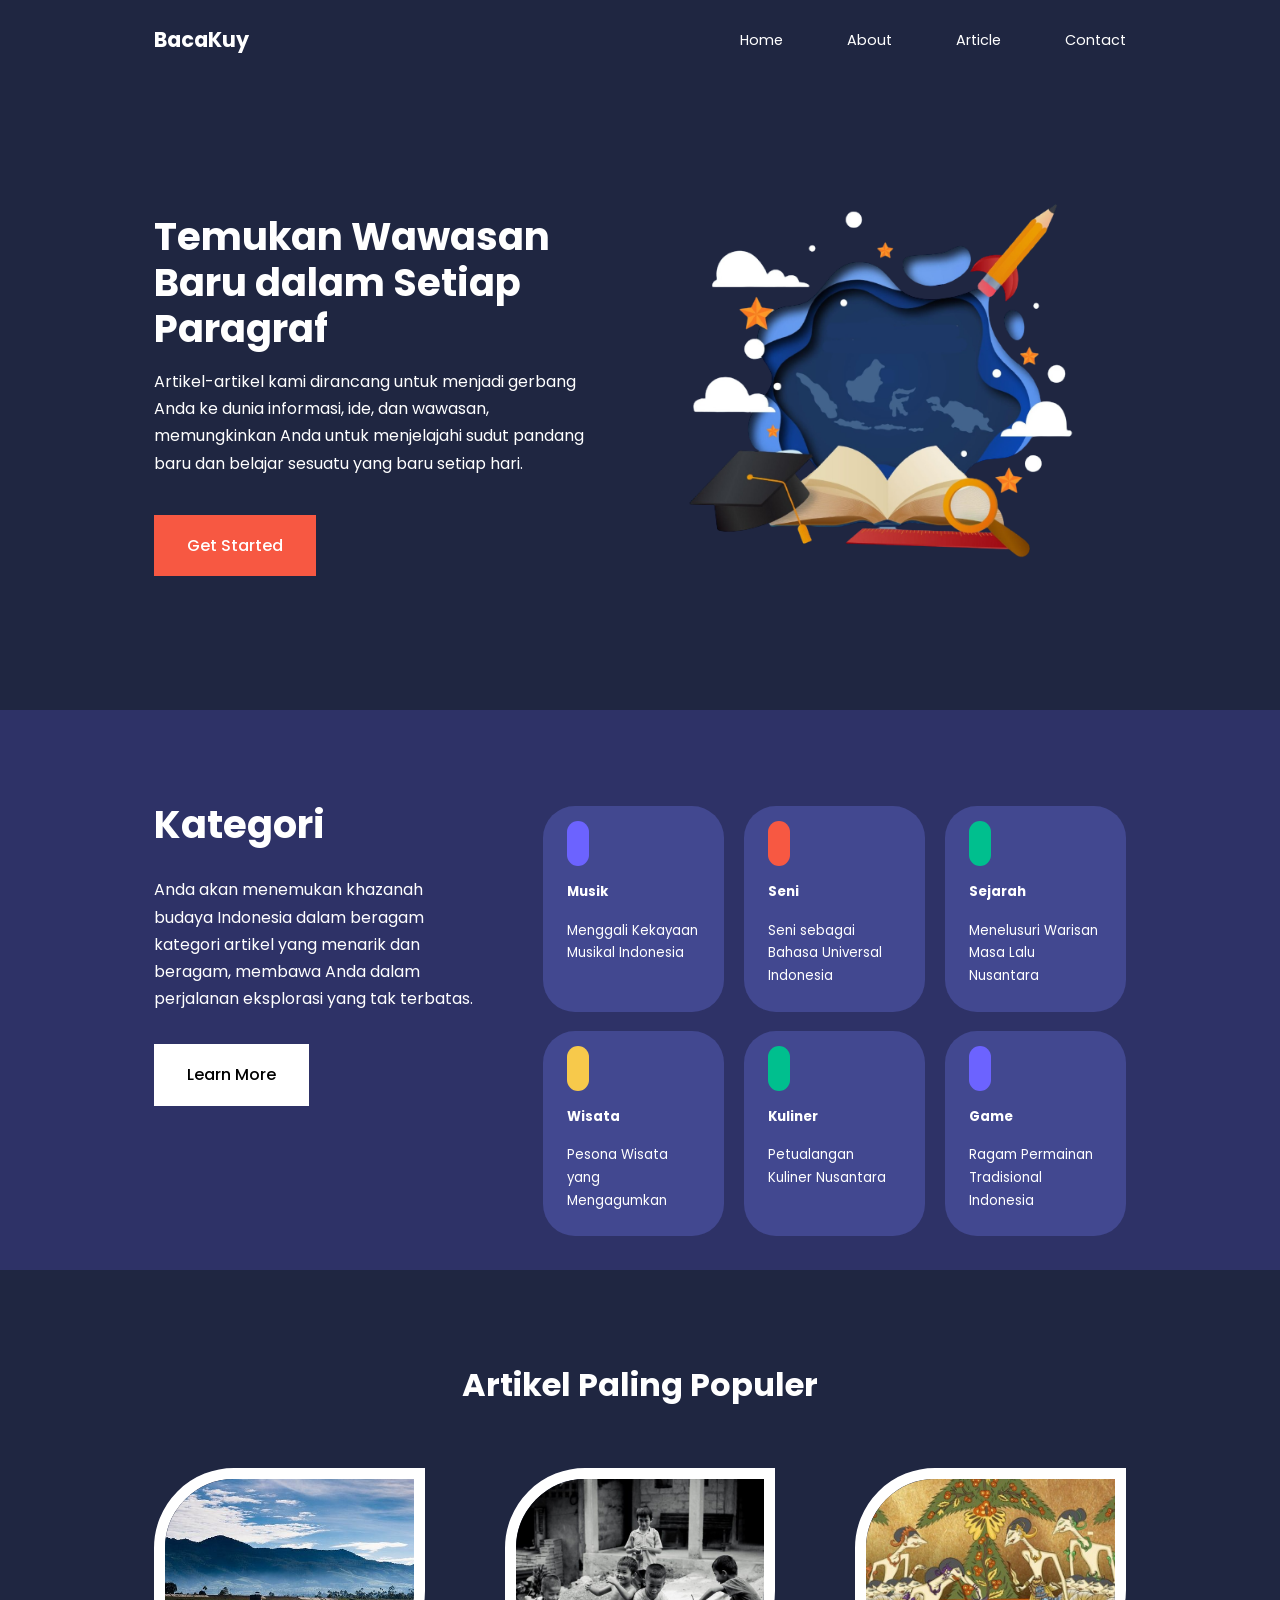
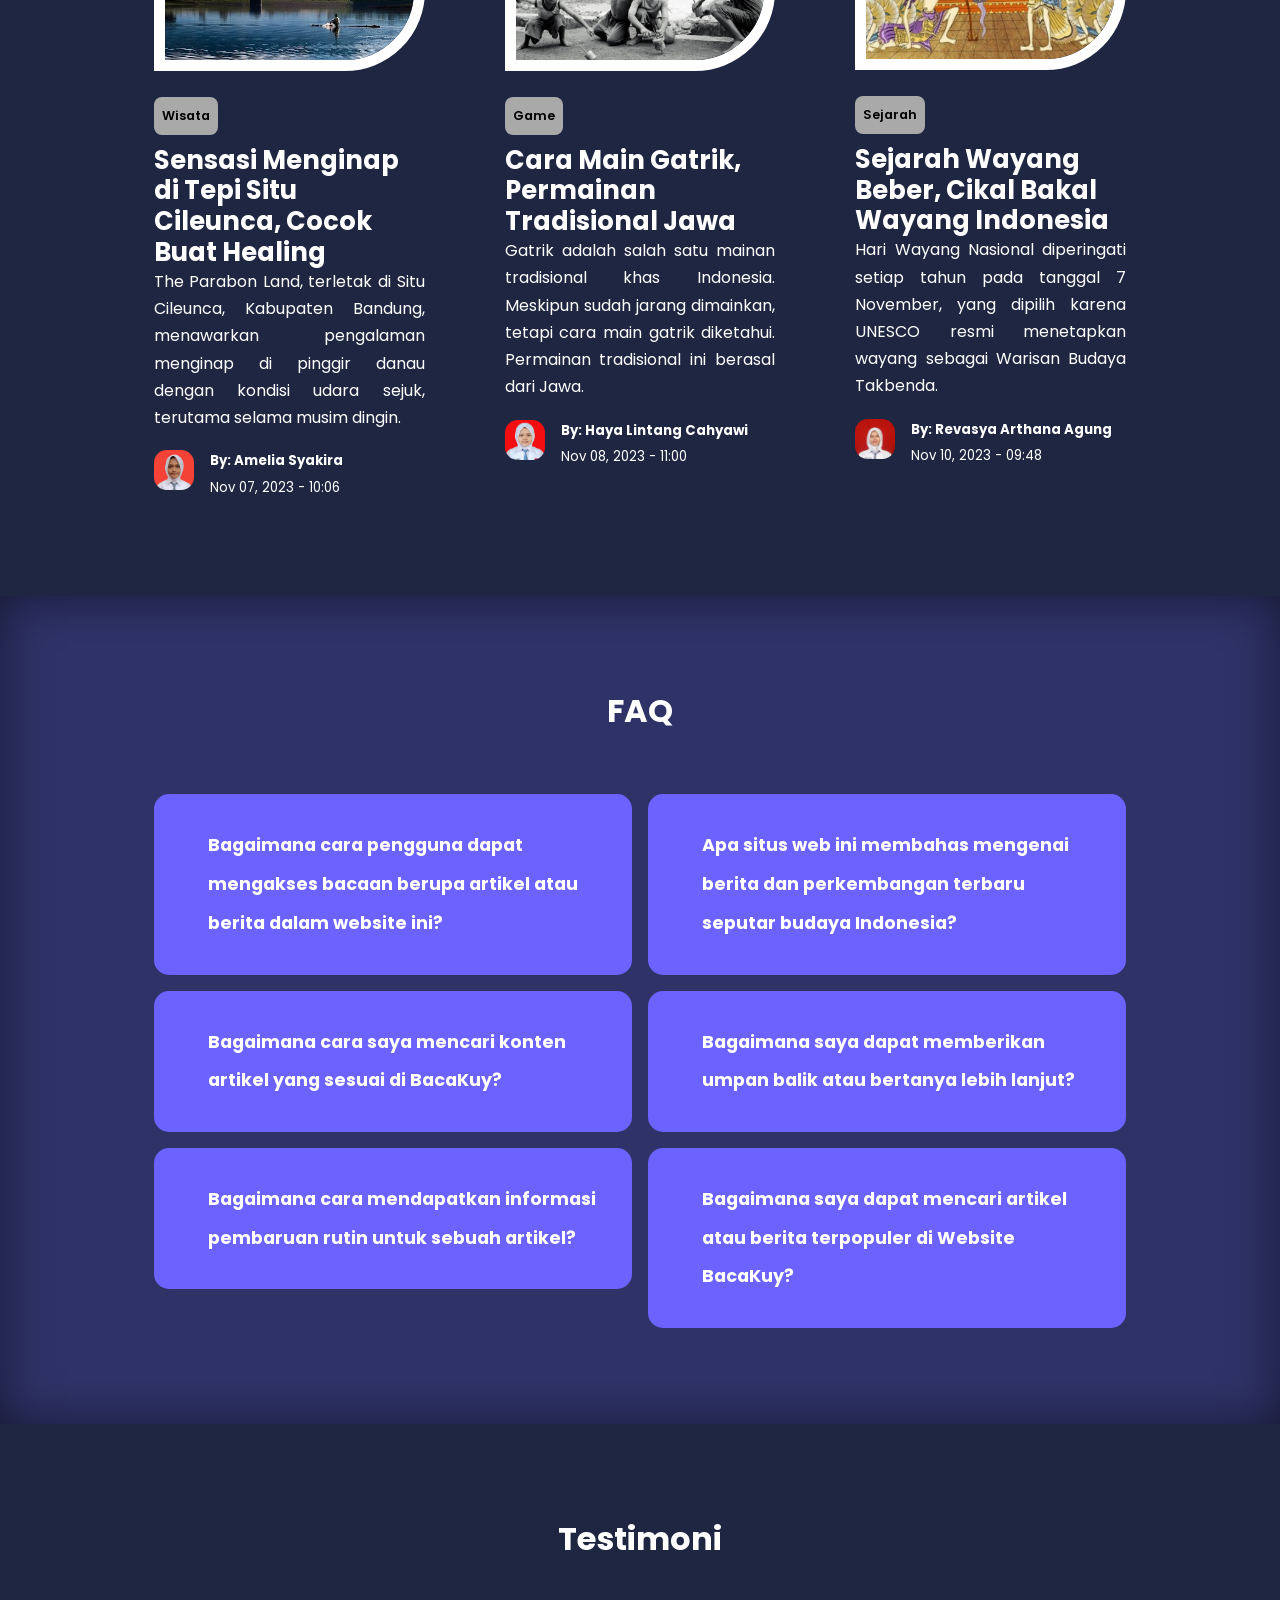
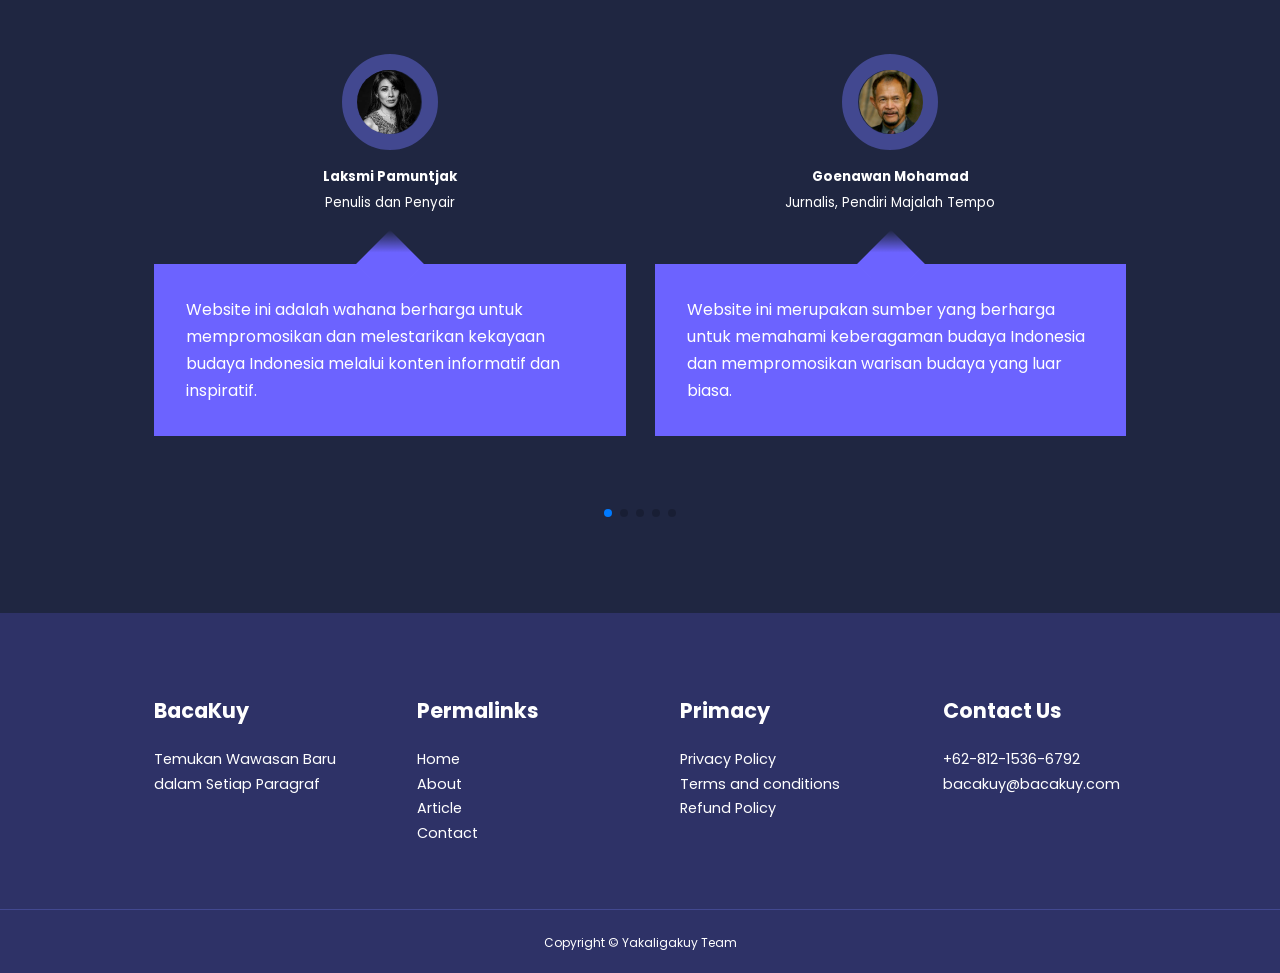
<file: index.html>
<!DOCTYPE html>
<html lang="en">
<head>
    <meta charset="UTF-8">
    <meta name="viewport" content="width=device-width, initial-scale=1.0">
    <link rel="stylesheet" href="style.css">
    <!--ICOUNTSCOUT CDN-->
    <link rel="stylesheet" href="https://unicons.iconscout.com/release/v4.0.8/css/line.css">
    <!--GOOGLE FONT (POPPINS)-->
    <link rel="preconnect" href="https://fonts.googleapis.com">
    <link rel="preconnect" href="https://fonts.gstatic.com" crossorigin>
    <link href="https://fonts.googleapis.com/css2?family=Poppins:wght@300;400;800&display=swap" rel="stylesheet">
    <!--SWIPPER JS-->
    <link rel="stylesheet" href="https://cdn.jsdelivr.net/npm/swiper@11/swiper-bundle.min.css"/>
    <title>BacaKuy</title>
</head>
<body>
    <!--Navbar-->
    <nav>
        <div class="container nav_container">
            <a href="index.html"><h4><i class="uil uil-book-open"></i> BacaKuy</h4></a>
            <ul class="nav_menu">
                <li><a href="index.html">Home</a></li>
                <li><a href="about.html">About</a></li>
                <li><a href="article.html">Article</a></li>
                <li><a href="contact.html">Contact</a></li>
            </ul>
            <button id="open-menu-btn"><i class="uil uil-bars"></i></button>
            <button id="close-menu-btn"><i class="uil uil-multiply"></i></i></button>
        </div>
    </nav>
    <!--Navbar End-->
    <!--Header-->
    <header>
        <div class="container header_container">
            <div class="header_left">
                <h1>Temukan Wawasan Baru dalam Setiap Paragraf</h1>
                <p>
                    Artikel-artikel kami dirancang untuk menjadi gerbang Anda ke dunia informasi, ide, dan wawasan, memungkinkan Anda untuk menjelajahi sudut pandang baru dan belajar sesuatu yang baru setiap hari.
                </p>
                <a href="article.html" class="btn btn-primary">Get Started</a>
            </div>
            <div class="header_right">
                <div class="header_right-image">
                    <img src="/images/header1.png" alt="">
                </div>
            </div>
        </div>
    </header>
    <!--Header End-->
    <!--Categories-->
    <section class="categories">
        <div class="container categories_container">
            <div class="categories_left">
                <h1>Kategori</h1>
                <p>
                    Anda akan menemukan khazanah budaya Indonesia dalam beragam kategori artikel yang menarik dan beragam, membawa Anda dalam perjalanan eksplorasi yang tak terbatas.
                </p>
                <a href="#" class="btn">Learn More</a>
            </div>
            <div class="categories_right">
                <article class="category">
                    <span class="category_icon"><a href="musik-category.html"><i class="uil uil-music"></i></a></span>
                    <h5>Musik</h5>
                    <p>Menggali Kekayaan Musikal Indonesia</p>
                </article>
                <article class="category">
                    <span class="category_icon"><a href="seni-category.html"><i class="uil uil-palette"></i></a></span>
                    <h5>Seni</h5>
                    <p>Seni sebagai Bahasa Universal Indonesia</p>
                </article>
                <article class="category">
                    <span class="category_icon"><a href="sejarah-category.html"><i class="uil uil-hourglass"></i></a></span>
                    <h5>Sejarah</h5>
                    <p>Menelusuri Warisan Masa Lalu Nusantara</p>
                </article>
                <article class="category">
                    <span class="category_icon"><a href="wisata-category.html"><i class="uil uil-map-marker"></i></a></span>
                    <h5>Wisata</h5>
                    <p>Pesona Wisata yang Mengagumkan</p>
                </article>
                <article class="category">
                    <span class="category_icon"><a href="kuliner-category.html"><i class="uil uil-restaurant"></i></a></span>
                    <h5>Kuliner</h5>
                    <p>Petualangan Kuliner Nusantara</p>
                </article>
                <article class="category">
                    <span class="category_icon"><a href="game-category.html"><i class="uil uil-tv-retro"></i></a></span>
                    <h5>Game</h5>
                    <p>Ragam Permainan Tradisional Indonesia</p>
                </article>
            </div>
        </div>
    </section>
    <!--Categories End-->  
    <!----------------POSTS------------------->
    <section class="posts">
        <h2>Artikel Paling Populer</h2>
        <div class="container posts__container">
            <article class="post">
                <div class="post__thumbnail">
                    <img src="./images/WISATA4.jpg" alt="">
                </div>
                <div class="post__info">
                    <a href="wisata-category.html" class="category__button">Wisata</a>
                    <h3 class="post__title">
                        <a href="wisata4.html">Sensasi Menginap di Tepi Situ Cileunca, Cocok Buat Healing</a>
                    </h3>
                    <p class="post__body">The Parabon Land, terletak di Situ Cileunca, Kabupaten Bandung, menawarkan pengalaman menginap di pinggir danau dengan kondisi udara sejuk, terutama selama musim dingin. </p>
                <div class="post__author">
                    <div class="post__author-avatar">
                        <img src="./images/PROFILAMEL.jpg" alt="">
                    </div>
                    <div class="post__author-info">
                        <h5>By: Amelia Syakira</h5>
                        <small>Nov 07, 2023 - 10:06</small>
                    </div>
                </div> 
            </article>
            <article class="post">
                <div class="post__thumbnail">
                    <img src="./images/PERMAINANTRADISIONAL4.jpg" alt="">
                </div>
                <div class="post__info">
                    <a href="game-category.html" class="category__button">Game</a>
                    <h3 class="post__title">
                        <a href="game4.html">Cara Main Gatrik, Permainan Tradisional Jawa </a>
                    </h3>
                    <p class="post__body">Gatrik adalah salah satu mainan tradisional khas Indonesia. Meskipun sudah jarang dimainkan, tetapi cara main gatrik diketahui. Permainan tradisional ini berasal dari Jawa.   </p>
                <div class="post__author">
                    <div class="post__author-avatar">
                        <img src="./images/PROFILHAYA.jpg" alt="">
                    </div>
                    <div class="post__author-info">
                        <h5>By: Haya Lintang Cahyawi</h5>
                        <small>Nov 08, 2023 - 11:00</small>
                    </div>
                </div>
                </div>
            </article>
            <article class="post">
                <div class="post__thumbnail">
                    <img src="./images/SEJARAH5.jpg" alt="">
                </div>
                <div class="post__info">
                    <a href="sejarah-category.html" class="category__button">Sejarah</a>
                    <h3 class="post__title">
                        <a href="sejarah5.html">Sejarah Wayang Beber, Cikal Bakal Wayang Indonesia</a>
                    </h3>
                    <p class="post__body">Hari Wayang Nasional diperingati setiap tahun pada tanggal 7 November, yang dipilih karena UNESCO resmi menetapkan wayang sebagai Warisan Budaya Takbenda. </p>
                    <div class="post__author">
                    <div class="post__author-avatar">
                        <img src="./images/PROFILREVA.jpg" alt="">
                    </div>
                    <div class="post__author-info">
                        <h5>By: Revasya Arthana Agung</h5>
                        <small>Nov 10, 2023 - 09:48</small>
                    </div>
                </div>
                </div>
            </article>
        </div>
    </section>
    <!----------------END OF POSTS------------------->
    <!----------------FAQ------------------->
    <section class="faqs">
        <h2>FAQ</h2>
        <div class="container faqs__container">
            <article class="faq">
                <div class="faq__icon"><i class="uil uil-plus"></i></div>
                <div class="question__answer">
                     <h4> Bagaimana cara pengguna dapat mengakses bacaan berupa artikel atau berita dalam website ini?</h4>
                    <p>
                        Anda dapat mengaksesnya dengan perangkat komputer atau mobile yang terhubung ke internet. Kunjungi situs website kami.
                    </p>
                </div>
            </article>

            <article class="faq">
                <div class="faq__icon"><i class="uil uil-plus"></i></div>
                <div class="question__answer">
                    <h4>Apa situs web ini membahas mengenai berita dan perkembangan terbaru seputar budaya Indonesia?</h4>
                    <p>
                        Kami sebisa mungkin akan memberikan sebuah artikel atau berita terbaru seputar kebudayaan Indonesia setiap harinya.
                    </p>
                </div>
            </article>

            <article class="faq">
                <div class="faq__icon"><i class="uil uil-plus"></i></div>
                <div class="question__answer">
                    <h4>Bagaimana cara saya mencari konten artikel yang sesuai di BacaKuy?</h4>
                    <p>
                        Anda dapat menemukan konten artikel yang sesuai dengan menjelajahi kategori-kategori seperti Musik, Seni, Sejarah, Wisata, Kuliner, dan Game. 
                    </p>
                </div>
            </article>

            <article class="faq">
                <div class="faq__icon"><i class="uil uil-plus"></i></div>
                <div class="question__answer">
                    <h4> Bagaimana saya dapat memberikan umpan balik atau bertanya lebih lanjut? </h4>
                    <p>
                        Kami menghargai setiap umpan balik dari pembaca kami. Jika Anda memiliki pertanyaan, komentar, atau saran, silakan kirimkan melalui halaman <a style="color: #3f426e;" href="contact.html"><b>Contact</b></a>
                    </p>
                </div>
            </article>
            
            <article class="faq">
                <div class="faq__icon"><i class="uil uil-plus"></i></div>
                <div class="question__answer">
                    <h4>Bagaimana cara mendapatkan informasi pembaruan rutin untuk sebuah artikel?</h4>
                    <p>
                        Anda dapat membuka website kami setiap harinya untuk mendapatkan pemberitahuan artikel atau berita baru serta bisa cek sosial media kami sebab akan kami update setiap ada berita terkni.
                    </p>
                </div>
            </article>

            <article class="faq">
                <div class="faq__icon"><i class="uil uil-plus"></i></div>
                <div class="question__answer">
                    <h4>Bagaimana saya dapat mencari artikel atau berita terpopuler di Website BacaKuy?</h4>
                    <p>
                        Anda dapat menemukan artikel terpopuler dengan mengunjungi bagian "Artikel Populer". Di sana, Anda akan menemukan daftar artikel yang paling banyak dibaca dan dibagikan oleh pembaca kami.
                    </p>
                </div>
            </article>
        </div>
    </section>
        <!----------------END OF FAQ------------------->

    <section class="container testimonial__container mySwiper">
        <h2>Testimoni</h2>
        <div class="swiper-wrapper">
            <article class="testimonial swiper-slide">
                <div class="avatar">
                    <img src="images/TESTIMONIALREVISI1.jpg">
                </div>
                <div class="testimonial__info">
                    <h5>Laksmi Pamuntjak</h5>
                    <small>Penulis dan Penyair</small>
                </div>
                <div class="testimonial__body">
                    <p>Website ini adalah wahana berharga untuk mempromosikan dan melestarikan kekayaan budaya Indonesia melalui konten informatif dan inspiratif.</p>
                </div>
            </article>

            <article class="testimonial swiper-slide">
                <div class="avatar">
                    <img src="images/TESTIMONIALREVISI2.png">
                </div>
                <div class="testimonial__info">
                    <h5>Goenawan Mohamad</h5>
                    <small>Jurnalis, Pendiri Majalah Tempo</small>
                </div>
                <div class="testimonial__body">
                    <p>Website ini merupakan sumber yang berharga untuk memahami keberagaman budaya Indonesia dan mempromosikan warisan budaya yang luar biasa.</p>
                </div>
            </article>

            <article class="testimonial swiper-slide">
                <div class="avatar">
                    <img src="images/TESTIMONIALREVISI3.jpg">
                </div>
                <div class="testimonial__info">
                    <h5>Prof. Dr. B.J. Habibie</h5>
                    <small>Akademis Teknik dan Teknologi</small>
                </div>
                <div class="testimonial__body">
                    <p>Website ini merupakan jembatan yang menghubungkan budaya dan teknologi, memungkinkan kita untuk melestarikan dan membagikan kebudayaan kita kepada dunia.</p>
                </div>
            </article>

            <article class="testimonial swiper-slide">
                <div class="avatar">
                    <img src="images/TESTIMONIAL4.jpg">
                </div>
                <div class="testimonial__info">
                    <h5>Najwa Shihab</h5>
                    <small>Jurnalis dan Pembawa Acara Televisi</small>
                </div>
                <div class="testimonial__body">
                    <p>Website ini adalah jendela yang luar biasa untuk memperkenalkan budaya Indonesia kepada dunia dan akan memainkan peran penting dalam melestarikan kebudayaan Indonesia.</p>
                </div>
            </article>

            <article class="testimonial swiper-slide">
                <div class="avatar">
                    <img src="images/TESTIMONIALREVISI5.jpg">
                </div>
                <div class="testimonial__info">
                    <h5>Dewi Saraswati</h5>
                    <small>Pembaca Setia</small>
                </div>
                <div class="testimonial__body">
                    <p>Website ini adalah harta karun bagi pecinta budaya Indonesia dengan konten informatif dan mendalam yang membantu dalam pemahaman terhadap kekayaan budaya Indonesia.</p>
                </div>
            </article>

            <article class="testimonial swiper-slide">
                <div class="avatar">
                    <img src="images/TESTIMONIALREVISI6.jpg">
                </div>
                <div class="testimonial__info">
                    <h5>Khofifah Indar Parawansa</h5>
                    <small>Menteri Sosial Indonesia</small>
                </div>
                <div class="testimonial__body">
                    <p>Website ini adalah alat efektif untuk menyebarkan berita dan informasi budaya ke seluruh negeri, membantu menjaga warisan budaya Indonesia yang kaya dan beragam.</p>
                </div>
            </article>
        </div>
        <div class="swiper-pagination"></div>
    </section>

    <!--Footer-->
    <footer class="footer">
        <div class="container footer_container">
            <div class="footer_1">
                <a href="about.html" class="footer_logo"><h4>BacaKuy</h4></a>
                <p>Temukan Wawasan Baru dalam Setiap Paragraf</p>
            </div> 
              
            <div class="footer_2">
                <h4>Permalinks</h4>
                <ul class="primalinks">
                    <li><a href="index.html">Home</a></li>
                    <li><a href="about.html">About</a></li>
                    <li><a href="article.html">Article</a></li>
                    <li><a href="contact.html">Contact</a></li>  
                </ul>
            </div>
    
            <div class="footer_3">
                <h4>Primacy</h4>
                <ul class="privacy">
                    <li><a href="#">Privacy Policy</a></li>
                    <li><a href="#">Terms and conditions</a></li>
                    <li><a href="#">Refund Policy</a></li>
                </ul>
            </div>
    
            <div class="footer_4">
                <h4>Contact Us</h4>
                <div>
                    <p>+62-812-1536-6792</p>
                    <p>bacakuy@bacakuy.com</p>
                </div>
            
                <ul class="footer_socials">
                    <li>
                        <a href="#"><i class="uil uil-facebook-f"></i></a>
                    </li>
                    <li>
                        <a href="#"><i class="uil uil-instagram"></i></a>
                    </li>
                    <li>
                        <a href="#"><i class="uil uil-twitter"></i></a>
                    </li>
                    <li>
                        <a href="#"><i class="uil uil-linkedin"></i></a>
                    </li>
                </ul>
            </div>
        </div>
        <div class="footer_copyright">
            <small>Copyright &copy; Yakaligakuy Team</small>
        </div>
    </footer>

    <script src="https://cdn.jsdelivr.net/npm/swiper@11/swiper-bundle.min.js"></script>
    <script>
        var swiper = new Swiper(".mySwiper", {
        slidesPerView: 1,
        spaceBetween: 30,
        pagination: {
        el: ".swiper-pagination",
        clickable: true,
      },
      //when window widhth is >= 600px
      breakpoints: {
        600: {
            slidesPerView: 2 
        }
      }
    });
    </script>
    <script src="main.js" defer></script>
</body>
</html>
</file>
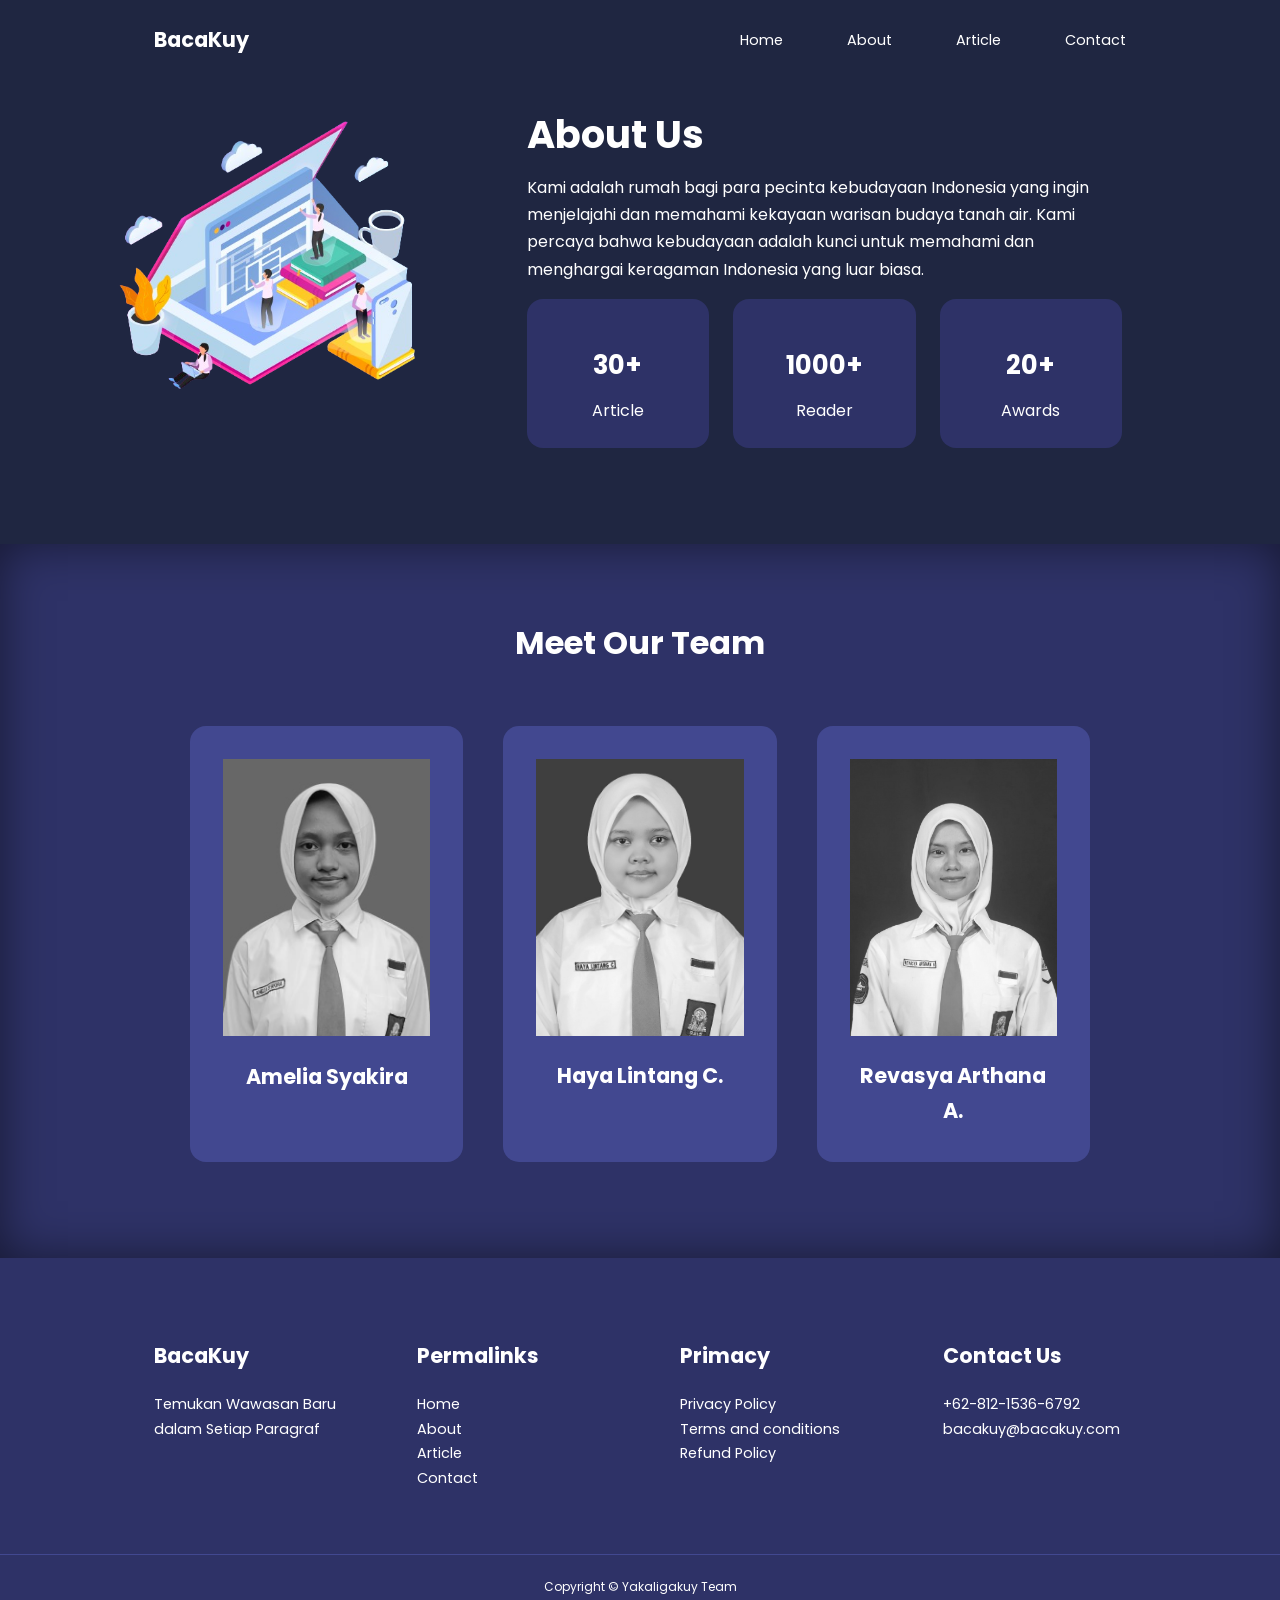
<file: about.html>
<!DOCTYPE html>
<html lang="en">
    <head>
        <meta charset="UTF-8">
        <meta name="viewport" content="width=device-width, initial-scale=1.0">
        <link rel="stylesheet" href="about.css">
        <!--ICOUNTSCOUT CDN-->
        <link rel="stylesheet" href="https://unicons.iconscout.com/release/v4.0.8/css/line.css">
        <!--GOOGLE FONT (POPPINS)-->
        <link rel="preconnect" href="https://fonts.googleapis.com">
        <link rel="preconnect" href="https://fonts.gstatic.com" crossorigin>
        <link href="https://fonts.googleapis.com/css2?family=Poppins:wght@300;400;800&display=swap" rel="stylesheet">
        <!--SWIPPER JS-->
        <link rel="stylesheet" href="https://cdn.jsdelivr.net/npm/swiper@11/swiper-bundle.min.css"/>
        <title>BacaKuy</title>
    </head>
    <body>
        <nav>
            <div class="container nav_container">
                <a href="index.html"><h4><i class="uil uil-book-open"></i> BacaKuy</h4></a>
                <ul class="nav_menu">
                    <li><a href="index.html">Home</a></li>
                    <li><a href="about.html">About</a></li>
                    <li><a href="article.html">Article</a></li>
                    <li><a href="contact.html">Contact</a></li>
                </ul>
                <button id="open-menu-btn"><i class="uil uil-bars"></i></button>
            </div>
        </nav>
        <!--About acipmen-->
        <section class="about__achievments">
            <div class="about__achievments-container">
                <div class="about__achievments-left">
                    <img src="images/about.png">
                </div>
                <div class="about__achievments-right">
                    <h1>About Us</h1>
                    <p>Kami adalah rumah bagi para pecinta kebudayaan Indonesia yang ingin menjelajahi dan memahami kekayaan warisan budaya tanah air. Kami percaya bahwa kebudayaan adalah kunci untuk memahami dan menghargai keragaman Indonesia yang luar biasa.</p>
                    <div class="achievements__cards">
                        <article class="achievements__card">
                            <span class="achievements__icon">
                                <i class="uil uil-books"></i>
                            </span>
                            <h3>30+</h3>
                            <p>Article</p>
                        </article>
                        
                        <article class="achievements__card">
                            <span class="achievements__icon">
                                <i class="uil uil-users-alt"></i>
                            </span>
                            <h3>1000+</h3>
                            <p>Reader</p>
                        </article>

                        <article class="achievements__card">
                            <span class="achievements__icon">
                                <i class="uil uil-award"></i>
                            </span>
                            <h3>20+</h3>
                            <p>Awards</p>
                        </article>
                    </div>
                </div>
            </div>
        </section>
        <!--About Team-->
            <section class="team">
                <h2>Meet Our Team</h2>
                <div class="container team__container">

                    <article class="team__member">
                        <div class="team__member-image">
                            <img src="images/PROFILAMEL.jpg">
                            <div class="team__member-info">
                                <h4>Amelia Syakira</h4>
                            </div>
                            <div class="team__member-sosial">
                                <a href="https://instagram.com/amllsykr?igshid=MzMyNGUyNmU2YQ==" target="_blank"><i class="uil uil-instagram"></i></a>
                                <a href="https://twitter.com/amlsykr_" target="_blank"><i class="uil uil-twitter"></i></a>
                                <a href="https://www.linkedin.com/in/amelia-syakira-383681248" target="_blank"><i class="uil uil-linkedin"></i></a>
                            </div>
                        </div>
                    </article>

                    <article class="team__member">
                        <div class="team__member-image">
                            <img src="images/PROFILHAYA.jpg">
                            <div class="team__member-info">
                                <h4>Haya Lintang C.</h4>
                            </div>
                            <div class="team__member-sosial">
                                <a href="https://instagram.com/_hayalintang?igshid=MzMyNGUyNmU2YQ" target="_blank"><i class="uil uil-instagram"></i></a>
                                <a href="https://x.com/hycraftsites?t=6hDZf8wU85BcQYX_1UqizA&s=09" target="_blank"><i class="uil uil-twitter"></i></a>
                                <a href="https://www.linkedin.com/in/haya-lintang-cahyawi-a36034249?utm_source=share&utm_campaign=share_via&utm_content=profile&utm_medium=android_app" target="_blank"><i class="uil uil-linkedin"></i></a>
                            </div>
                        </div>
                    </article>

                    <article class="team__member">
                        <div class="team__member-image">
                            <img src="images/PROFILREVA.jpg">
                            <div class="team__member-info">
                                <h4>Revasya Arthana A.</h4>
                            </div>
                            <div class="team__member-sosial">
                                <a href="https://instagram.com/rvthagy?igshid=YTQwZjQ0NmI0OA" target="_blank"><i class="uil uil-instagram"></i></a>
                                <a href="https://twitter.com/rvsyarag " target="_blank"><i class="uil uil-twitter"></i></a>
                                <a href="https://id.linkedin.com/in/rvsyaarag" target="_blank"><i class="uil uil-linkedin"></i></a>
                            </div>
                        </div>
                    </article>

                    </div>  
                    </div>
                </div>
            </section>
        <!--Footer-->
        <footer class="footer">
            <div class="container footer_container">
                <div class="footer_1">
                    <a href="about.html" class="footer_logo"><h4>BacaKuy</h4></a>
                    <p>Temukan Wawasan Baru dalam Setiap Paragraf</p>
                </div> 
                
                <div class="footer_2">
                    <h4>Permalinks</h4>
                    <ul class="primalinks">
                        <li><a href="index.html">Home</a></li>
                        <li><a href="about.html">About</a></li>
                        <li><a href="article.html">Article</a></li>
                        <li><a href="contact.html">Contact</a></li>  
                    </ul>
                </div>

                <div class="footer_3">
                    <h4>Primacy</h4>
                    <ul class="privacy">
                        <li><a href="#">Privacy Policy</a></li>
                        <li><a href="#">Terms and conditions</a></li>
                        <li><a href="#">Refund Policy</a></li>
                    </ul>
                </div>

                <div class="footer_4">
                    <h4>Contact Us</h4>
                    <div>
                        <p>+62-812-1536-6792</p>
                        <p>bacakuy@bacakuy.com</p>
                    </div>
                
                    <ul class="footer_socials">
                        <li>
                            <a href="#"><i class="uil uil-facebook-f"></i></a>
                        </li>
                        <li>
                            <a href="#"><i class="uil uil-instagram"></i></a>
                        </li>
                        <li>
                            <a href="#"><i class="uil uil-twitter"></i></a>
                        </li>
                        <li>
                            <a href="#"><i class="uil uil-linkedin"></i></a>
                        </li>
                    </ul>
                </div>
            </div>
            <div class="footer_copyright">
                <small>Copyright &copy; Yakaligakuy Team</small>
            </div>
        </footer>
        <script src="main.js"></script>
    </body>
</html>
</file>
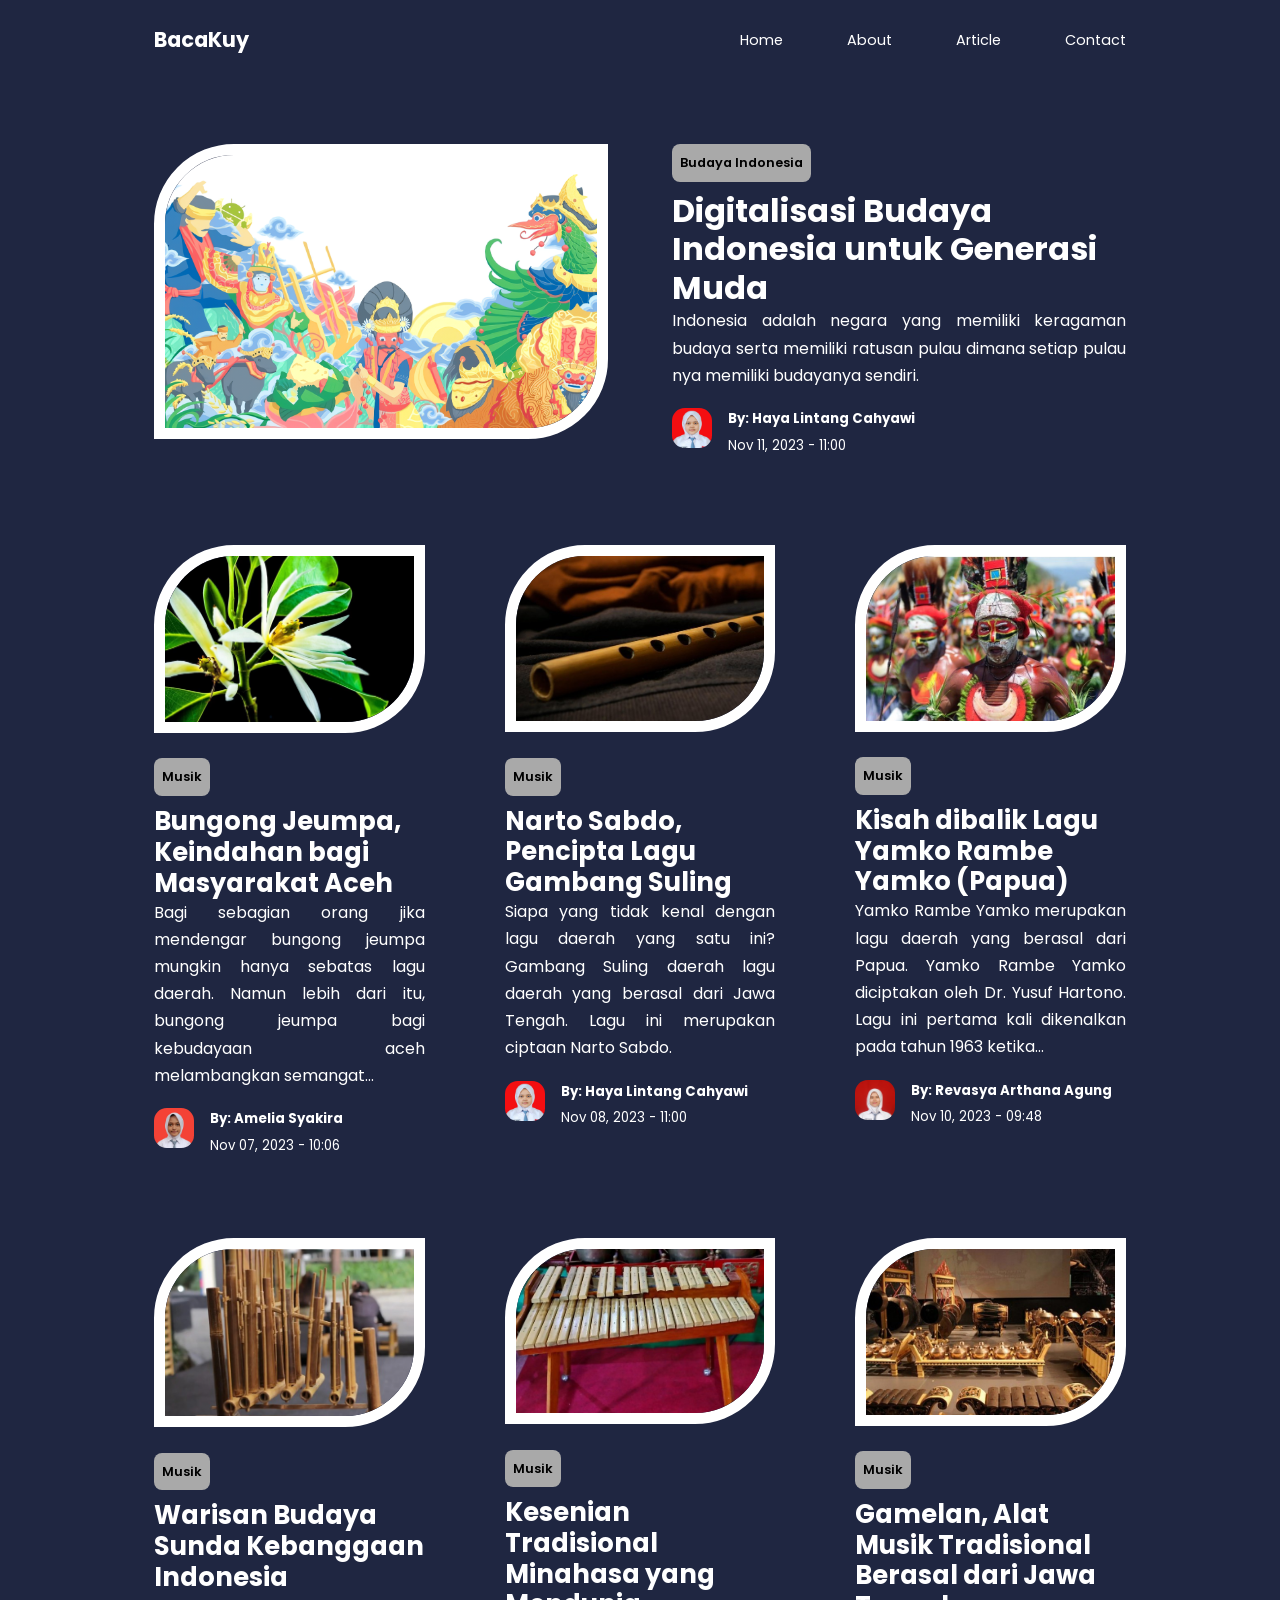
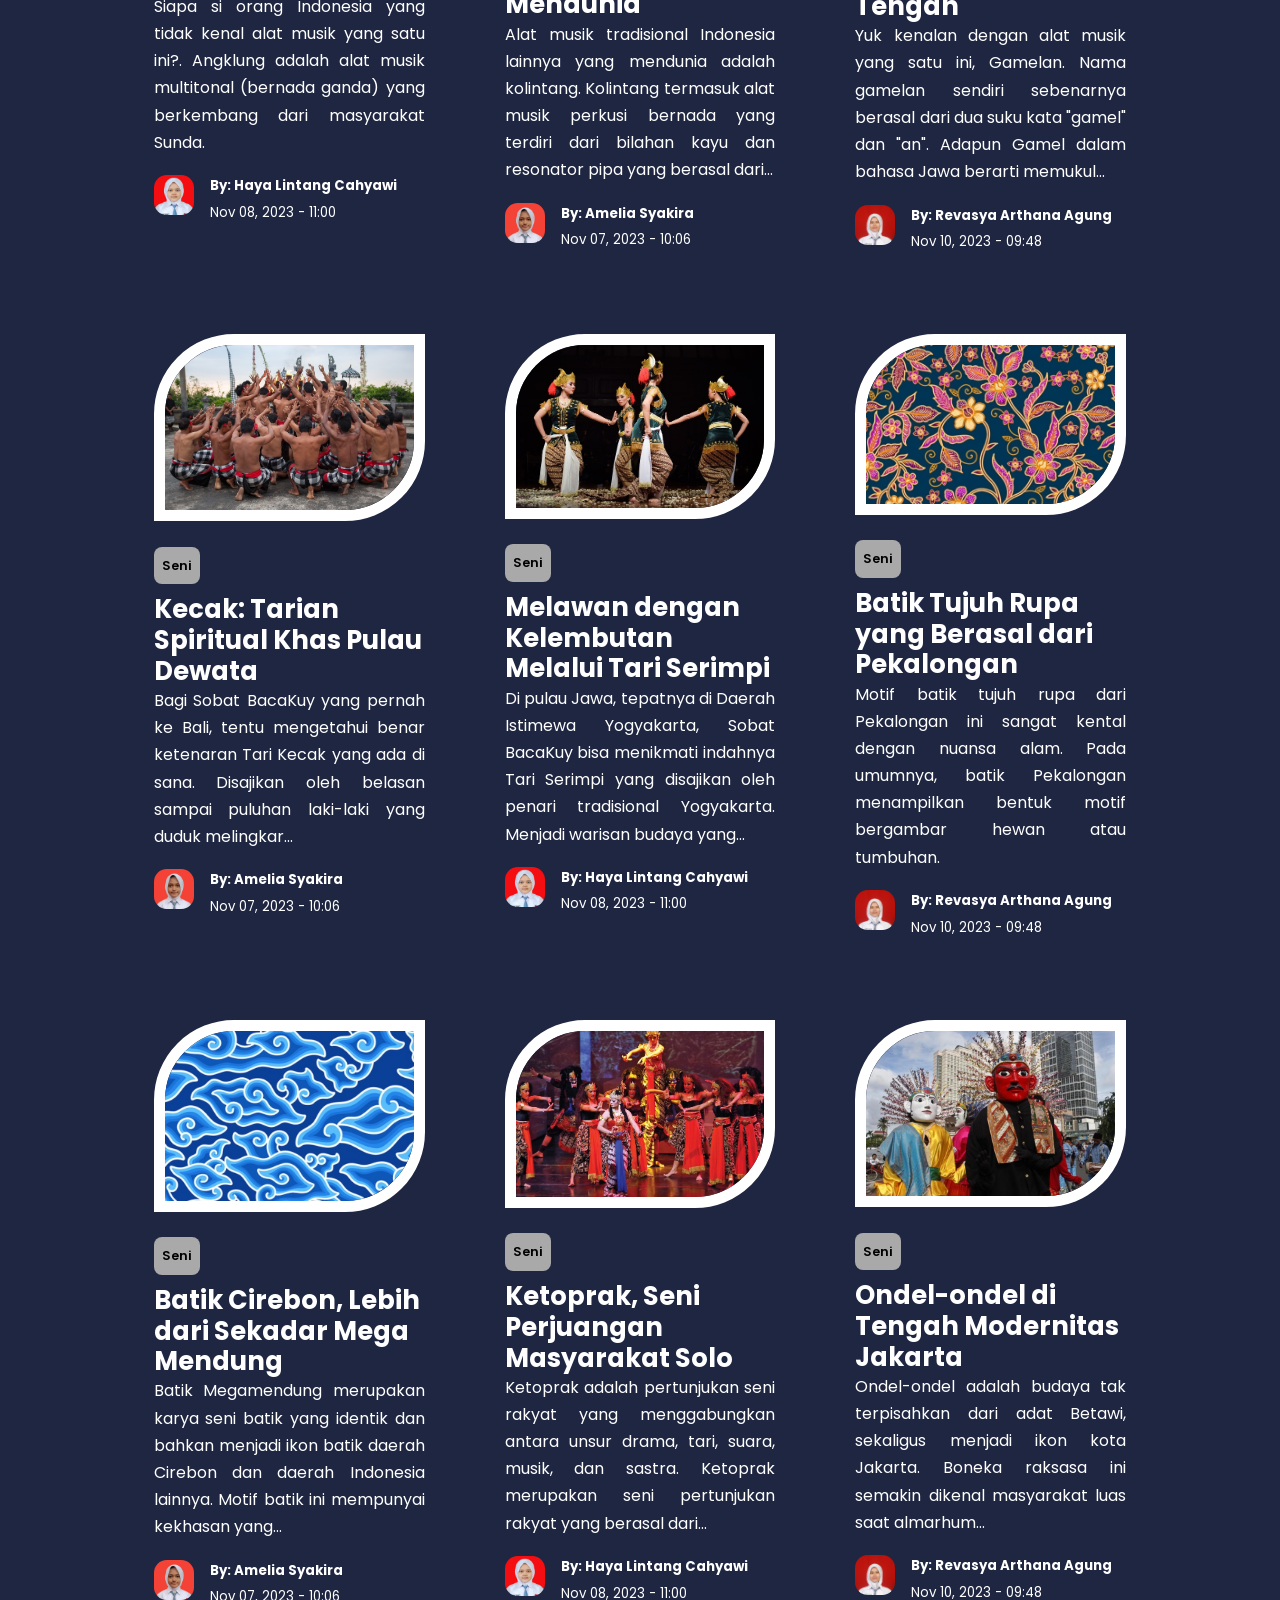
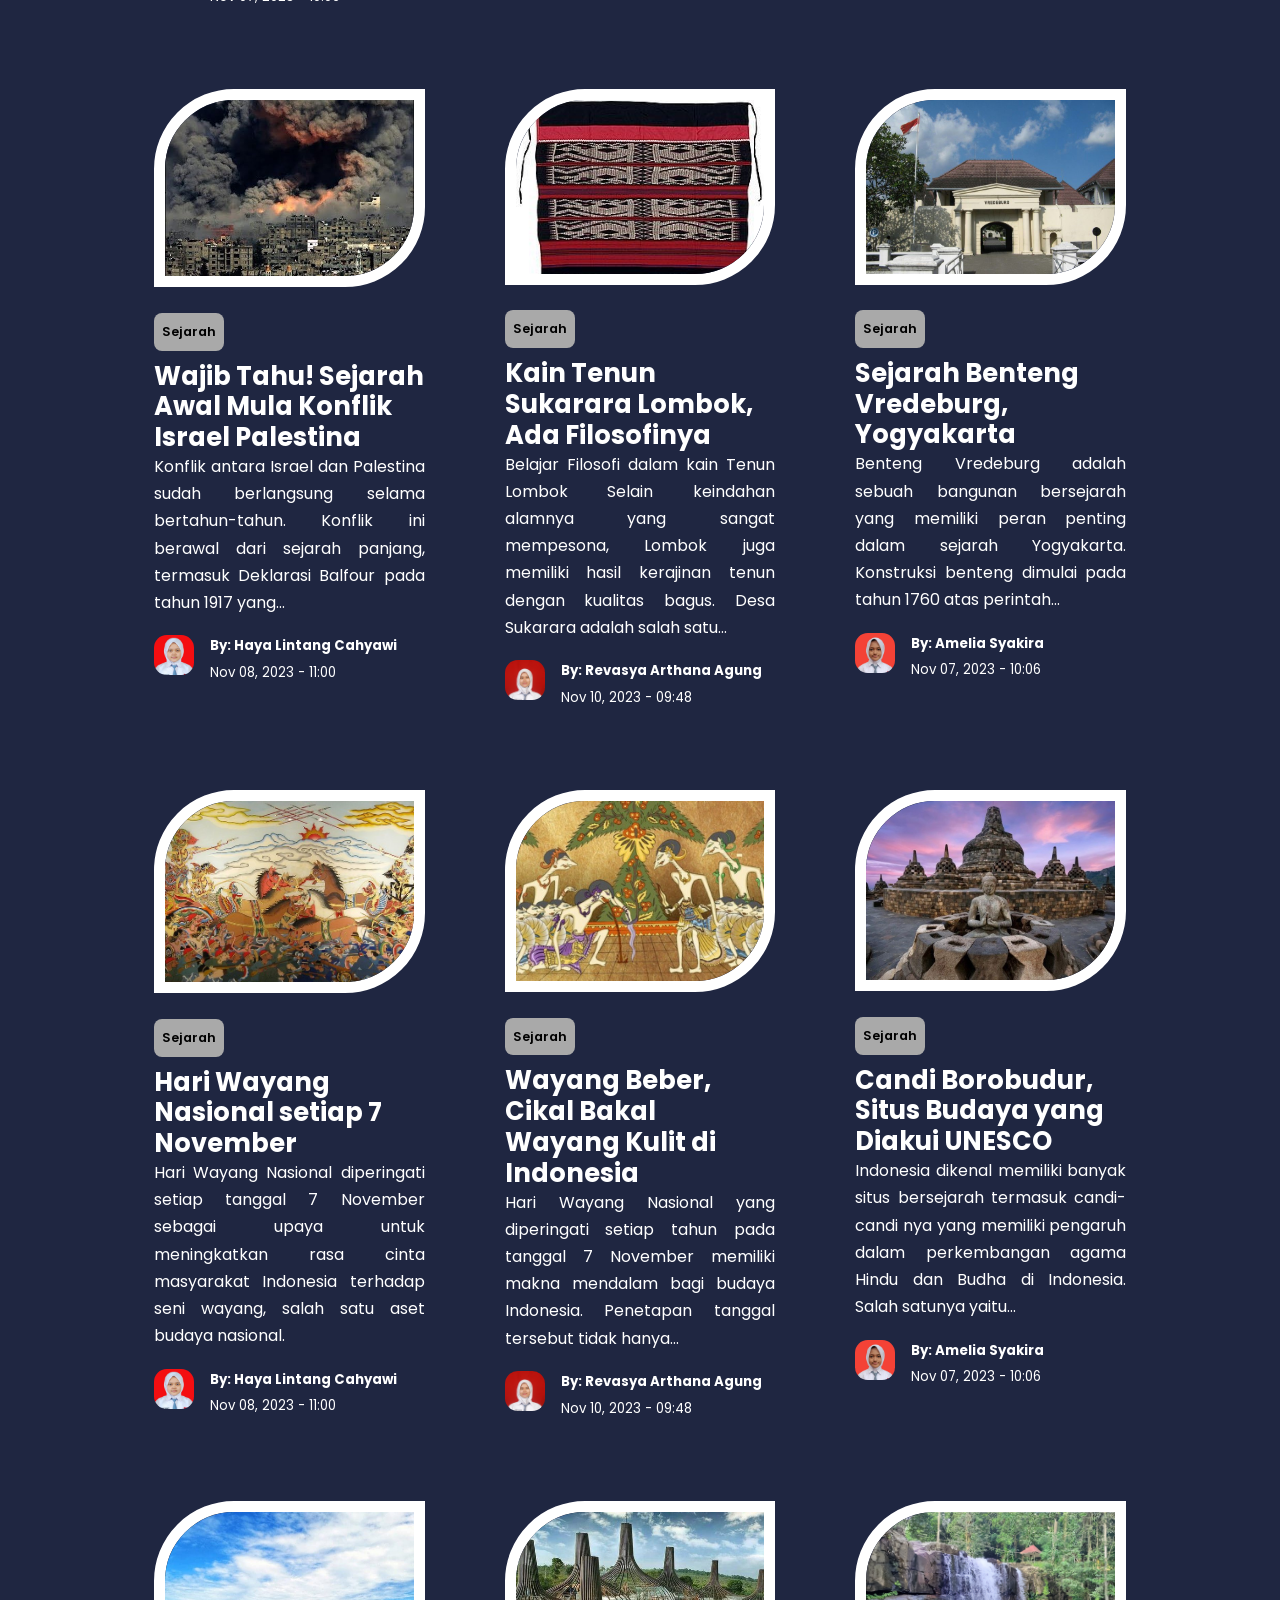
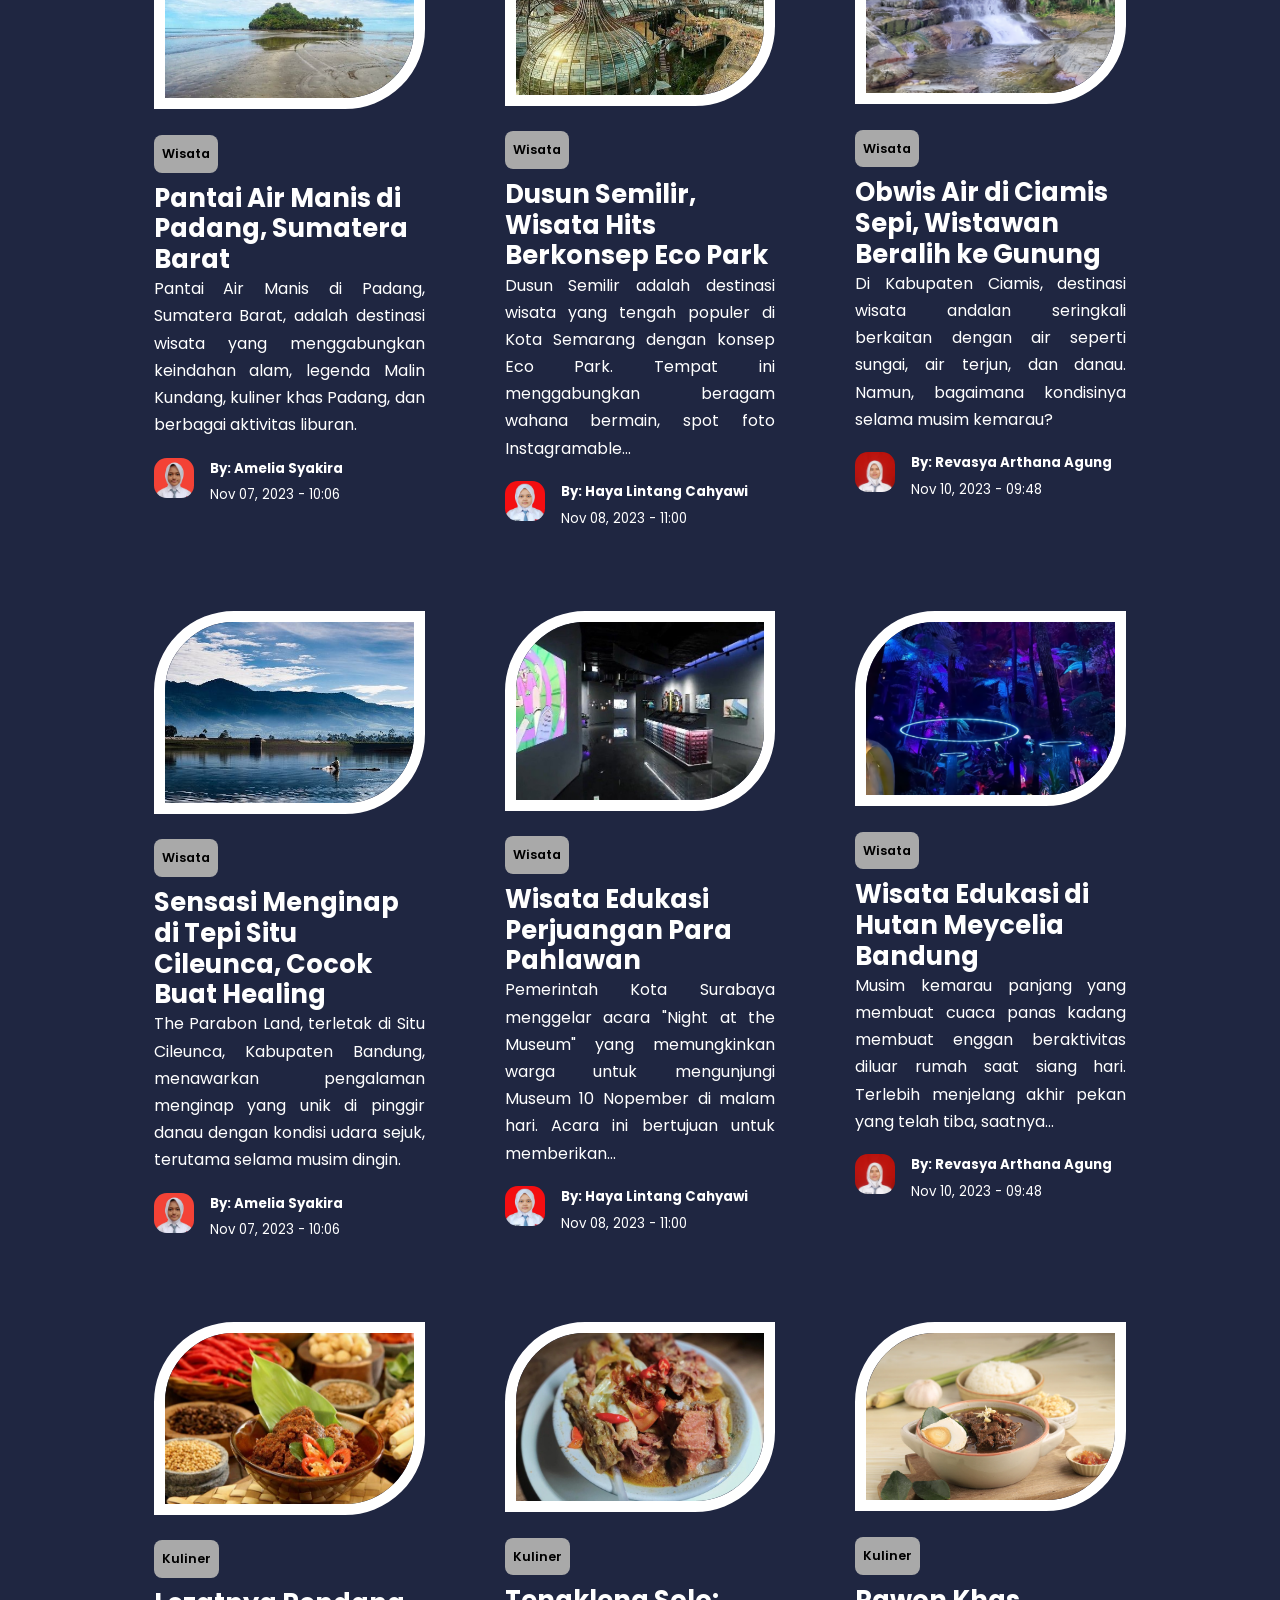
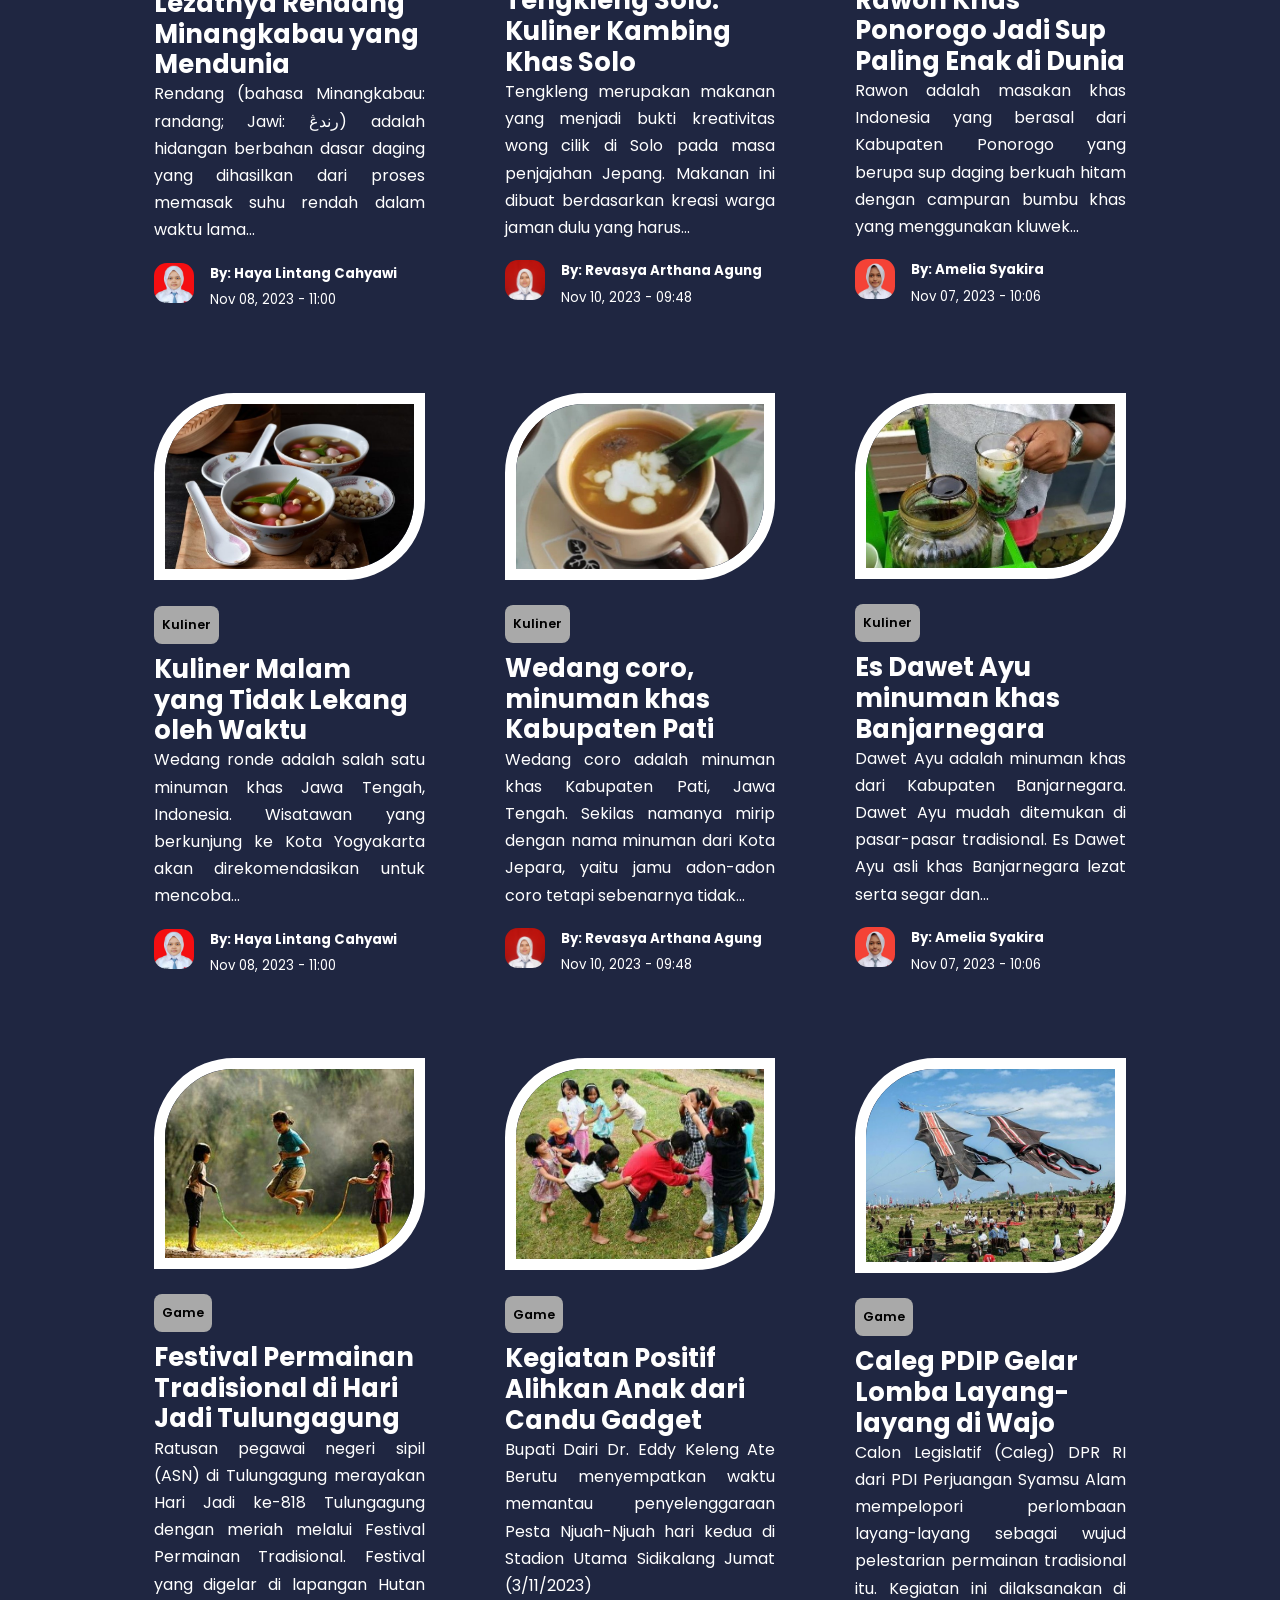
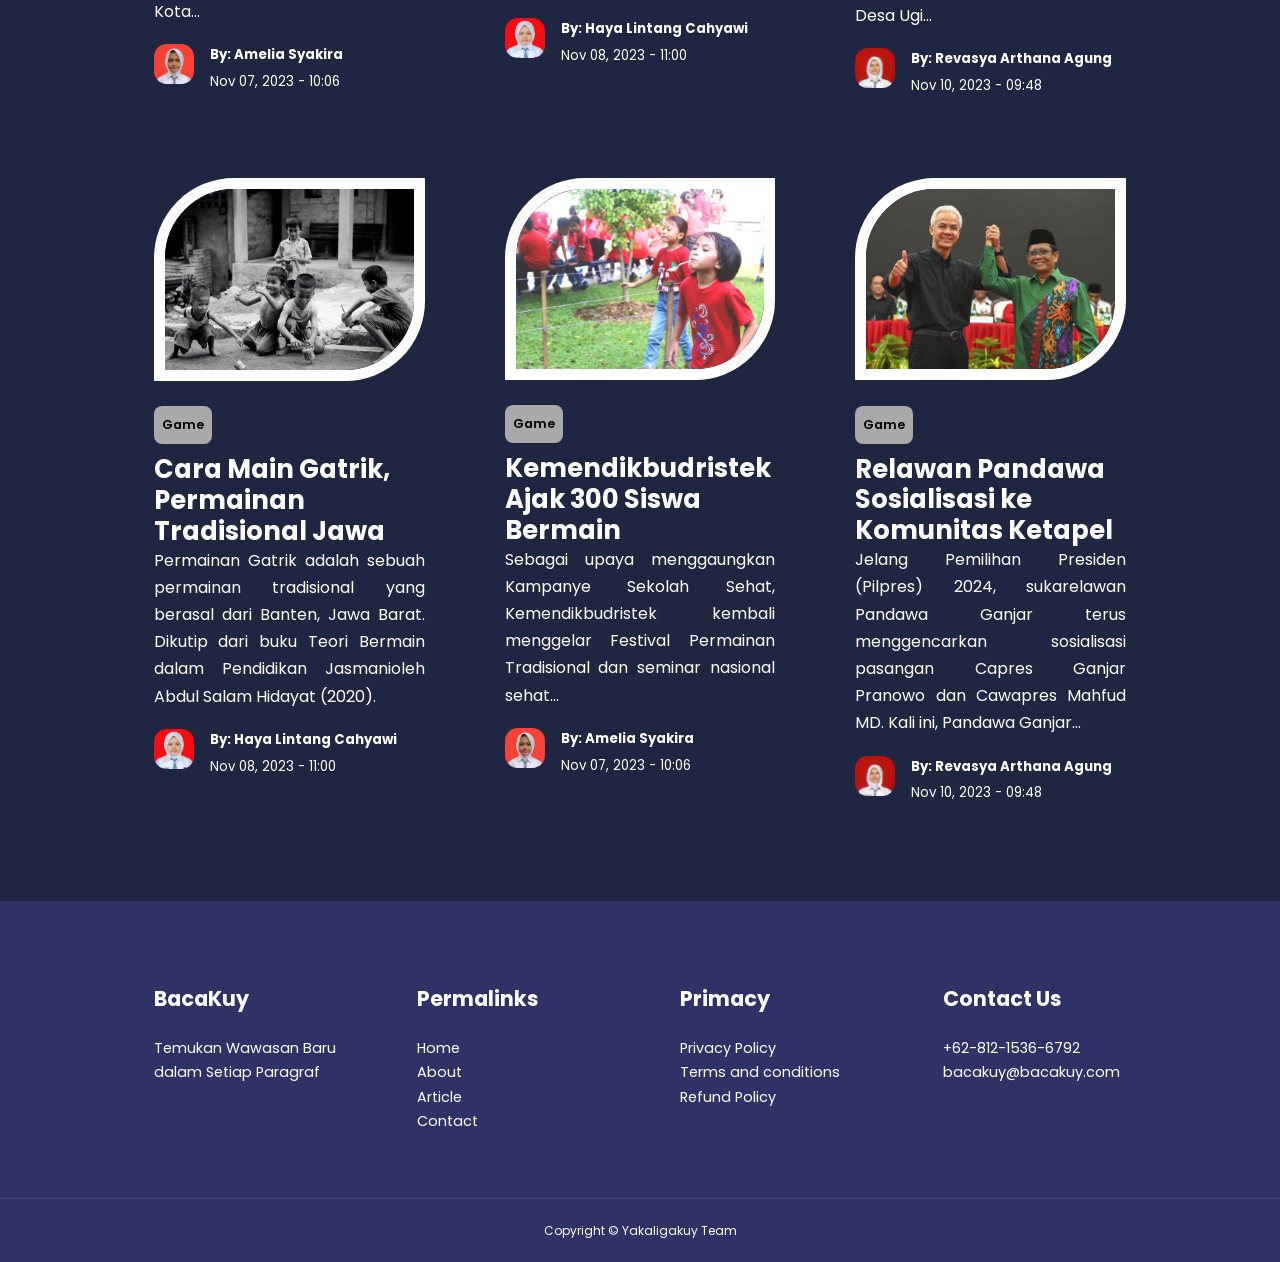
<file: article.html>
<!DOCTYPE html>
<html lang="en">
<head>
    <meta charset="UTF-8">
    <meta name="viewport" content="width=device-width, initial-scale=1.0">
    <link rel="stylesheet" href="style.css">
    <!--ICOUNTSCOUT CDN-->
    <link rel="stylesheet" href="https://unicons.iconscout.com/release/v4.0.8/css/line.css">
    <!--GOOGLE FONT (POPPINS)-->
    <link rel="preconnect" href="https://fonts.googleapis.com">
    <link rel="preconnect" href="https://fonts.gstatic.com" crossorigin>
    <link href="https://fonts.googleapis.com/css2?family=Poppins:wght@300;400;800&display=swap" rel="stylesheet">
    <title>BacaKuy</title>
</head>
<body>
    <!--Navbar-->
    <nav>
        <div class="container nav_container">
            <a href="index.html"><h4><i class="uil uil-book-open"></i> BacaKuy</h4></a>
            <ul class="nav_menu">
                <li><a href="index.html">Home</a></li>
                <li><a href="about.html">About</a></li>
                <li><a href="article.html">Article</a></li>
                <li><a href="contact.html">Contact</a></li>
            </ul>
            <button id="open-menu-btn"><i class="uil uil-bars"></i></button>
            <button id="close-menu-btn"><i class="uil uil-multiply"></i></i></button>
        </div>
    </nav>
    <!--Navbar End-->
    <!----------------FEATURED------------------->
    <section class="featured">
        <div class="container featured__container">
            <div class="post__thumbnail">
                <img src="./images/budaya.png">
            </div>
            <div class="post__info">
                <a href="#" class="category__button">Budaya Indonesia</a>
                <h2 class="post__title"><a href="main-post.html">Digitalisasi Budaya Indonesia untuk Generasi Muda</a></h2>
                <p class="post__body">Indonesia adalah negara yang memiliki keragaman budaya serta memiliki ratusan pulau dimana setiap pulau nya memiliki budayanya sendiri.</p>
                <div class="post__author">
                    <div class="post__author-avatar">
                        <img src="/images/PROFILHAYA.jpg" alt="">
                    </div>
                    <div class="post__author-info">
                        <h5>By: Haya Lintang Cahyawi</h5>
                        <small>Nov 11, 2023 - 11:00</small>
                    </div>
                </div>
            </div>
        </div>
    </section>
    <!----------------POSTS------------------->
   <section class="posts">
    <div class="container posts__container">
        <article class="post">
            <div class="post__thumbnail">
                <img src="./images/MUSIK1.jpg" alt="">
            </div>
            <div class="post__info">
                <a href="musik-category.html" class="category__button">Musik</a>
                <h3 class="post__title">
                    <a href="musik1.html">Bungong Jeumpa, Keindahan bagi Masyarakat Aceh</a>
                </h3>
                <p class="post__body">Bagi sebagian orang jika mendengar bungong jeumpa mungkin hanya sebatas lagu daerah. Namun lebih dari itu, bungong jeumpa bagi kebudayaan aceh melambangkan semangat...</p>
                <div class="post__author">
                    <div class="post__author-avatar">
                        <img src="/images/PROFILAMEL.jpg" alt="">
                    </div>
                    <div class="post__author-info">
                        <h5>By: Amelia Syakira</h5>
                        <small>Nov 07, 2023 - 10:06</small>
                    </div>
                </div>
            </div>
        </article>
        <article class="post">
            <div class="post__thumbnail">
                <img src="./images/MUSIK2.jpg" alt="">
            </div>
            <div class="post__info">
                <a href="musik-category.html" class="category__button">Musik</a>
                <h3 class="post__title">
                    <a href="musik2.html">Narto Sabdo, Pencipta Lagu Gambang Suling</a>
                </h3>
                <p class="post__body">Siapa yang tidak kenal dengan lagu daerah yang satu ini? Gambang Suling daerah lagu daerah yang berasal dari Jawa Tengah. Lagu ini merupakan ciptaan Narto Sabdo.</p>
                <div class="post__author">
                    <div class="post__author-avatar">
                        <img src="/images/PROFILHAYA.jpg" alt="">
                    </div>
                    <div class="post__author-info">
                        <h5>By: Haya Lintang Cahyawi</h5>
                        <small>Nov 08, 2023 - 11:00</small>
                    </div>
                </div>
            </div>
        </article>
        <article class="post">
            <div class="post__thumbnail">
                <img src="./images/MUSIK3.jpg" alt="">
            </div>
            <div class="post__info">
                <a href="musik-category.html" class="category__button">Musik</a>
                <h3 class="post__title">
                    <a href="musik3.html">Kisah dibalik Lagu Yamko Rambe Yamko (Papua)</a>
                </h3>
                <p class="post__body">Yamko Rambe Yamko merupakan lagu daerah yang berasal dari Papua. Yamko Rambe Yamko diciptakan oleh Dr. Yusuf Hartono. Lagu ini pertama kali dikenalkan pada tahun 1963 ketika...</p>
                <div class="post__author">
                    <div class="post__author-avatar">
                        <img src="/images/PROFILREVA.jpg" alt="">
                    </div>
                    <div class="post__author-info">
                        <h5>By: Revasya Arthana Agung</h5>
                        <small>Nov 10, 2023 - 09:48</small>
                    </div>
                </div>
            </div>
        </article>
        <article class="post">
            <div class="post__thumbnail">
                <img src="./images/MUSIK4.jpg" alt="">
            </div>
            <div class="post__info">
                <a href="musik-category.html" class="category__button">Musik</a>
                <h3 class="post__title">
                    <a href="musik4.html">Warisan Budaya Sunda Kebanggaan Indonesia</a>
                </h3>
                <p class="post__body">Siapa si orang Indonesia yang tidak kenal alat musik yang satu ini?. Angklung adalah alat musik multitonal (bernada ganda) yang berkembang dari masyarakat Sunda.</p>
                <div class="post__author">
                    <div class="post__author-avatar">
                        <img src="/images/PROFILHAYA.jpg" alt="">
                    </div>
                    <div class="post__author-info">
                        <h5>By: Haya Lintang Cahyawi</h5>
                        <small>Nov 08, 2023 - 11:00</small>
                    </div>
                </div>
            </div>
        </article>
        <article class="post">
            <div class="post__thumbnail">
                <img src="./images/MUSIK5.jpg" alt="">
            </div>
            <div class="post__info">
                <a href="musik-category.html" class="category__button">Musik</a>
                <h3 class="post__title">
                    <a href="musik5.html">Kesenian Tradisional Minahasa yang Mendunia</a>
                </h3>
                <p class="post__body">Alat musik tradisional Indonesia lainnya yang mendunia adalah kolintang. Kolintang termasuk alat musik perkusi bernada yang terdiri dari bilahan kayu dan resonator pipa yang berasal dari...</p>
                <div class="post__author">
                    <div class="post__author-avatar">
                        <img src="/images/PROFILAMEL.jpg" alt="">
                    </div>
                    <div class="post__author-info">
                        <h5>By: Amelia Syakira</h5>
                        <small>Nov 07, 2023 - 10:06</small>
                    </div>
                </div>
            </div>
        </article>
        <article class="post">
            <div class="post__thumbnail">
                <img src="./images/MUSIK6.jpg" alt="">
            </div>
            <div class="post__info">
                <a href="musik-category.html" class="category__button">Musik</a>
                <h3 class="post__title">
                    <a href="musik6.html">Gamelan, Alat Musik Tradisional Berasal dari Jawa Tengah</a>
                </h3>
                <p class="post__body">Yuk kenalan dengan alat musik yang satu ini, Gamelan. Nama gamelan sendiri sebenarnya berasal dari dua suku kata "gamel" dan "an". Adapun Gamel dalam bahasa Jawa berarti memukul...</p>
                <div class="post__author">
                    <div class="post__author-avatar">
                        <img src="/images/PROFILREVA.jpg" alt="">
                    </div>
                    <div class="post__author-info">
                        <h5>By: Revasya Arthana Agung</h5>
                        <small>Nov 10, 2023 - 09:48</small>
                    </div>
                </div>
            </div>
        </article>
        <article class="post">
            <div class="post__thumbnail">
                <img src="./images/SENI1.jpg" alt="">
            </div>
            <div class="post__info">
                <a href="seni-category.html" class="category__button">Seni</a>
                <h3 class="post__title">
                    <a href="seni1.html">Kecak: Tarian Spiritual Khas Pulau Dewata</a>
                </h3>
                <p class="post__body">Bagi Sobat BacaKuy yang pernah ke Bali, tentu mengetahui benar ketenaran Tari Kecak yang ada di sana. Disajikan oleh belasan sampai puluhan laki-laki yang duduk melingkar...</p>
                <div class="post__author">
                    <div class="post__author-avatar">
                        <img src="/images/PROFILAMEL.jpg" alt="">
                    </div>
                    <div class="post__author-info">
                        <h5>By: Amelia Syakira</h5>
                        <small>Nov 07, 2023 - 10:06</small>
                    </div>
                </div>
        </article>
        <article class="post">
            <div class="post__thumbnail">
                <img src="./images/SENI2.jpg" alt="">
            </div>
            <div class="post__info">
                <a href="seni-category.html" class="category__button">Seni</a>
                <h3 class="post__title">
                    <a href="seni2.html">Melawan dengan Kelembutan Melalui Tari Serimpi</a>
                </h3>
                <p class="post__body">Di pulau Jawa, tepatnya di Daerah Istimewa Yogyakarta, Sobat BacaKuy bisa menikmati indahnya Tari Serimpi yang disajikan oleh penari tradisional Yogyakarta. Menjadi warisan budaya yang...</p>
                <div class="post__author">
                    <div class="post__author-avatar">
                        <img src="/images/PROFILHAYA.jpg" alt="">
                    </div>
                    <div class="post__author-info">
                        <h5>By: Haya Lintang Cahyawi</h5>
                        <small>Nov 08, 2023 - 11:00</small>
                    </div>
                </div>
        </article>
        <article class="post">
            <div class="post__thumbnail">
                <img src="./images/SENI3.png" alt="">
            </div>
            <div class="post__info">
                <a href="seni-category.html" class="category__button">Seni</a>
                <h3 class="post__title">
                    <a href="seni3.html">Batik Tujuh Rupa yang Berasal dari Pekalongan</a>
                </h3>
                <p class="post__body">Motif batik tujuh rupa dari Pekalongan ini sangat kental dengan nuansa alam. Pada umumnya, batik Pekalongan menampilkan bentuk motif bergambar hewan atau tumbuhan. </p>
                <div class="post__author">
                    <div class="post__author-avatar">
                        <img src="/images/PROFILREVA.jpg" alt="">
                    </div>
                    <div class="post__author-info">
                        <h5>By: Revasya Arthana Agung</h5>
                        <small>Nov 10, 2023 - 09:48</small>
                    </div>
                </div>
        </article>
        <article class="post">
            <div class="post__thumbnail">
                <img src="./images/SENI4.jpg" alt="">
            </div>
            <div class="post__info">
                <a href="seni-category.html" class="category__button">Seni</a>
                <h3 class="post__title">
                    <a href="seni4.html">Batik Cirebon, Lebih dari Sekadar Mega Mendung</a>
                </h3>
                <p class="post__body">Batik Megamendung merupakan karya seni batik yang identik dan bahkan menjadi ikon batik daerah Cirebon dan daerah Indonesia lainnya. Motif batik ini mempunyai kekhasan yang...</p>
                <div class="post__author">
                    <div class="post__author-avatar">
                        <img src="/images/PROFILAMEL.jpg" alt="">
                    </div>
                    <div class="post__author-info">
                        <h5>By: Amelia Syakira</h5>
                        <small>Nov 07, 2023 - 10:06</small>
                    </div>
        </article>
        <article class="post">
            <div class="post__thumbnail">
                <img src="./images/SENI5.jpg" alt="">
            </div>
            <div class="post__info">
                <a href="seni-category.html" class="category__button">Seni</a>
                <h3 class="post__title">
                    <a href="seni5.html">Ketoprak, Seni Perjuangan Masyarakat Solo</a>
                </h3>
                <p class="post__body">Ketoprak adalah pertunjukan seni rakyat yang menggabungkan antara unsur drama, tari, suara, musik, dan sastra. Ketoprak merupakan seni pertunjukan rakyat yang berasal dari...</p>
                <div class="post__author">
                    <div class="post__author-avatar">
                        <img src="/images/PROFILHAYA.jpg" alt="">
                    </div>
                    <div class="post__author-info">
                        <h5>By: Haya Lintang Cahyawi</h5>
                        <small>Nov 08, 2023 - 11:00</small>
                    </div>
                </div>
            </div>
        </article>
        <article class="post">
            <div class="post__thumbnail">
                <img src="./images/SENI6.jpg" alt="">
            </div>
            <div class="post__info">
                <a href="seni-category.html" class="category__button">Seni</a>
                <h3 class="post__title">
                    <a href="seni6.html">Ondel-ondel di Tengah Modernitas Jakarta</a>
                </h3>
                <p class="post__body">Ondel-ondel adalah budaya tak terpisahkan dari adat Betawi, sekaligus menjadi ikon kota Jakarta. Boneka raksasa ini semakin dikenal masyarakat luas saat almarhum...</p>
                <div class="post__author">
                    <div class="post__author-avatar">
                        <img src="/images/PROFILREVA.jpg" alt="">
                    </div>
                    <div class="post__author-info">
                        <h5>By: Revasya Arthana Agung</h5>
                        <small>Nov 10, 2023 - 09:48</small>
                    </div>
                </div>
            </div>
        </article>
        <article class="post">
            <div class="post__thumbnail">
                <img src="./images/SEJARAH1.jpg" alt="">
            </div>
            <div class="post__info">
                <a href="sejarah-category.html" class="category__button">Sejarah</a>
                <h3 class="post__title">
                    <a href="sejarah1.html">Wajib Tahu! Sejarah Awal Mula Konflik Israel Palestina</a>
                </h3>
                <p class="post__body">Konflik antara Israel dan Palestina sudah berlangsung selama bertahun-tahun. Konflik ini berawal dari sejarah panjang, termasuk Deklarasi Balfour pada tahun 1917 yang...</p>
                <div class="post__author">
                    <div class="post__author-avatar">
                        <img src="/images/PROFILHAYA.jpg" alt="">
                    </div>
                    <div class="post__author-info">
                        <h5>By: Haya Lintang Cahyawi</h5>
                        <small>Nov 08, 2023 - 11:00</small>
                    </div>
                </div>
            </div>
        </article>
        <article class="post">
            <div class="post__thumbnail">
                <img src="./images/SEJARAH2.jpg" alt="">
            </div>
            <div class="post__info">
                <a href="sejarah-category.html" class="category__button">Sejarah</a>
                <h3 class="post__title">
                    <a href="sejarah2.html">Kain Tenun Sukarara Lombok, Ada Filosofinya</a>
                </h3>
                <p class="post__body">Belajar Filosofi dalam kain Tenun Lombok Selain keindahan alamnya yang sangat mempesona, Lombok juga memiliki hasil kerajinan tenun dengan kualitas bagus. Desa Sukarara adalah salah satu...</p>
                <div class="post__author">
                    <div class="post__author-avatar">
                        <img src="/images/PROFILREVA.jpg" alt="">
                    </div>
                    <div class="post__author-info">
                        <h5>By: Revasya Arthana Agung</h5>
                        <small>Nov 10, 2023 - 09:48</small>
                    </div>
                </div>
            </div>
        </article>
        <article class="post">
            <div class="post__thumbnail">
                <img src="./images/SEJARAH3.jpg" alt="">
            </div>
            <div class="post__info">
                <a href="sejarah-category.html" class="category__button">Sejarah</a>
                <h3 class="post__title">
                    <a href="sejarah3.html"> Sejarah Benteng Vredeburg, Yogyakarta</a>
                </h3>
                <p class="post__body">Benteng Vredeburg adalah sebuah bangunan bersejarah yang memiliki peran penting dalam sejarah Yogyakarta. Konstruksi benteng dimulai pada tahun 1760 atas perintah...</p>
                <div class="post__author">
                    <div class="post__author-avatar">
                        <img src="/images/PROFILAMEL.jpg" alt="">
                    </div>
                    <div class="post__author-info">
                        <h5>By: Amelia Syakira</h5>
                        <small>Nov 07, 2023 - 10:06</small>
                    </div>
                </div>
            </div>
        </article>
        <article class="post">
            <div class="post__thumbnail">
                <img src="./images/SEJARAH4.jpg" alt="">
            </div>
            <div class="post__info">
                <a href="sejarah-category.html" class="category__button">Sejarah</a>
                <h3 class="post__title">
                    <a href="sejarah4.html">Hari Wayang Nasional setiap 7 November</a>
                </h3>
                <p class="post__body">Hari Wayang Nasional diperingati setiap tanggal 7 November sebagai upaya untuk meningkatkan rasa cinta masyarakat Indonesia terhadap seni wayang, salah satu aset budaya nasional.</p>
                <div class="post__author">
                    <div class="post__author-avatar">
                        <img src="/images/PROFILHAYA.jpg" alt="">
                    </div>
                    <div class="post__author-info">
                        <h5>By: Haya Lintang Cahyawi</h5>
                        <small>Nov 08, 2023 - 11:00</small>
                    </div>
                </div>
            </div>
        </article>
        <article class="post">
            <div class="post__thumbnail">
                <img src="./images/SEJARAH5.jpg" alt="">
            </div>
            <div class="post__info">
                <a href="sejarah-category.html" class="category__button">Sejarah</a>
                <h3 class="post__title">
                    <a href="sejarah5.html">Wayang Beber, Cikal Bakal Wayang Kulit di Indonesia</a>
                </h3>
                <p class="post__body">Hari Wayang Nasional yang diperingati setiap tahun pada tanggal 7 November memiliki makna mendalam bagi budaya Indonesia. Penetapan tanggal tersebut tidak hanya...</p>
                <div class="post__author">
                    <div class="post__author-avatar">
                        <img src="/images/PROFILREVA.jpg" alt="">
                    </div>
                    <div class="post__author-info">
                        <h5>By: Revasya Arthana Agung</h5>
                        <small>Nov 10, 2023 - 09:48</small>
                    </div>
                </div>
            </div>
        </article>
        <article class="post">
            <div class="post__thumbnail">
                <img src="./images/SEJARAH6.jpg" alt="">
            </div>
            <div class="post__info">
                <a href="sejarah-category.html" class="category__button">Sejarah</a>
                <h3 class="post__title">
                    <a href="sejarah6.html">Candi Borobudur, Situs Budaya yang Diakui UNESCO</a>
                </h3>
                <p class="post__body">Indonesia dikenal memiliki banyak situs bersejarah termasuk candi-candi nya yang memiliki pengaruh dalam perkembangan agama Hindu dan Budha di Indonesia. Salah satunya yaitu...</p>
                <div class="post__author">
                    <div class="post__author-avatar">
                        <img src="/images/PROFILAMEL.jpg" alt="">
                    </div>
                    <div class="post__author-info">
                        <h5>By: Amelia Syakira</h5>
                        <small>Nov 07, 2023 - 10:06</small>
                    </div>
                </div>
            </div>
        </article>
        <article class="post">
            <div class="post__thumbnail">
                <img src="./images/WISATA1.jpg" alt="">
            </div>
            <div class="post__info">
                <a href="wisata-category.html" class="category__button">Wisata</a>
                <h3 class="post__title">
                    <a href="wisata1.html">Pantai Air Manis di Padang, Sumatera Barat</a>
                </h3>
                <p class="post__body">Pantai Air Manis di Padang, Sumatera Barat, adalah destinasi wisata yang menggabungkan keindahan alam, legenda Malin Kundang, kuliner khas Padang, dan berbagai aktivitas liburan.</p>
                <div class="post__author">
                    <div class="post__author-avatar">
                        <img src="/images/PROFILAMEL.jpg" alt="">
                    </div>
                    <div class="post__author-info">
                        <h5>By: Amelia Syakira</h5>
                        <small>Nov 07, 2023 - 10:06</small>
                    </div>
                </div>
        </article>
        <article class="post">
            <div class="post__thumbnail">
                <img src="./images/WISATA2.jpg" alt="">
            </div>
            <div class="post__info">
                <a href="wisata-category.html" class="category__button">Wisata</a>
                <h3 class="post__title">
                    <a href="wisata2.html">Dusun Semilir, Wisata Hits Berkonsep Eco Park</a>
                </h3>
                <p class="post__body">Dusun Semilir adalah destinasi wisata yang tengah populer di Kota Semarang dengan konsep Eco Park. Tempat ini menggabungkan beragam wahana bermain, spot foto Instagramable...</p>
                <div class="post__author">
                    <div class="post__author-avatar">
                        <img src="/images/PROFILHAYA.jpg" alt="">
                    </div>
                    <div class="post__author-info">
                        <h5>By: Haya Lintang Cahyawi</h5>
                        <small>Nov 08, 2023 - 11:00</small>
                    </div>
                </div>
        </article>
        <article class="post">
            <div class="post__thumbnail">
                <img src="./images/WISATA3.png" alt="">
            </div>
            <div class="post__info">
                <a href="wisata-category.html" class="category__button">Wisata</a>
                <h3 class="post__title">
                    <a href="wisata3.html">Obwis Air di Ciamis Sepi, Wistawan Beralih ke Gunung</a>
                </h3>
                <p class="post__body">Di Kabupaten Ciamis, destinasi wisata andalan seringkali berkaitan dengan air seperti sungai, air terjun, dan danau. Namun, bagaimana kondisinya selama musim kemarau?</p>
                <div class="post__author">
                    <div class="post__author-avatar">
                        <img src="/images/PROFILREVA.jpg" alt="">
                    </div>
                    <div class="post__author-info">
                        <h5>By: Revasya Arthana Agung</h5>
                        <small>Nov 10, 2023 - 09:48</small>
                    </div>
                </div>
        </article>
        <article class="post">
            <div class="post__thumbnail">
                <img src="./images/WISATA4.jpg" alt="">
            </div>
            <div class="post__info">
                <a href="wisata-category.html" class="category__button">Wisata</a>
                <h3 class="post__title">
                    <a href="wisata4.html">Sensasi Menginap di Tepi Situ Cileunca, Cocok Buat Healing</a>
                </h3>
                <p class="post__body">The Parabon Land, terletak di Situ Cileunca, Kabupaten Bandung, menawarkan pengalaman menginap yang unik di pinggir danau dengan kondisi udara sejuk, terutama selama musim dingin.</p>
                <div class="post__author">
                    <div class="post__author-avatar">
                        <img src="/images/PROFILAMEL.jpg" alt="">
                    </div>
                    <div class="post__author-info">
                        <h5>By: Amelia Syakira</h5>
                        <small>Nov 07, 2023 - 10:06</small>
                    </div>
        </article>
        <article class="post">
            <div class="post__thumbnail">
                <img src="./images/WISATA5.jpg" alt="">
            </div>
            <div class="post__info">
                <a href="wisata-category.html" class="category__button">Wisata</a>
                <h3 class="post__title">
                    <a href="wisata5.html">Wisata Edukasi Perjuangan Para Pahlawan</a>
                </h3>
                <p class="post__body">Pemerintah Kota Surabaya menggelar acara "Night at the Museum" yang memungkinkan warga untuk mengunjungi Museum 10 Nopember di malam hari. Acara ini bertujuan untuk memberikan...</p>
                <div class="post__author">
                    <div class="post__author-avatar">
                        <img src="/images/PROFILHAYA.jpg" alt="">
                    </div>
                    <div class="post__author-info">
                        <h5>By: Haya Lintang Cahyawi</h5>
                        <small>Nov 08, 2023 - 11:00</small>
                    </div>
                </div>
            </div>
        </article>
        <article class="post">
            <div class="post__thumbnail">
                <img src="./images/WISATA6.png" alt="">
            </div>
            <div class="post__info">
                <a href="wisata-category.html" class="category__button">Wisata</a>
                <h3 class="post__title">
                    <a href="wisata6.html">Wisata Edukasi di Hutan Meycelia Bandung</a>
                </h3>
                <p class="post__body">Musim kemarau panjang yang membuat cuaca panas kadang membuat enggan beraktivitas diluar rumah saat siang hari. Terlebih menjelang akhir pekan yang telah tiba, saatnya...</p>
                <div class="post__author">
                    <div class="post__author-avatar">
                        <img src="/images/PROFILREVA.jpg" alt="">
                    </div>
                    <div class="post__author-info">
                        <h5>By: Revasya Arthana Agung</h5>
                        <small>Nov 10, 2023 - 09:48</small>
                    </div>
                </div>
            </div>
        </article>
        <article class="post">
            <div class="post__thumbnail">
                <img src="./images/KULINER1.jpg" alt="">
            </div>
            <div class="post__info">
                <a href="kuliner-category.html" class="category__button">Kuliner</a>
                <h3 class="post__title">
                    <a href="kuliner1.html">Lezatnya Rendang Minangkabau yang Mendunia</a>
                </h3>
                <p class="post__body">Rendang (bahasa Minangkabau: randang; Jawi: رندڠ) adalah hidangan berbahan dasar daging yang dihasilkan dari proses memasak suhu rendah dalam waktu lama...</p>
                <div class="post__author">
                    <div class="post__author-avatar">
                        <img src="/images/PROFILHAYA.jpg" alt="">
                    </div>
                    <div class="post__author-info">
                        <h5>By: Haya Lintang Cahyawi</h5>
                        <small>Nov 08, 2023 - 11:00</small>
                    </div>
                </div>
            </div>
        </article>
        <article class="post">
            <div class="post__thumbnail">
                <img src="./images/KULINER2.jpg" alt="">
            </div>
            <div class="post__info">
                <a href="kuliner-category.html" class="category__button">Kuliner</a>
                <h3 class="post__title">
                    <a href="kuliner2.html">Tengkleng Solo: Kuliner Kambing Khas Solo</a>
                </h3>
                <p class="post__body">Tengkleng merupakan makanan yang menjadi bukti kreativitas wong cilik di Solo pada masa penjajahan Jepang. Makanan ini dibuat berdasarkan kreasi warga jaman dulu yang harus...</p>
                <div class="post__author">
                    <div class="post__author-avatar">
                        <img src="/images/PROFILREVA.jpg" alt="">
                    </div>
                    <div class="post__author-info">
                        <h5>By: Revasya Arthana Agung</h5>
                        <small>Nov 10, 2023 - 09:48</small>
                    </div>
                </div>
            </div>
        </article>
        <article class="post">
            <div class="post__thumbnail">
                <img src="./images/KULINER3.png" alt="">
            </div>
            <div class="post__info">
                <a href="kuliner-category.html" class="category__button">Kuliner</a>
                <h3 class="post__title">
                    <a href="kuliner3.html">Rawon Khas Ponorogo Jadi Sup Paling Enak di Dunia</a>
                </h3>
                <p class="post__body">Rawon adalah masakan khas Indonesia yang berasal dari Kabupaten Ponorogo yang berupa sup daging berkuah hitam dengan campuran bumbu khas yang menggunakan kluwek...</p>
                <div class="post__author">
                    <div class="post__author-avatar">
                        <img src="/images/PROFILAMEL.jpg" alt="">
                    </div>
                    <div class="post__author-info">
                        <h5>By: Amelia Syakira</h5>
                        <small>Nov 07, 2023 - 10:06</small>
                    </div>
                </div>
            </div>
        </article>
        <article class="post">
            <div class="post__thumbnail">
                <img src="./images/KULINER4.jpg" alt="">
            </div>
            <div class="post__info">
                <a href="kuliner-category.html" class="category__button">Kuliner</a>
                <h3 class="post__title">
                    <a href="kuliner4.html">Kuliner Malam yang Tidak Lekang oleh Waktu</a>
                </h3>
                <p class="post__body">Wedang ronde adalah salah satu minuman khas Jawa Tengah, Indonesia. Wisatawan yang berkunjung ke Kota Yogyakarta akan direkomendasikan untuk mencoba...</p>
                <div class="post__author">
                    <div class="post__author-avatar">
                        <img src="/images/PROFILHAYA.jpg" alt="">
                    </div>
                    <div class="post__author-info">
                        <h5>By: Haya Lintang Cahyawi</h5>
                        <small>Nov 08, 2023 - 11:00</small>
                    </div>
                </div>
            </div>
        </article>
        <article class="post">
            <div class="post__thumbnail">
                <img src="./images/KULINER5.jpg" alt="">
            </div>
            <div class="post__info">
                <a href="kuliner-category.html" class="category__button">Kuliner</a>
                <h3 class="post__title">
                    <a href="kuliner5.html">Wedang coro, minuman khas Kabupaten Pati</a>
                </h3>
                <p class="post__body">Wedang coro adalah minuman khas Kabupaten Pati, Jawa Tengah. Sekilas namanya mirip dengan nama minuman dari Kota Jepara, yaitu jamu adon-adon coro tetapi sebenarnya tidak...</p>
                <div class="post__author">
                    <div class="post__author-avatar">
                        <img src="/images/PROFILREVA.jpg" alt="">
                    </div>
                    <div class="post__author-info">
                        <h5>By: Revasya Arthana Agung</h5>
                        <small>Nov 10, 2023 - 09:48</small>
                    </div>
                </div>
            </div>
        </article>
        <article class="post">
            <div class="post__thumbnail">
                <img src="./images/KULINER6.jpg" alt="">
            </div>
            <div class="post__info">
                <a href="kuliner-category.html" class="category__button">Kuliner</a>
                <h3 class="post__title">
                    <a href="kuliner6.html">Es Dawet Ayu minuman khas Banjarnegara</a>
                </h3>
                <p class="post__body">Dawet Ayu adalah minuman khas dari Kabupaten Banjarnegara. Dawet Ayu mudah ditemukan di pasar-pasar tradisional. Es Dawet Ayu asli khas Banjarnegara lezat serta segar dan...</p>
                <div class="post__author">
                    <div class="post__author-avatar">
                        <img src="/images/PROFILAMEL.jpg" alt="">
                    </div>
                    <div class="post__author-info">
                        <h5>By: Amelia Syakira</h5>
                        <small>Nov 07, 2023 - 10:06</small>
                    </div>
                </div>
            </div>
        </article>
        <article class="post">
            <div class="post__thumbnail">
                <img src="./images/PERMAINANTRADISIONAL1.jpg" alt="">
            </div>
            <div class="post__info">
                <a href="game-category.html" class="category__button">Game</a>
                <h3 class="post__title">
                    <a href="game1.html">Festival Permainan Tradisional di Hari Jadi Tulungagung</a>
                </h3>
                <p class="post__body">Ratusan pegawai negeri sipil (ASN) di Tulungagung merayakan Hari Jadi ke-818 Tulungagung dengan meriah melalui Festival Permainan Tradisional. Festival yang digelar di lapangan Hutan Kota...</p>
                <div class="post__author">
                    <div class="post__author-avatar">
                        <img src="/images/PROFILAMEL.jpg" alt="">
                    </div>
                    <div class="post__author-info">
                        <h5>By: Amelia Syakira</h5>
                        <small>Nov 07, 2023 - 10:06</small>
                    </div>
                </div>
            </div>
        </article>
        <article class="post">
            <div class="post__thumbnail">
                <img src="./images/PERMAINANTRADISIONAL2.jpg" alt="">
            </div>
            <div class="post__info">
                <a href="game-category.html" class="category__button">Game</a>
                <h3 class="post__title">
                    <a href="game2.html">Kegiatan Positif Alihkan Anak dari Candu Gadget</a>
                </h3>
                <p class="post__body">Bupati Dairi Dr. Eddy Keleng Ate Berutu menyempatkan waktu memantau penyelenggaraan Pesta Njuah-Njuah hari kedua di Stadion Utama Sidikalang Jumat (3/11/2023)</p>
                <div class="post__author">
                    <div class="post__author-avatar">
                        <img src="/images/PROFILHAYA.jpg" alt="">
                    </div>
                    <div class="post__author-info">
                        <h5>By: Haya Lintang Cahyawi</h5>
                        <small>Nov 08, 2023 - 11:00</small>
                    </div>
                </div>
            </div>
        </article>
        <article class="post">
            <div class="post__thumbnail">
                <img src="./images/PERMAINANTRADISIONAL3.jpg" alt="">
            </div>
            <div class="post__info">
                <a href="game-category.html" class="category__button">Game</a>
                <h3 class="post__title">
                    <a href="game3.html">Caleg PDIP Gelar Lomba Layang-layang di Wajo</a>
                </h3>
                <p class="post__body">Calon Legislatif (Caleg) DPR RI dari PDI Perjuangan Syamsu Alam mempelopori perlombaan layang-layang sebagai wujud pelestarian permainan tradisional itu. Kegiatan ini dilaksanakan di Desa Ugi...</p>
                <div class="post__author">
                    <div class="post__author-avatar">
                        <img src="/images/PROFILREVA.jpg" alt="">
                    </div>
                    <div class="post__author-info">
                        <h5>By: Revasya Arthana Agung</h5>
                        <small>Nov 10, 2023 - 09:48</small>
                    </div>
                </div>
            </div>
        </article>
        <article class="post">
            <div class="post__thumbnail">
                <img src="./images/PERMAINANTRADISIONAL4.jpg" alt="">
            </div>
            <div class="post__info">
                <a href="game-category.html" class="category__button">Game</a>
                <h3 class="post__title">
                    <a href="game4.html">Cara Main Gatrik, Permainan Tradisional Jawa</a>
                </h3>
                <p class="post__body">Permainan Gatrik adalah sebuah permainan tradisional yang berasal dari Banten, Jawa Barat. Dikutip dari buku Teori Bermain dalam Pendidikan Jasmanioleh Abdul Salam Hidayat (2020).</p>
                <div class="post__author">
                    <div class="post__author-avatar">
                        <img src="/images/PROFILHAYA.jpg" alt="">
                    </div>
                    <div class="post__author-info">
                        <h5>By: Haya Lintang Cahyawi</h5>
                        <small>Nov 08, 2023 - 11:00</small>
                    </div>
                </div>
            </div>
        </article>
        <article class="post">
            <div class="post__thumbnail">
                <img src="./images/PERMAINANTRADISIONAL5.jpg" alt="">
            </div>
            <div class="post__info">
                <a href="game-category.html" class="category__button">Game</a>
                <h3 class="post__title">
                    <a href="game5.html">Kemendikbudristek Ajak 300 Siswa Bermain</a>
                </h3>
                <p class="post__body">Sebagai upaya menggaungkan Kampanye Sekolah Sehat, Kemendikbudristek kembali menggelar Festival Permainan Tradisional dan seminar nasional sehat...</p>
                <div class="post__author">
                    <div class="post__author-avatar">
                        <img src="/images/PROFILAMEL.jpg" alt="">
                    </div>
                    <div class="post__author-info">
                        <h5>By: Amelia Syakira</h5>
                        <small>Nov 07, 2023 - 10:06</small>
                    </div>
                </div>
            </div>
        </article>
        <article class="post">
            <div class="post__thumbnail">
                <img src="./images/PERMAINANTRADISIONAL6.jpg" alt="">
            </div>
            <div class="post__info">
                <a href="game-category.html" class="category__button">Game</a>
                <h3 class="post__title">
                    <a href="game6.html">Relawan Pandawa Sosialisasi ke Komunitas Ketapel</a>
                </h3>
                <p class="post__body">Jelang Pemilihan Presiden (Pilpres) 2024, sukarelawan Pandawa Ganjar terus menggencarkan sosialisasi pasangan Capres Ganjar Pranowo dan Cawapres Mahfud MD. Kali ini, Pandawa Ganjar...</p>
                <div class="post__author">
                    <div class="post__author-avatar">
                        <img src="/images/PROFILREVA.jpg" alt="">
                    </div>
                    <div class="post__author-info">
                        <h5>By: Revasya Arthana Agung</h5>
                        <small>Nov 10, 2023 - 09:48</small>
                    </div>
                </div>
            </div>
        </article>
    </section>
    <!----------------END OF POSTS------------------->
    <!--Footer-->
    <footer class="footer">
        <div class="container footer_container">
            <div class="footer_1">
                <a href="about.html" class="footer_logo"><h4>BacaKuy</h4></a>
                <p>Temukan Wawasan Baru dalam Setiap Paragraf</p>
            </div> 
              
            <div class="footer_2">
                <h4>Permalinks</h4>
                <ul class="primalinks">
                    <li><a href="index.html">Home</a></li>
                    <li><a href="about.html">About</a></li>
                    <li><a href="article.html">Article</a></li>
                    <li><a href="contact.html">Contact</a></li>  
                </ul>
            </div>
    
            <div class="footer_3">
                <h4>Primacy</h4>
                <ul class="privacy">
                    <li><a href="#">Privacy Policy</a></li>
                    <li><a href="#">Terms and conditions</a></li>
                    <li><a href="#">Refund Policy</a></li>
                </ul>
            </div>
    
            <div class="footer_4">
                <h4>Contact Us</h4>
                <div>
                    <p>+62-812-1536-6792</p>
                    <p>bacakuy@bacakuy.com</p>
                </div>
            
                <ul class="footer_socials">
                    <li>
                        <a href="#"><i class="uil uil-facebook-f"></i></a>
                    </li>
                    <li>
                        <a href="#"><i class="uil uil-instagram"></i></i></a>
                    </li>
                    <li>
                        <a href="#"><i class="uil uil-twitter"></i></a>
                    </li>
                    <li>
                        <a href="#"><i class="uil uil-linkedin"></i></a>
                    </li>
                </ul>
            </div>
        </div>
        <div class="footer_copyright">
            <small>Copyright &copy; Yakaligakuy Team</small>
        </div>
    </footer>

    <script src="main.js" defer></script>
</body>
</html>
</file>
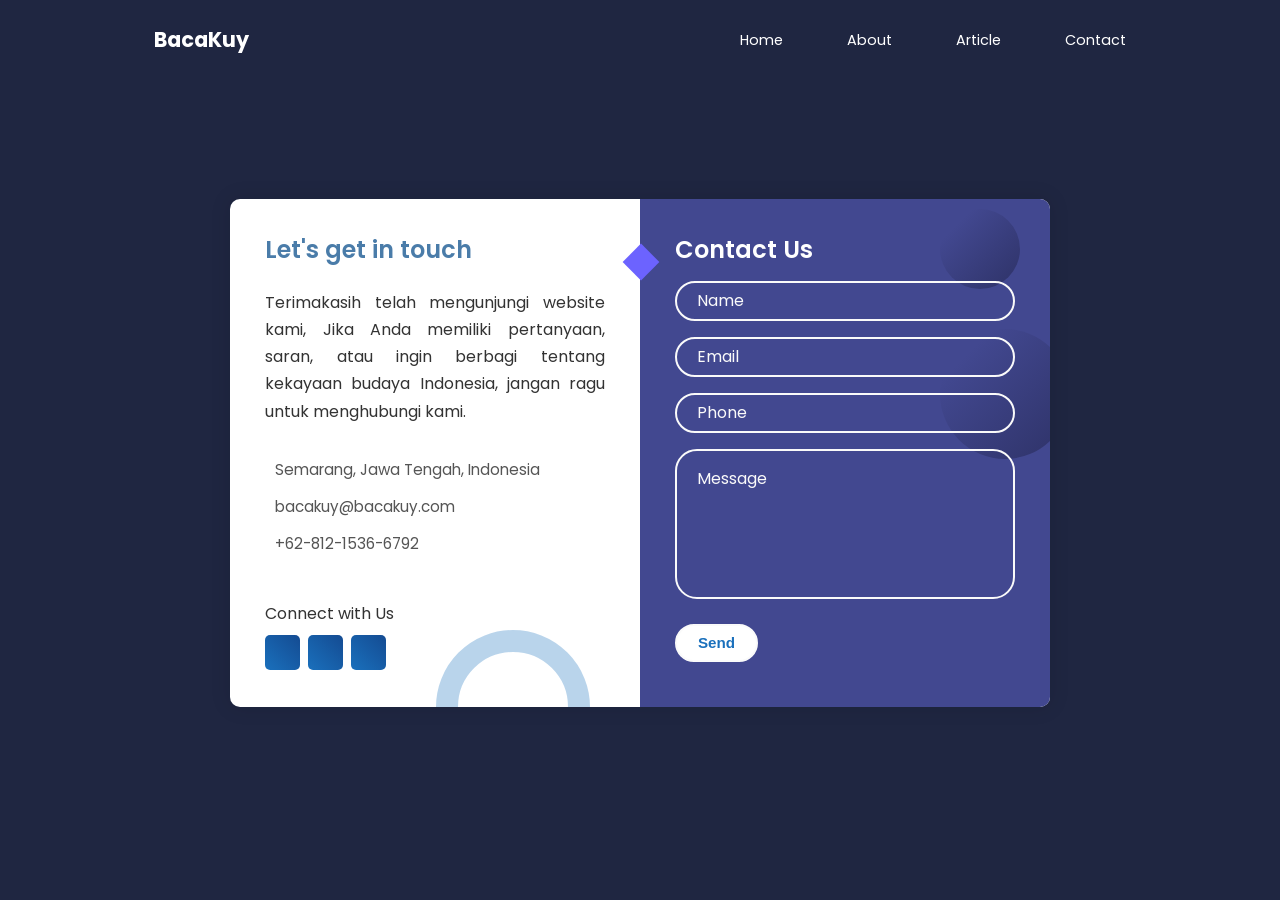
<file: contact.html>
<!DOCTYPE html>
<html lang="en">
  <!--Created by Tivotal-->
  <head>
    <meta charset="UTF-8">
    <meta name="viewport" content="width=device-width, initial-scale=1.0">
    <link rel="stylesheet" href="contact.css">
    <!--ICOUNTSCOUT CDN-->
    <link rel="stylesheet" href="https://unicons.iconscout.com/release/v4.0.8/css/line.css">
    <!--GOOGLE FONT (POPPINS)-->
    <link rel="preconnect" href="https://fonts.googleapis.com">
    <link rel="preconnect" href="https://fonts.gstatic.com" crossorigin>
    <link href="https://fonts.googleapis.com/css2?family=Poppins:wght@300;400;800&display=swap" rel="stylesheet">
    <!--SWIPPER JS-->
    <link rel="stylesheet" href="https://cdn.jsdelivr.net/npm/swiper@11/swiper-bundle.min.css"/>
    <title>BacaKuy</title>
  </head>
  <body>
    <!--Navbar-->
    <nav>
        <div class="container nav_container">
            <a href="index.html"><h4><i class="uil uil-book-open"></i> BacaKuy</h4></a>
            <ul class="nav_menu">
                <li><a href="index.html">Home</a></li>
                <li><a href="about.html">About</a></li>
                <li><a href="article.html">Article</a></li>
                <li><a href="contact.html">Contact</a></li>
            </ul>
            <button id="open-menu-btn"><i class="uil uil-bars"></i></button>
            <button id="close-menu-btn"><i class="uil uil-multiply"></i></i></button>
        </div>
    </nav>
    <!--Navbar End-->
    <div class="contact-container">
      <div class="big-circle"></div>
      <div class="form-contact">
        <div class="contact-info">
          <h3 class="title">Let's get in touch</h3>
          <p class="text">Terimakasih telah mengunjungi website kami, Jika Anda memiliki pertanyaan, saran, atau ingin berbagi tentang kekayaan budaya Indonesia, jangan ragu untuk menghubungi kami.</p>
          <div class="info">
            <div class="information">
              <i class="uil uil-map-marker"></i>
              <p>Semarang, Jawa Tengah, Indonesia</p>
            </div>
            <div class="information">
              <i class="uil uil-envelope"></i>
              <p>bacakuy@bacakuy.com</p>
            </div>
            <div class="information">
              <i class="uil uil-phone-volume"></i>
              <p>+62-812-1536-6792</p>
            </div>
          </div>

          <div class="social-media">
            <p>Connect with Us</p>
            <div class="social-icons">
              <a href="https://instagram.com/_hayalintang?igshid=MzMyNGUyNmU2YQ=="><i class="uil uil-instagram"></i></a>
              <a href="https://twitter.com/amlsykr_"><i class="uil uil-twitter"></i></a>
              <a href="https://www.linkedin.com/in/rvsyaarag/"><i class="uil uil-linkedin"></i></a>
            </div>
          </div>
        </div>
        <div class="contact-form">
          <div class="circle one"></div>
          <div class="circle two"></div>

          <form action="#" autocomplete="off">
            <h3 class="title">Contact Us</h3>
            <div class="input-container">
              <input type="text" name="name" class="input" />
              <label for="">Name</label>
              <span>Name</span>
            </div>
            <div class="input-container">
              <input type="email" name="email" class="input" />
              <label for="">Email</label>
              <span>Email</span>
            </div>
            <div class="input-container">
              <input type="tel" name="phone" class="input" />
              <label for="">Phone</label>
              <span>Phone</span>
            </div>
            <div class="input-container textarea">
              <textarea name="message" class="input"></textarea>
              <label for="">Message</label>
              <span>Message</span>
            </div>
            <input type="submit" value="Send" class="btn" />
          </form>
        </div>
      </div>
    </div>

    

    <script src="contact.js"></script>
  </body>
</html>
</file>
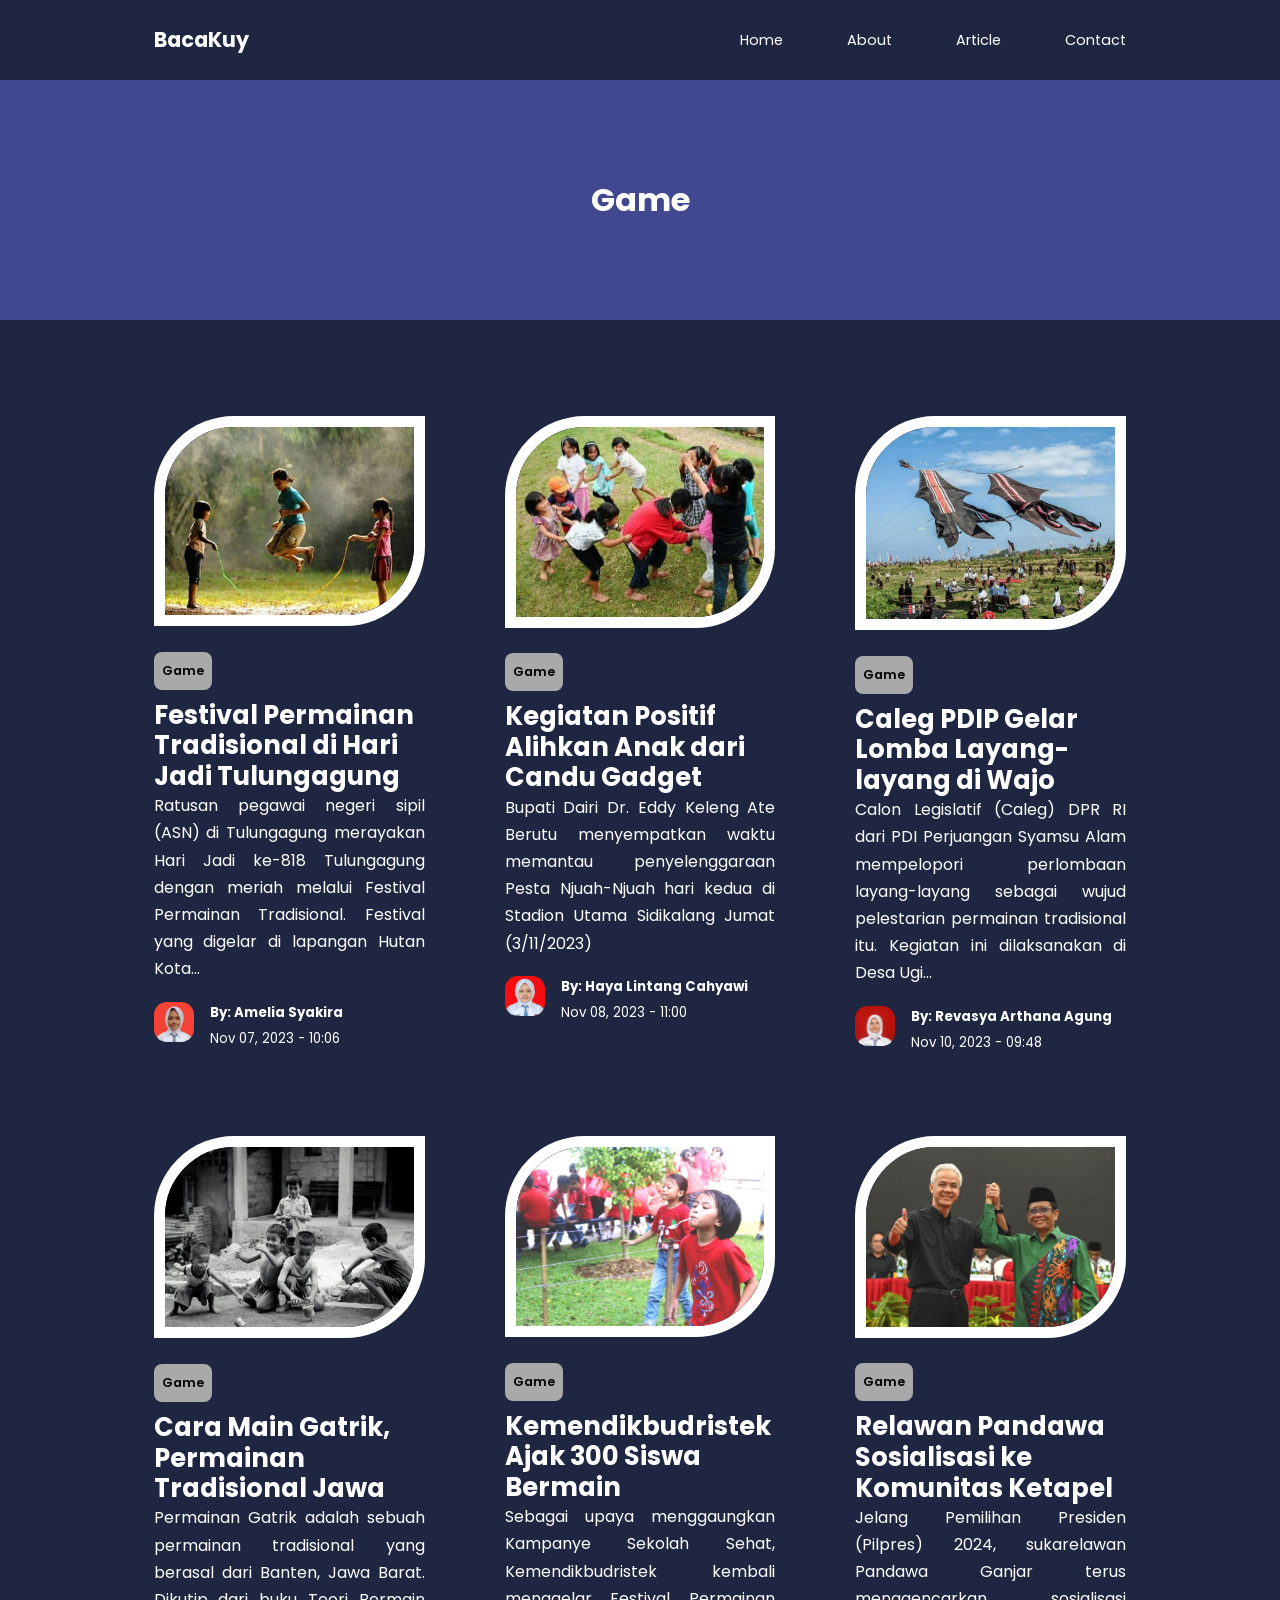
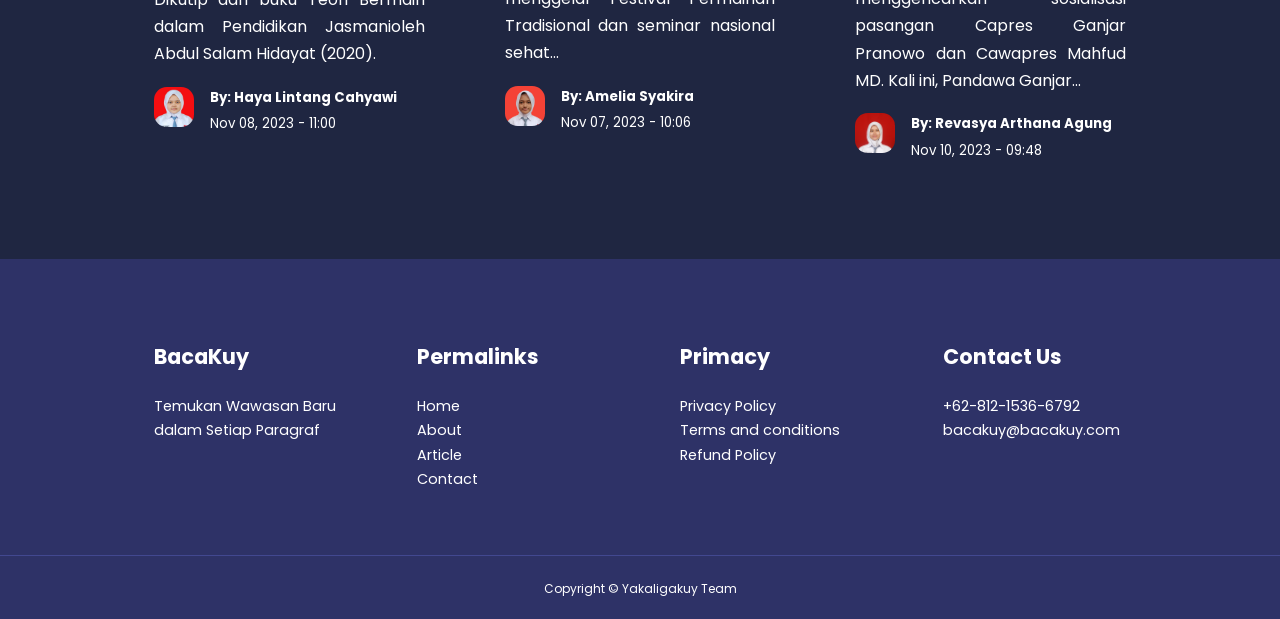
<file: game-category.html>
<!DOCTYPE html>
<html lang="en">
<head>
    <meta charset="UTF-8">
    <meta name="viewport" content="width=device-width, initial-scale=1.0">
    <link rel="stylesheet" href="style.css">
    <!--ICOUNTSCOUT CDN-->
    <link rel="stylesheet" href="https://unicons.iconscout.com/release/v4.0.8/css/line.css">
    <!--GOOGLE FONT (POPPINS)-->
    <link rel="preconnect" href="https://fonts.googleapis.com">
    <link rel="preconnect" href="https://fonts.gstatic.com" crossorigin>
    <link href="https://fonts.googleapis.com/css2?family=Poppins:wght@300;400;800&display=swap" rel="stylesheet">
    <title>BacaKuy</title>
</head>
<body>
    <!--Navbar-->
    <nav>
        <div class="container nav_container">
            <a href="index.html"><h4><i class="uil uil-book-open"></i> BacaKuy</h4></a>
            <ul class="nav_menu">
                <li><a href="index.html">Home</a></li>
                <li><a href="about.html">About</a></li>
                <li><a href="article.html">Article</a></li>
                <li><a href="contact.html">Contact</a></li>
            </ul>
            <button id="open-menu-btn"><i class="uil uil-bars"></i></button>
            <button id="close-menu-btn"><i class="uil uil-multiply"></i></i></button>
        </div>
    </nav>
    <!--Navbar End-->
    <!----------------CATEGORY TITLE------------------->
    <header class="category__title">
        <h2>Game</h2>
     </header>
    <!----------------END OF CATEGORY TITLE------------------->
    <!----------------POSTS------------------->
   <section class="posts">
    <div class="container posts__container">
        <article class="post">
            <div class="post__thumbnail">
                <img src="./images/PERMAINANTRADISIONAL1.jpg" alt="">
            </div>
            <div class="post__info">
                <a href="game-category.html" class="category__button">Game</a>
                <h3 class="post__title">
                    <a href="game1.html">Festival Permainan Tradisional di Hari Jadi Tulungagung</a>
                </h3>
                <p class="post__body">Ratusan pegawai negeri sipil (ASN) di Tulungagung merayakan Hari Jadi ke-818 Tulungagung dengan meriah melalui Festival Permainan Tradisional. Festival yang digelar di lapangan Hutan Kota...</p>
                <div class="post__author">
                    <div class="post__author-avatar">
                        <img src="/images/PROFILAMEL.jpg" alt="">
                    </div>
                    <div class="post__author-info">
                        <h5>By: Amelia Syakira</h5>
                        <small>Nov 07, 2023 - 10:06</small>
                    </div>
                </div>
            </div>
        </article>
        <article class="post">
            <div class="post__thumbnail">
                <img src="./images/PERMAINANTRADISIONAL2.jpg" alt="">
            </div>
            <div class="post__info">
                <a href="game-category.html" class="category__button">Game</a>
                <h3 class="post__title">
                    <a href="game2.html">Kegiatan Positif Alihkan Anak dari Candu Gadget</a>
                </h3>
                <p class="post__body">Bupati Dairi Dr. Eddy Keleng Ate Berutu menyempatkan waktu memantau penyelenggaraan Pesta Njuah-Njuah hari kedua di Stadion Utama Sidikalang Jumat (3/11/2023)</p>
                <div class="post__author">
                    <div class="post__author-avatar">
                        <img src="/images/PROFILHAYA.jpg" alt="">
                    </div>
                    <div class="post__author-info">
                        <h5>By: Haya Lintang Cahyawi</h5>
                        <small>Nov 08, 2023 - 11:00</small>
                    </div>
                </div>
            </div>
        </article>
        <article class="post">
            <div class="post__thumbnail">
                <img src="./images/PERMAINANTRADISIONAL3.jpg" alt="">
            </div>
            <div class="post__info">
                <a href="game-category.html" class="category__button">Game</a>
                <h3 class="post__title">
                    <a href="game3.html">Caleg PDIP Gelar Lomba Layang-layang di Wajo</a>
                </h3>
                <p class="post__body">Calon Legislatif (Caleg) DPR RI dari PDI Perjuangan Syamsu Alam mempelopori perlombaan layang-layang sebagai wujud pelestarian permainan tradisional itu. Kegiatan ini dilaksanakan di Desa Ugi...</p>
                <div class="post__author">
                    <div class="post__author-avatar">
                        <img src="/images/PROFILREVA.jpg" alt="">
                    </div>
                    <div class="post__author-info">
                        <h5>By: Revasya Arthana Agung</h5>
                        <small>Nov 10, 2023 - 09:48</small>
                    </div>
                </div>
            </div>
        </article>
        <article class="post">
            <div class="post__thumbnail">
                <img src="./images/PERMAINANTRADISIONAL4.jpg" alt="">
            </div>
            <div class="post__info">
                <a href="game-category.html" class="category__button">Game</a>
                <h3 class="post__title">
                    <a href="game4.html">Cara Main Gatrik, Permainan Tradisional Jawa</a>
                </h3>
                <p class="post__body">Permainan Gatrik adalah sebuah permainan tradisional yang berasal dari Banten, Jawa Barat. Dikutip dari buku Teori Bermain dalam Pendidikan Jasmanioleh Abdul Salam Hidayat (2020).</p>
                <div class="post__author">
                    <div class="post__author-avatar">
                        <img src="/images/PROFILHAYA.jpg" alt="">
                    </div>
                    <div class="post__author-info">
                        <h5>By: Haya Lintang Cahyawi</h5>
                        <small>Nov 08, 2023 - 11:00</small>
                    </div>
                </div>
            </div>
        </article>
        <article class="post">
            <div class="post__thumbnail">
                <img src="./images/PERMAINANTRADISIONAL5.jpg" alt="">
            </div>
            <div class="post__info">
                <a href="game-category.html" class="category__button">Game</a>
                <h3 class="post__title">
                    <a href="game5.html">Kemendikbudristek Ajak 300 Siswa Bermain</a>
                </h3>
                <p class="post__body">Sebagai upaya menggaungkan Kampanye Sekolah Sehat, Kemendikbudristek kembali menggelar Festival Permainan Tradisional dan seminar nasional sehat...</p>
                <div class="post__author">
                    <div class="post__author-avatar">
                        <img src="/images/PROFILAMEL.jpg" alt="">
                    </div>
                    <div class="post__author-info">
                        <h5>By: Amelia Syakira</h5>
                        <small>Nov 07, 2023 - 10:06</small>
                    </div>
                </div>
            </div>
        </article>
        <article class="post">
            <div class="post__thumbnail">
                <img src="./images/PERMAINANTRADISIONAL6.jpg" alt="">
            </div>
            <div class="post__info">
                <a href="game-category.html" class="category__button">Game</a>
                <h3 class="post__title">
                    <a href="game6.html">Relawan Pandawa Sosialisasi ke Komunitas Ketapel</a>
                </h3>
                <p class="post__body">Jelang Pemilihan Presiden (Pilpres) 2024, sukarelawan Pandawa Ganjar terus menggencarkan sosialisasi pasangan Capres Ganjar Pranowo dan Cawapres Mahfud MD. Kali ini, Pandawa Ganjar...</p>
                <div class="post__author">
                    <div class="post__author-avatar">
                        <img src="/images/PROFILREVA.jpg" alt="">
                    </div>
                    <div class="post__author-info">
                        <h5>By: Revasya Arthana Agung</h5>
                        <small>Nov 10, 2023 - 09:48</small>
                    </div>
                </div>
            </div>
        </article>
    </section>
    <!----------------END OF POSTS------------------->
    <!----------------FOOTER------------------->
    <footer class="footer">
        <div class="container footer_container">
            <div class="footer_1">
                <a href="about.html" class="footer_logo"><h4>BacaKuy</h4></a>
                <p>Temukan Wawasan Baru dalam Setiap Paragraf</p>
            </div> 
              
            <div class="footer_2">
                <h4>Permalinks</h4>
                <ul class="primalinks">
                    <li><a href="index.html">Home</a></li>
                    <li><a href="about.html">About</a></li>
                    <li><a href="article.html">Article</a></li>
                    <li><a href="contact.html">Contact</a></li>  
                </ul>
            </div>
    
            <div class="footer_3">
                <h4>Primacy</h4>
                <ul class="privacy">
                    <li><a href="#">Privacy Policy</a></li>
                    <li><a href="#">Terms and conditions</a></li>
                    <li><a href="#">Refund Policy</a></li>
                </ul>
            </div>
    
            <div class="footer_4">
                <h4>Contact Us</h4>
                <div>
                    <p>+62-812-1536-6792</p>
                    <p>bacakuy@bacakuy.com</p>
                </div>
            
                <ul class="footer_socials">
                    <li>
                        <a href="#"><i class="uil uil-facebook-f"></i></a>
                    </li>
                    <li>
                        <a href="#"><i class="uil uil-instagram"></i></i></a>
                    </li>
                    <li>
                        <a href="#"><i class="uil uil-twitter"></i></a>
                    </li>
                    <li>
                        <a href="#"><i class="uil uil-linkedin"></i></a>
                    </li>
                </ul>
            </div>
        </div>
        <div class="footer_copyright">
            <small>Copyright &copy; Yakaligakuy Team</small>
        </div>
    </footer>
    <!----------------END OF FOOTER------------------->
    <script src="main.js" defer></script>
</body>
</html>
</file>
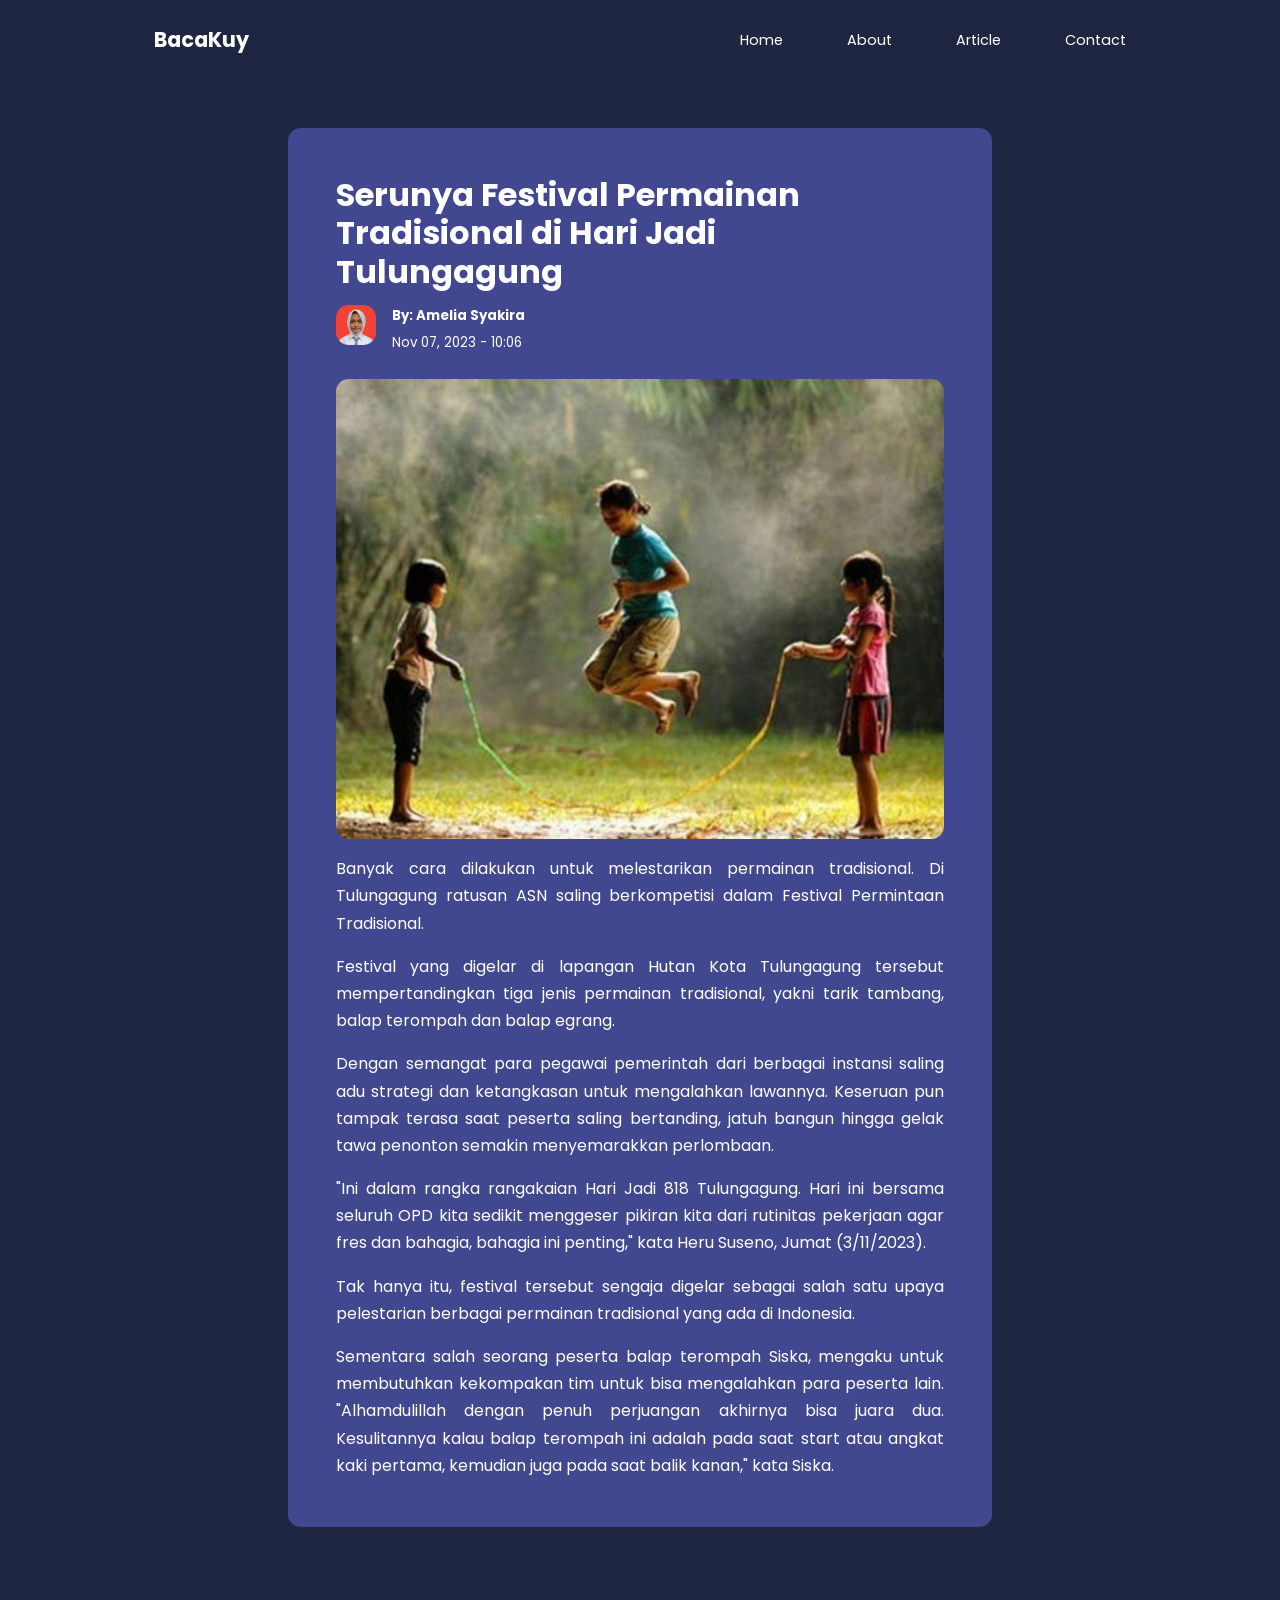
<file: game1.html>
<!DOCTYPE html>
<html lang="en">
<head>
    <meta charset="UTF-8">
    <meta name="viewport" content="width=device-width, initial-scale=1.0">
    <link rel="stylesheet" href="style.css">
    <!--ICOUNTSCOUT CDN-->
    <link rel="stylesheet" href="https://unicons.iconscout.com/release/v4.0.8/css/line.css">
    <!--GOOGLE FONT (POPPINS)-->
    <link rel="preconnect" href="https://fonts.googleapis.com">
    <link rel="preconnect" href="https://fonts.gstatic.com" crossorigin>
    <link href="https://fonts.googleapis.com/css2?family=Poppins:wght@300;400;800&display=swap" rel="stylesheet">
    <title>BacaKuy</title>
</head>
<body>
    <!--Navbar-->
    <nav>
        <div class="container nav_container">
            <a href="index.html"><h4><i class="uil uil-book-open"></i> BacaKuy</h4></a>
            <ul class="nav_menu">
                <li><a href="index.html">Home</a></li>
                <li><a href="about.html">About</a></li>
                <li><a href="article.html">Article</a></li>
                <li><a href="contact.html">Contact</a></li>
            </ul>
            <button id="open-menu-btn"><i class="uil uil-bars"></i></button>
            <button id="close-menu-btn"><i class="uil uil-multiply"></i></i></button>
        </div>
    </nav>
    <!--Navbar End-->
    <!----------------SINGLE POST------------------->
    <section class="singlepost">
        <div class="container singlepost__container">
            <h2>Serunya Festival Permainan Tradisional di Hari Jadi Tulungagung</h2>
            <div class="post__author">
                <div class="post__author-avatar">
                    <img src="/images/PROFILAMEL.jpg" alt="">
                </div>
                <div class="post__author-info">
                    <h5>By: Amelia Syakira</h5>
                    <small>Nov 07, 2023 - 10:06</small>
                </div>
            </div>
            <div class="singlepost__thumbnail">
                <img src="./images/PERMAINANTRADISIONAL1.jpg" alt="">
            </div>
            <p>
                Banyak cara dilakukan untuk melestarikan permainan tradisional. Di Tulungagung ratusan ASN saling berkompetisi dalam Festival Permintaan Tradisional.
            </p>
            <p>
                Festival yang digelar di lapangan Hutan Kota Tulungagung tersebut mempertandingkan tiga jenis permainan tradisional, yakni tarik tambang, balap terompah dan balap egrang.
            </p>
            <p>
                Dengan semangat para pegawai pemerintah dari berbagai instansi saling adu strategi dan ketangkasan untuk mengalahkan lawannya. Keseruan pun tampak terasa saat peserta saling bertanding, jatuh bangun hingga gelak tawa penonton semakin menyemarakkan perlombaan.
            </p>
            <p>
                "Ini dalam rangka rangakaian Hari Jadi 818 Tulungagung. Hari ini bersama seluruh OPD kita sedikit menggeser pikiran kita dari rutinitas pekerjaan agar fres dan bahagia, bahagia ini penting," kata Heru Suseno, Jumat (3/11/2023).
            </p>
            <p>
                Tak hanya itu, festival tersebut sengaja digelar sebagai salah satu upaya pelestarian berbagai permainan tradisional yang ada di Indonesia.
            </p>
            <p>
                Sementara salah seorang peserta balap terompah Siska, mengaku untuk membutuhkan kekompakan tim untuk bisa mengalahkan para peserta lain. "Alhamdulillah dengan penuh perjuangan akhirnya bisa juara dua. Kesulitannya kalau balap terompah ini adalah pada saat start atau angkat kaki pertama, kemudian juga pada saat balik kanan," kata Siska.
            </p>
        </div>
    </section>
    <!----------------END OF SINGLE POST------------------->
    <script src="main.js" defer></script>
</body>
</html>
</file>
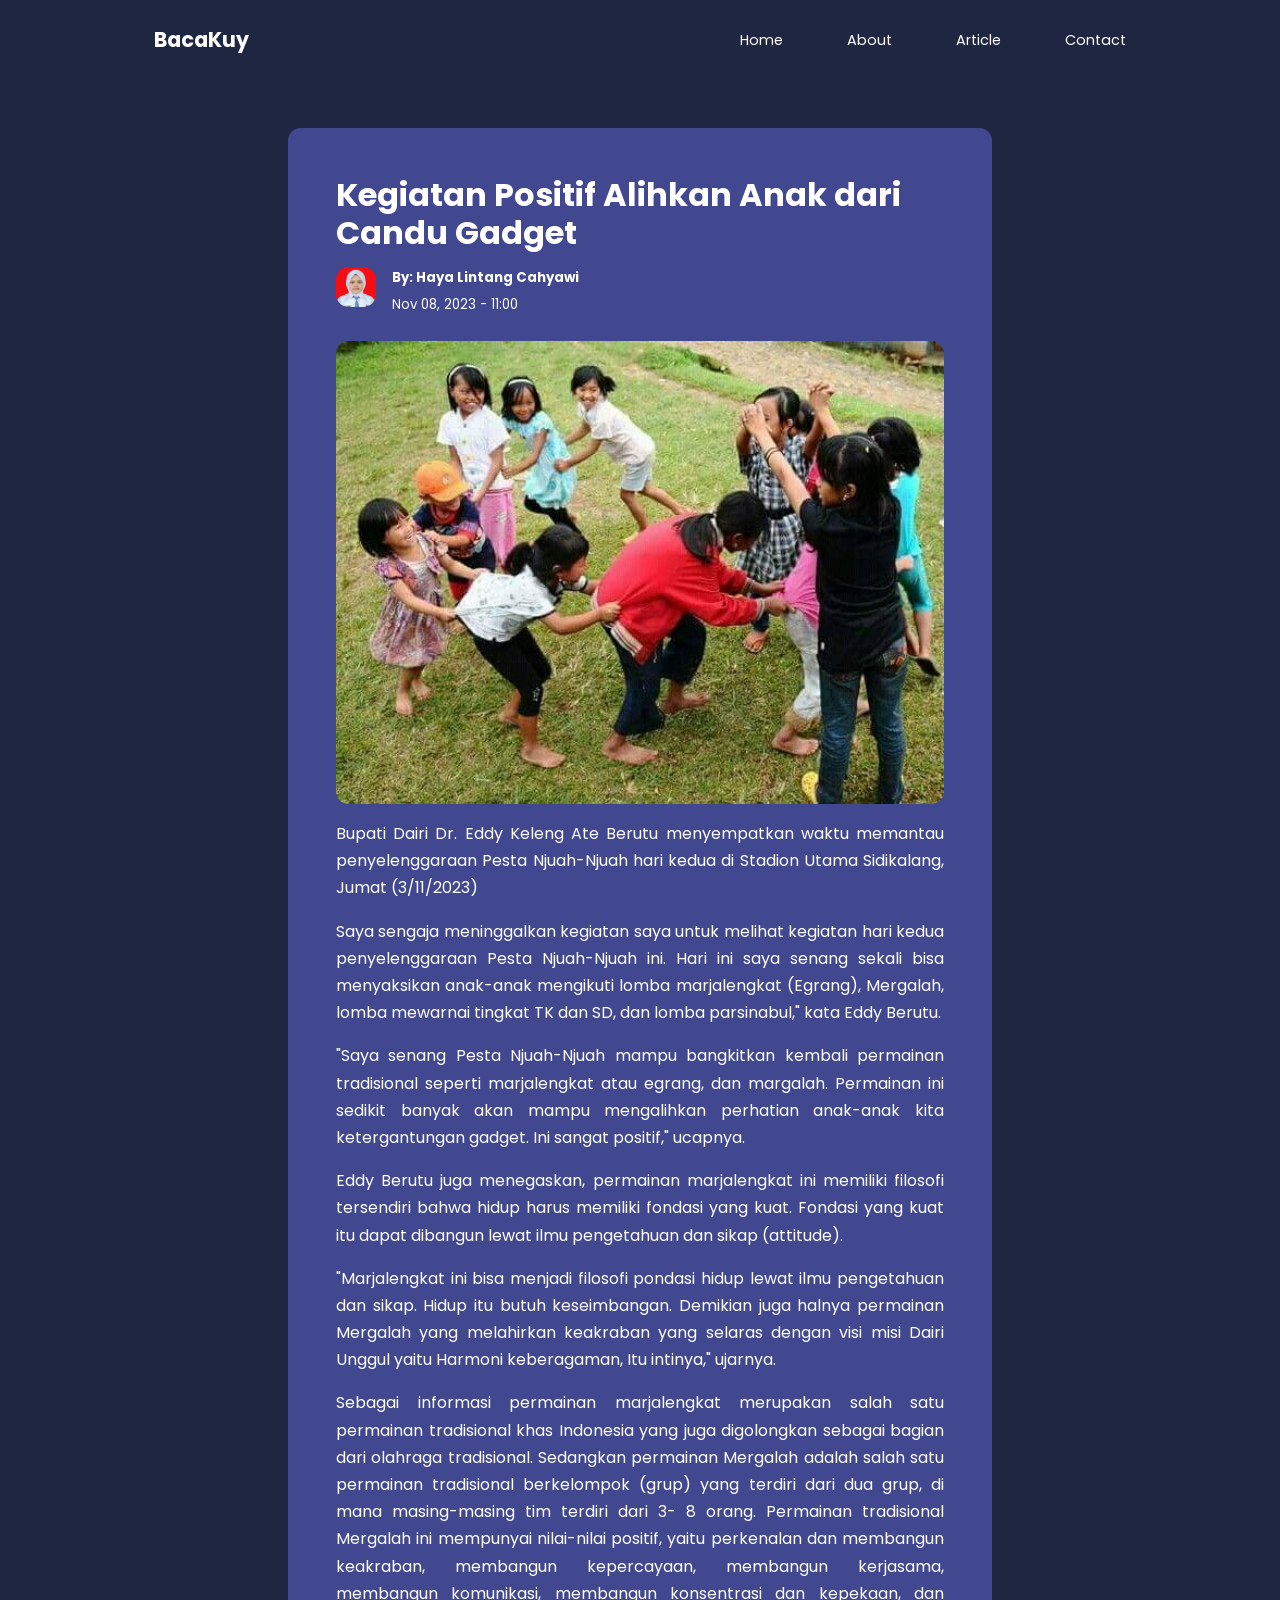
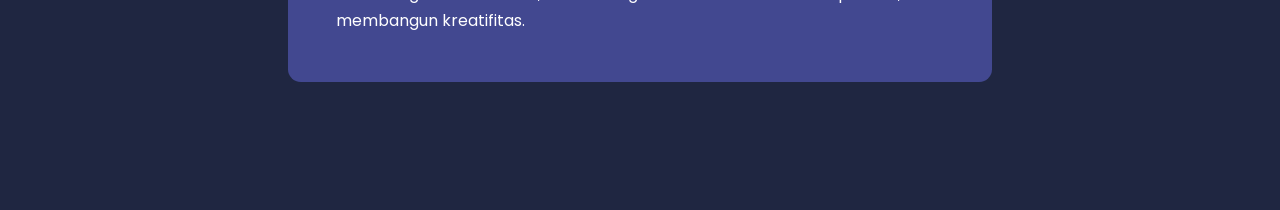
<file: game2.html>
<!DOCTYPE html>
<html lang="en">
<head>
    <meta charset="UTF-8">
    <meta name="viewport" content="width=device-width, initial-scale=1.0">
    <link rel="stylesheet" href="style.css">
    <!--ICOUNTSCOUT CDN-->
    <link rel="stylesheet" href="https://unicons.iconscout.com/release/v4.0.8/css/line.css">
    <!--GOOGLE FONT (POPPINS)-->
    <link rel="preconnect" href="https://fonts.googleapis.com">
    <link rel="preconnect" href="https://fonts.gstatic.com" crossorigin>
    <link href="https://fonts.googleapis.com/css2?family=Poppins:wght@300;400;800&display=swap" rel="stylesheet">
    <title>BacaKuy</title>
</head>
<body>
    <!--Navbar-->
    <nav>
        <div class="container nav_container">
            <a href="index.html"><h4><i class="uil uil-book-open"></i> BacaKuy</h4></a>
            <ul class="nav_menu">
                <li><a href="index.html">Home</a></li>
                <li><a href="about.html">About</a></li>
                <li><a href="article.html">Article</a></li>
                <li><a href="contact.html">Contact</a></li>
            </ul>
            <button id="open-menu-btn"><i class="uil uil-bars"></i></button>
            <button id="close-menu-btn"><i class="uil uil-multiply"></i></i></button>
        </div>
    </nav>
    <!--Navbar End-->
    <!----------------SINGLE POST------------------->
    <section class="singlepost">
        <div class="container singlepost__container">
            <h2>Kegiatan Positif Alihkan Anak dari Candu Gadget</h2>
            <div class="post__author">
                <div class="post__author-avatar">
                    <img src="/images/PROFILHAYA.jpg" alt="">
                </div>
                <div class="post__author-info">
                    <h5>By: Haya Lintang Cahyawi</h5>
                    <small>Nov 08, 2023 - 11:00</small>
                </div>
            </div>
            <div class="singlepost__thumbnail">
                <img src="./images/PERMAINANTRADISIONAL2.jpg" alt="">
            </div>
            <p>
                Bupati Dairi Dr. Eddy Keleng Ate Berutu menyempatkan waktu memantau penyelenggaraan Pesta Njuah-Njuah hari kedua di Stadion Utama Sidikalang, Jumat (3/11/2023)
            </p>
            <p>
                Saya sengaja meninggalkan kegiatan saya untuk melihat kegiatan hari kedua penyelenggaraan Pesta Njuah-Njuah ini. Hari ini saya senang sekali bisa menyaksikan anak-anak mengikuti lomba marjalengkat (Egrang), Mergalah, lomba mewarnai tingkat TK dan SD, dan lomba parsinabul," kata Eddy Berutu.
            </p>
            <p>
                "Saya senang Pesta Njuah-Njuah mampu bangkitkan kembali permainan tradisional seperti marjalengkat atau egrang, dan margalah. Permainan ini sedikit banyak akan mampu mengalihkan perhatian anak-anak kita ketergantungan gadget. Ini sangat positif," ucapnya.
            </p>
            <p>
                Eddy Berutu juga menegaskan, permainan marjalengkat ini memiliki filosofi tersendiri bahwa hidup harus memiliki fondasi yang kuat. Fondasi yang kuat itu dapat dibangun lewat ilmu pengetahuan dan sikap (attitude).
            </p>
            <p>
                "Marjalengkat ini bisa menjadi filosofi pondasi hidup lewat ilmu pengetahuan dan sikap. Hidup itu butuh keseimbangan. Demikian juga halnya permainan Mergalah yang melahirkan keakraban yang selaras dengan visi misi Dairi Unggul yaitu Harmoni keberagaman, Itu intinya," ujarnya.
            </p>
            <p>
                Sebagai informasi permainan marjalengkat merupakan salah satu permainan tradisional khas Indonesia yang juga digolongkan sebagai bagian dari olahraga tradisional. Sedangkan permainan Mergalah adalah salah satu permainan tradisional berkelompok (grup) yang terdiri dari dua grup, di mana masing-masing tim terdiri dari 3- 8 orang. Permainan tradisional Mergalah ini mempunyai nilai-nilai positif, yaitu perkenalan dan membangun keakraban, membangun kepercayaan, membangun kerjasama, membangun komunikasi, membangun konsentrasi dan kepekaan, dan membangun kreatifitas.
            </p>
        </div>
    </section>
    <!----------------END OF SINGLE POST------------------->
    <script src="main.js" defer></script>
</body>
</html>
</file>
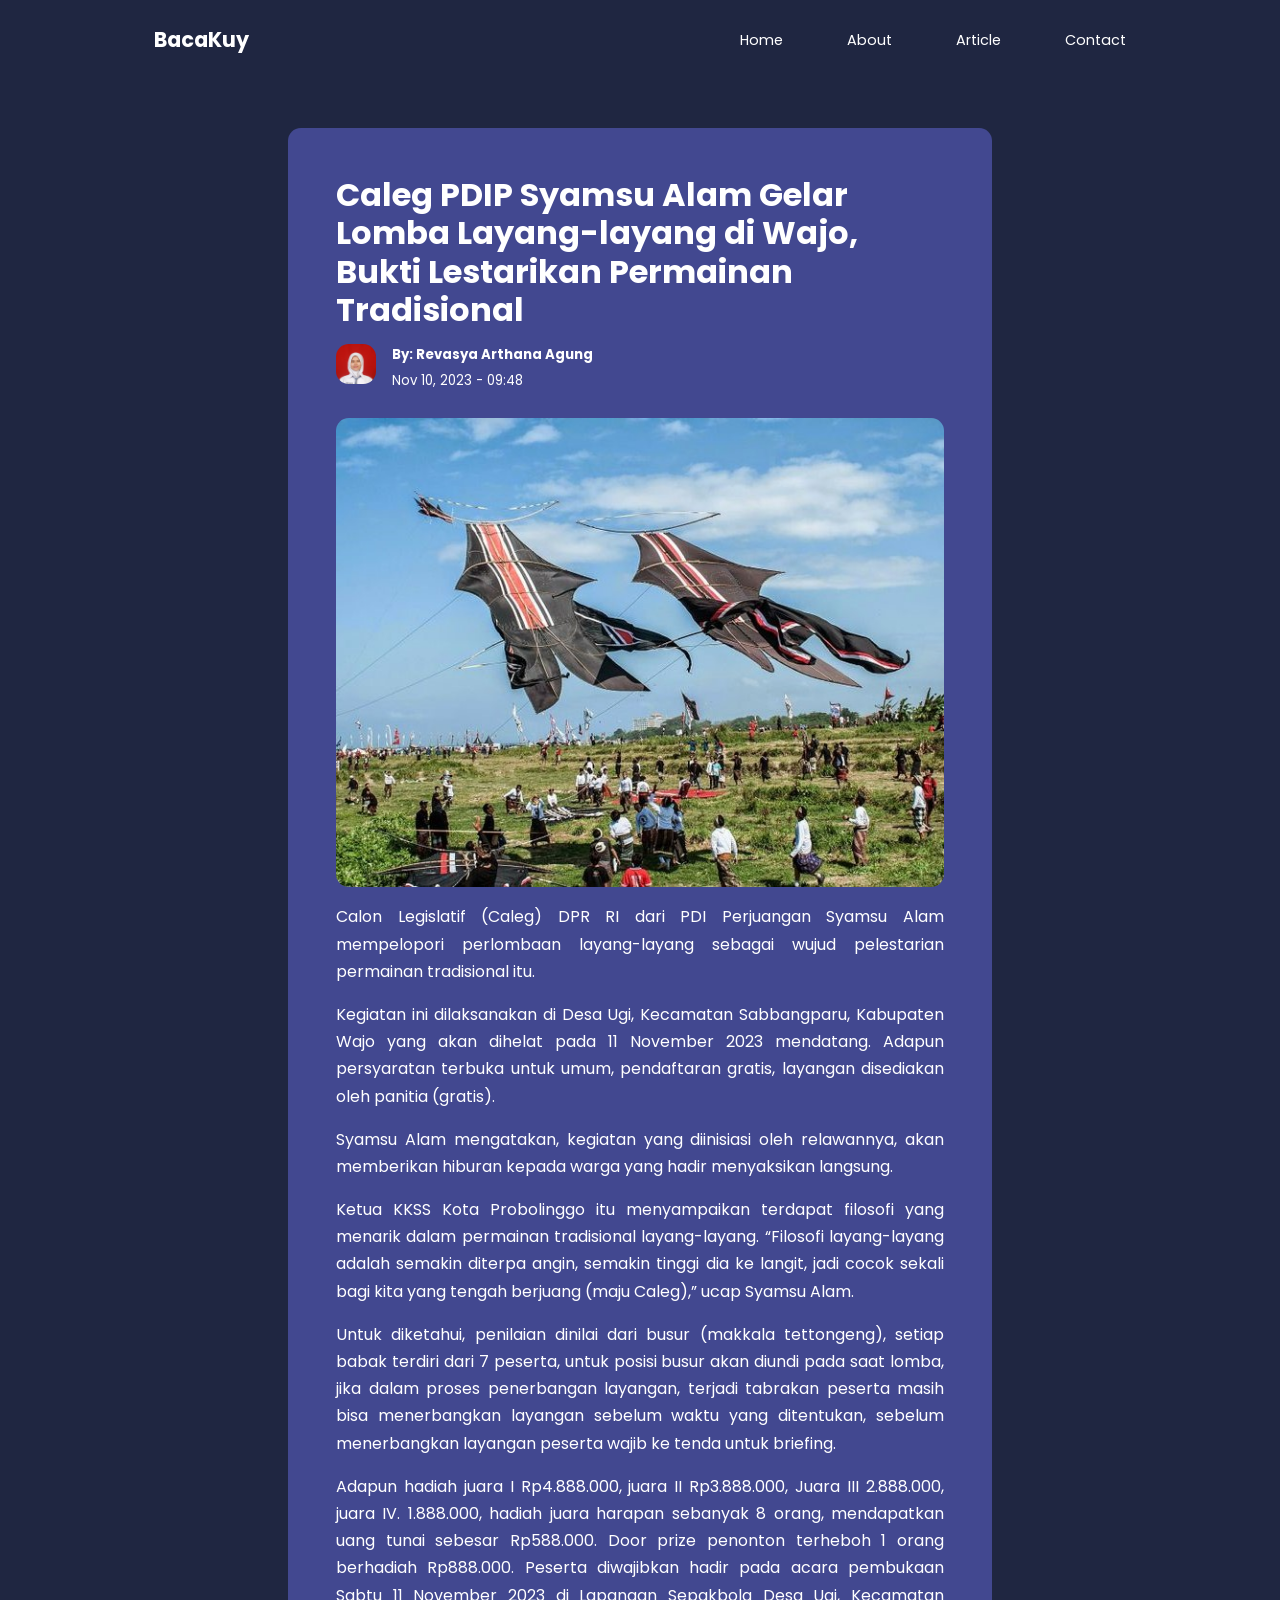
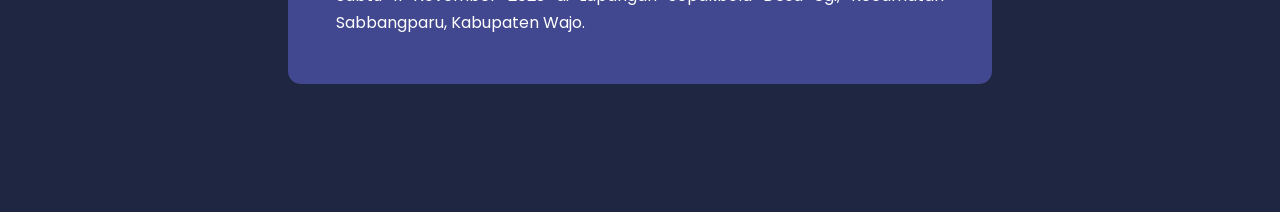
<file: game3.html>
<!DOCTYPE html>
<html lang="en">
<head>
    <meta charset="UTF-8">
    <meta name="viewport" content="width=device-width, initial-scale=1.0">
    <link rel="stylesheet" href="style.css">
    <!--ICOUNTSCOUT CDN-->
    <link rel="stylesheet" href="https://unicons.iconscout.com/release/v4.0.8/css/line.css">
    <!--GOOGLE FONT (POPPINS)-->
    <link rel="preconnect" href="https://fonts.googleapis.com">
    <link rel="preconnect" href="https://fonts.gstatic.com" crossorigin>
    <link href="https://fonts.googleapis.com/css2?family=Poppins:wght@300;400;800&display=swap" rel="stylesheet">
    <title>BacaKuy</title>
</head>
<body>
    <!--Navbar-->
    <nav>
        <div class="container nav_container">
            <a href="index.html"><h4><i class="uil uil-book-open"></i> BacaKuy</h4></a>
            <ul class="nav_menu">
                <li><a href="index.html">Home</a></li>
                <li><a href="about.html">About</a></li>
                <li><a href="article.html">Article</a></li>
                <li><a href="contact.html">Contact</a></li>
            </ul>
            <button id="open-menu-btn"><i class="uil uil-bars"></i></button>
            <button id="close-menu-btn"><i class="uil uil-multiply"></i></i></button>
        </div>
    </nav>
    <!--Navbar End-->
    <!----------------SINGLE POST------------------->
    <section class="singlepost">
        <div class="container singlepost__container">
            <h2>Caleg PDIP Syamsu Alam Gelar Lomba Layang-layang di Wajo, Bukti Lestarikan Permainan Tradisional</h2>
            <div class="post__author">
                <div class="post__author-avatar">
                    <img src="/images/PROFILREVA.jpg" alt="">
                </div>
                <div class="post__author-info">
                    <h5>By: Revasya Arthana Agung</h5>
                    <small>Nov 10, 2023 - 09:48</small>
                </div>
            </div>
            <div class="singlepost__thumbnail">
                <img src="./images/PERMAINANTRADISIONAL3.jpg" alt="">
            </div>
            <p>
                Calon Legislatif (Caleg) DPR RI dari PDI Perjuangan Syamsu Alam mempelopori perlombaan layang-layang sebagai wujud pelestarian permainan tradisional itu.
            </p>
            <p>
                Kegiatan ini dilaksanakan di Desa Ugi, Kecamatan Sabbangparu, Kabupaten Wajo yang akan dihelat pada 11 November 2023 mendatang. Adapun persyaratan terbuka untuk umum, pendaftaran gratis, layangan disediakan oleh panitia (gratis).
            </p>
            <p>
                Syamsu Alam mengatakan, kegiatan yang diinisiasi oleh relawannya, akan memberikan hiburan kepada warga yang hadir menyaksikan langsung.
            </p>
            <p>
                Ketua KKSS Kota Probolinggo itu menyampaikan terdapat filosofi yang menarik dalam permainan tradisional layang-layang. “Filosofi layang-layang adalah semakin diterpa angin, semakin tinggi dia ke langit, jadi cocok sekali bagi kita yang tengah berjuang (maju Caleg),” ucap Syamsu Alam.
            </p>
            <p>
                Untuk diketahui, penilaian dinilai dari busur (makkala tettongeng), setiap babak terdiri dari 7 peserta, untuk posisi busur akan diundi pada saat lomba, jika dalam proses penerbangan layangan, terjadi tabrakan peserta masih bisa menerbangkan layangan sebelum waktu yang ditentukan, sebelum menerbangkan layangan peserta wajib ke tenda untuk briefing.
            </p>
            <p>
                Adapun hadiah juara I Rp4.888.000, juara II Rp3.888.000, Juara III 2.888.000, juara IV. 1.888.000, hadiah juara harapan sebanyak 8 orang, mendapatkan uang tunai sebesar Rp588.000. Door prize penonton terheboh 1 orang berhadiah Rp888.000. Peserta diwajibkan hadir pada acara pembukaan Sabtu 11 November 2023 di Lapangan Sepakbola Desa Ugi, Kecamatan Sabbangparu, Kabupaten Wajo.
            </p>
        </div>
    </section>
    <!----------------END OF SINGLE POST------------------->
    <script src="main.js" defer></script>
</body>
</html>
</file>
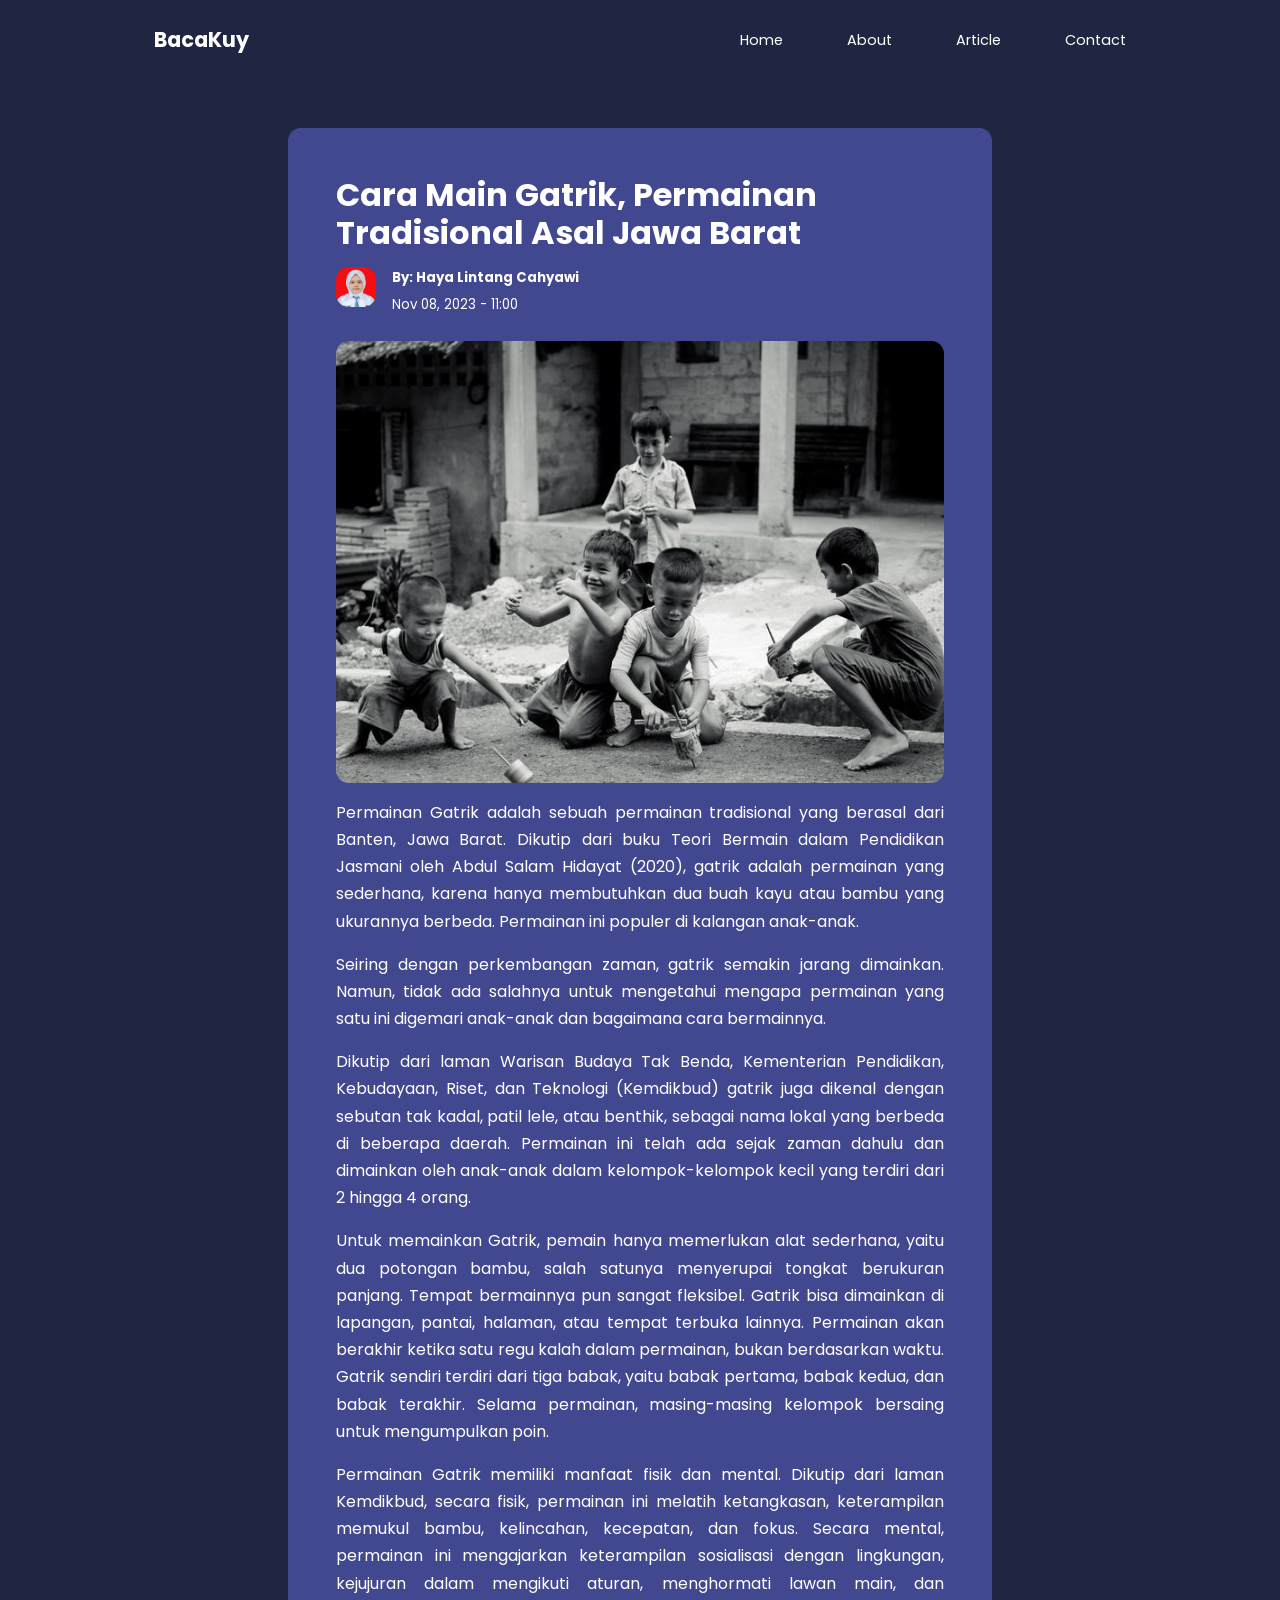
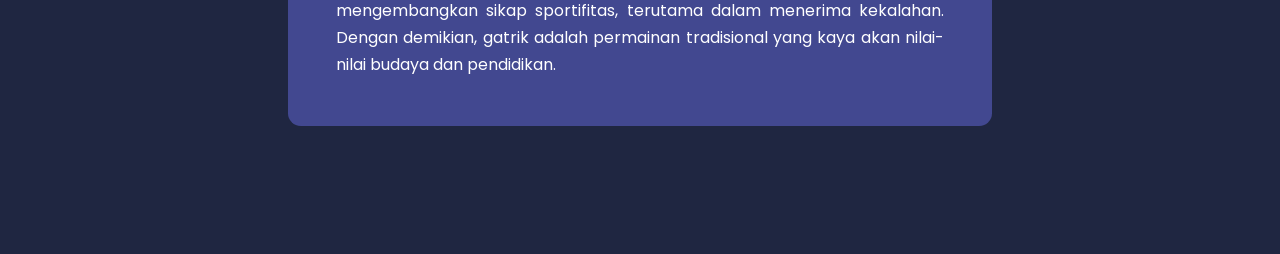
<file: game4.html>
<!DOCTYPE html>
<html lang="en">
<head>
    <meta charset="UTF-8">
    <meta name="viewport" content="width=device-width, initial-scale=1.0">
    <link rel="stylesheet" href="style.css">
    <!--ICOUNTSCOUT CDN-->
    <link rel="stylesheet" href="https://unicons.iconscout.com/release/v4.0.8/css/line.css">
    <!--GOOGLE FONT (POPPINS)-->
    <link rel="preconnect" href="https://fonts.googleapis.com">
    <link rel="preconnect" href="https://fonts.gstatic.com" crossorigin>
    <link href="https://fonts.googleapis.com/css2?family=Poppins:wght@300;400;800&display=swap" rel="stylesheet">
    <title>BacaKuy</title>
</head>
<body>
    <!--Navbar-->
    <nav>
        <div class="container nav_container">
            <a href="index.html"><h4><i class="uil uil-book-open"></i> BacaKuy</h4></a>
            <ul class="nav_menu">
                <li><a href="index.html">Home</a></li>
                <li><a href="about.html">About</a></li>
                <li><a href="article.html">Article</a></li>
                <li><a href="contact.html">Contact</a></li>
            </ul>
            <button id="open-menu-btn"><i class="uil uil-bars"></i></button>
            <button id="close-menu-btn"><i class="uil uil-multiply"></i></i></button>
        </div>
    </nav>
    <!--Navbar End-->
    <!----------------SINGLE POST------------------->
    <section class="singlepost">
        <div class="container singlepost__container">
            <h2>Cara Main Gatrik, Permainan Tradisional Asal Jawa Barat</h2>
            <div class="post__author">
                <div class="post__author-avatar">
                    <img src="/images/PROFILHAYA.jpg" alt="">
                </div>
                <div class="post__author-info">
                    <h5>By: Haya Lintang Cahyawi</h5>
                    <small>Nov 08, 2023 - 11:00</small>
                </div>
            </div>
            <div class="singlepost__thumbnail">
                <img src="./images/PERMAINANTRADISIONAL4.jpg" alt="">
            </div>
            <p>
                Permainan Gatrik adalah sebuah permainan tradisional yang berasal dari Banten, Jawa Barat. Dikutip dari buku Teori Bermain dalam Pendidikan Jasmani oleh Abdul Salam Hidayat (2020), gatrik adalah permainan yang sederhana, karena hanya membutuhkan dua buah kayu atau bambu yang ukurannya berbeda. Permainan ini populer di kalangan anak-anak.
            </p>
            <p>
                Seiring dengan perkembangan zaman, gatrik semakin jarang dimainkan. Namun, tidak ada salahnya untuk mengetahui mengapa permainan yang satu ini digemari anak-anak dan bagaimana cara bermainnya.
            </p>
            <p>
                Dikutip dari laman Warisan Budaya Tak Benda, Kementerian Pendidikan, Kebudayaan, Riset, dan Teknologi (Kemdikbud) gatrik juga dikenal dengan sebutan tak kadal, patil lele, atau benthik, sebagai nama lokal yang berbeda di beberapa daerah. Permainan ini telah ada sejak zaman dahulu dan dimainkan oleh anak-anak dalam kelompok-kelompok kecil yang terdiri dari 2 hingga 4 orang.
            </p>
            <p>
                Untuk memainkan Gatrik, pemain hanya memerlukan alat sederhana, yaitu dua potongan bambu, salah satunya menyerupai tongkat berukuran panjang. Tempat bermainnya pun sangat fleksibel. Gatrik bisa dimainkan di lapangan, pantai, halaman, atau tempat terbuka lainnya. Permainan akan berakhir ketika satu regu kalah dalam permainan, bukan berdasarkan waktu. Gatrik sendiri terdiri dari tiga babak, yaitu babak pertama, babak kedua, dan babak terakhir. Selama permainan, masing-masing kelompok bersaing untuk mengumpulkan poin.
            </p>
            <p>
                Permainan Gatrik memiliki manfaat fisik dan mental. Dikutip dari laman Kemdikbud, secara fisik, permainan ini melatih ketangkasan, keterampilan memukul bambu, kelincahan, kecepatan, dan fokus. Secara mental, permainan ini mengajarkan keterampilan sosialisasi dengan lingkungan, kejujuran dalam mengikuti aturan, menghormati lawan main, dan mengembangkan sikap sportifitas, terutama dalam menerima kekalahan. Dengan demikian, gatrik adalah permainan tradisional yang kaya akan nilai-nilai budaya dan pendidikan.
            </p>
        </div>
    </section>
    <!----------------END OF SINGLE POST------------------->
    <script src="main.js" defer></script>
</body>
</html>
</file>
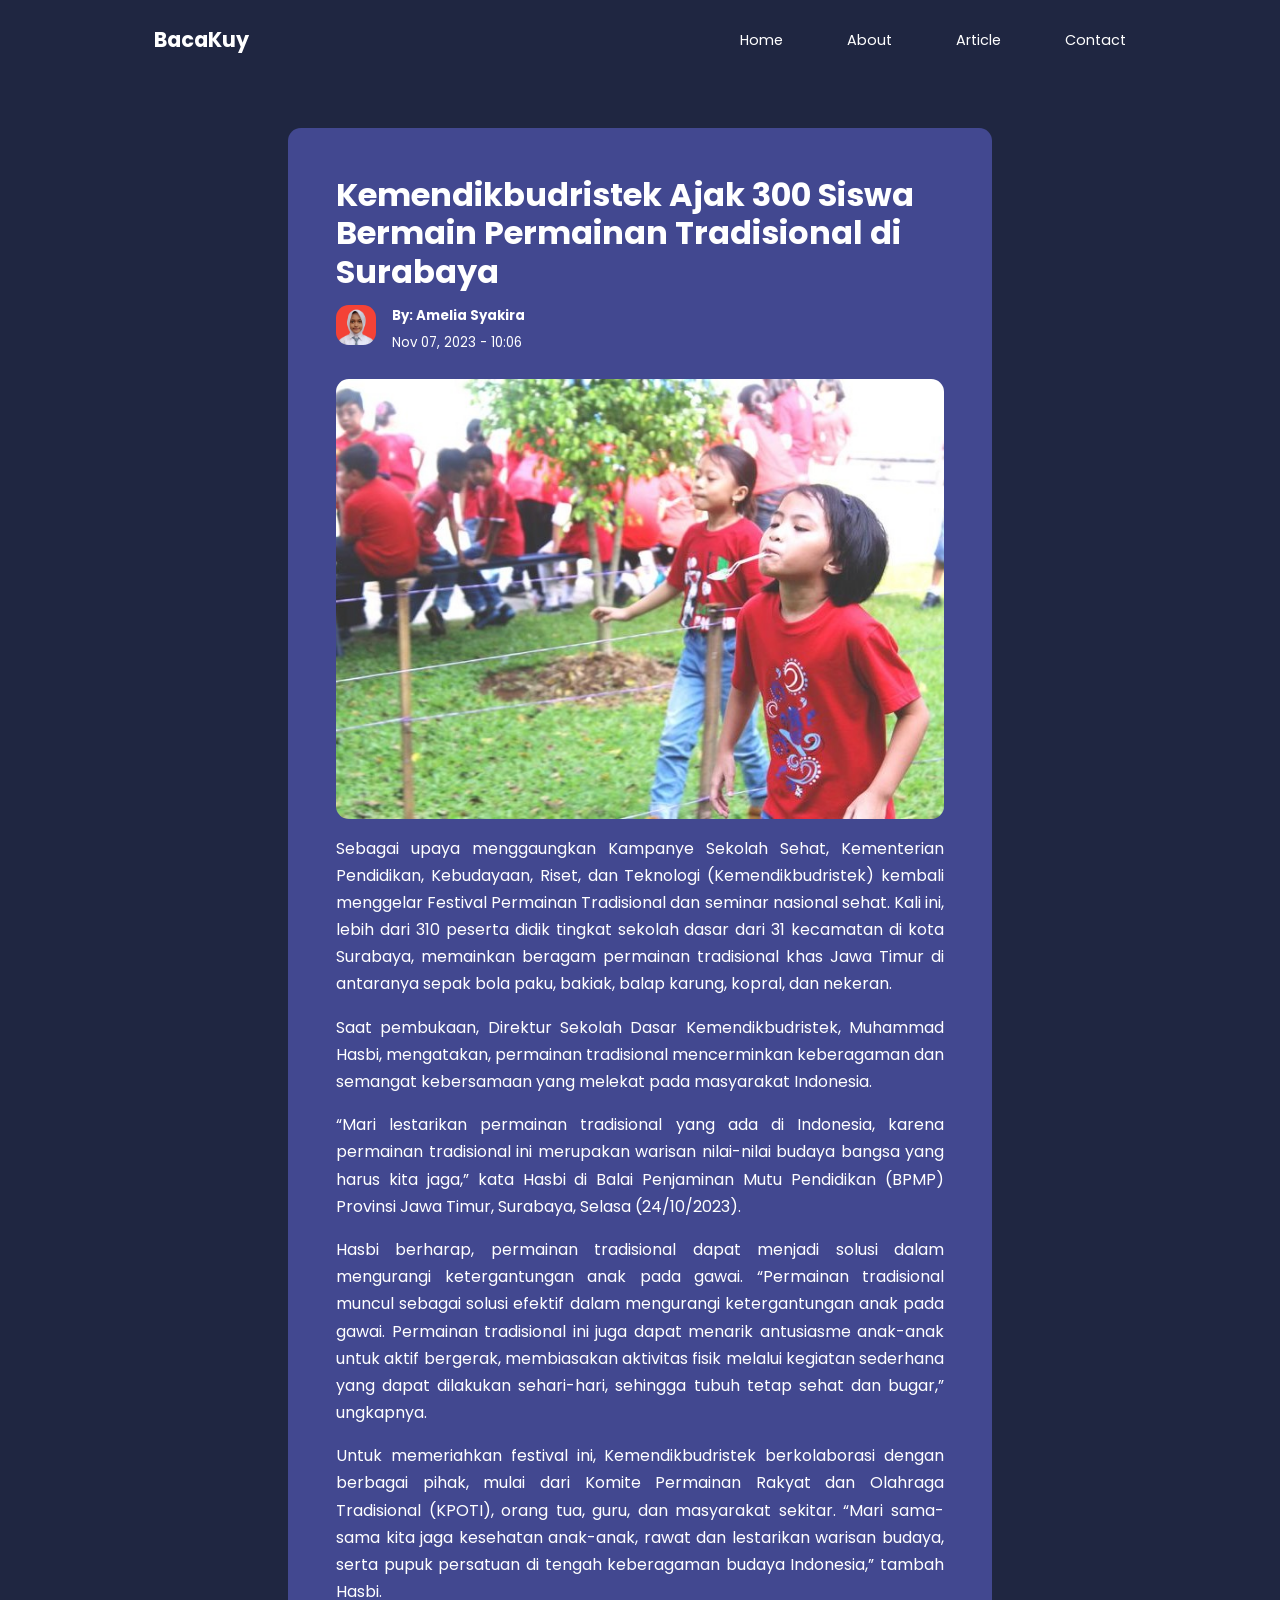
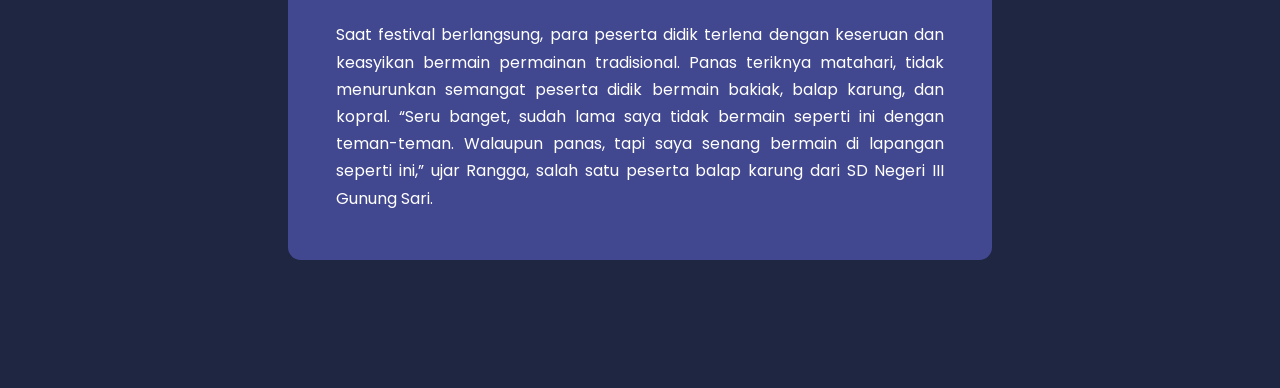
<file: game5.html>
<!DOCTYPE html>
<html lang="en">
<head>
    <meta charset="UTF-8">
    <meta name="viewport" content="width=device-width, initial-scale=1.0">
    <link rel="stylesheet" href="style.css">
    <!--ICOUNTSCOUT CDN-->
    <link rel="stylesheet" href="https://unicons.iconscout.com/release/v4.0.8/css/line.css">
    <!--GOOGLE FONT (POPPINS)-->
    <link rel="preconnect" href="https://fonts.googleapis.com">
    <link rel="preconnect" href="https://fonts.gstatic.com" crossorigin>
    <link href="https://fonts.googleapis.com/css2?family=Poppins:wght@300;400;800&display=swap" rel="stylesheet">
    <title>BacaKuy</title>
</head>
<body>
    <!--Navbar-->
    <nav>
        <div class="container nav_container">
            <a href="index.html"><h4><i class="uil uil-book-open"></i> BacaKuy</h4></a>
            <ul class="nav_menu">
                <li><a href="index.html">Home</a></li>
                <li><a href="about.html">About</a></li>
                <li><a href="article.html">Article</a></li>
                <li><a href="contact.html">Contact</a></li>
            </ul>
            <button id="open-menu-btn"><i class="uil uil-bars"></i></button>
            <button id="close-menu-btn"><i class="uil uil-multiply"></i></i></button>
        </div>
    </nav>
    <!--Navbar End-->
    <!----------------SINGLE POST------------------->
    <section class="singlepost">
        <div class="container singlepost__container">
            <h2>Kemendikbudristek Ajak 300 Siswa Bermain Permainan Tradisional di Surabaya</h2>
            <div class="post__author">
                <div class="post__author-avatar">
                    <img src="/images/PROFILAMEL.jpg" alt="">
                </div>
                <div class="post__author-info">
                    <h5>By: Amelia Syakira</h5>
                    <small>Nov 07, 2023 - 10:06</small>
                </div>
            </div>
            <div class="singlepost__thumbnail">
                <img src="./images/PERMAINANTRADISIONAL5.jpg" alt="">
            </div>
            <p>
                Sebagai upaya menggaungkan Kampanye Sekolah Sehat, Kementerian Pendidikan, Kebudayaan, Riset, dan Teknologi (Kemendikbudristek) kembali menggelar Festival Permainan Tradisional dan seminar nasional sehat. Kali ini, lebih dari 310 peserta didik tingkat sekolah dasar dari 31 kecamatan di kota Surabaya, memainkan beragam permainan tradisional khas Jawa Timur di antaranya sepak bola paku, bakiak, balap karung, kopral, dan nekeran.
            </p>
            <p>
                Saat pembukaan, Direktur Sekolah Dasar Kemendikbudristek, Muhammad Hasbi, mengatakan, permainan tradisional mencerminkan keberagaman dan semangat kebersamaan yang melekat pada masyarakat Indonesia.
            </p>
            <p>
                “Mari lestarikan permainan tradisional yang ada di Indonesia, karena permainan tradisional ini merupakan warisan nilai-nilai budaya bangsa yang harus kita jaga,” kata Hasbi di Balai Penjaminan Mutu Pendidikan (BPMP) Provinsi Jawa Timur, Surabaya, Selasa (24/10/2023).
            </p>
            <p>
                Hasbi berharap, permainan tradisional dapat menjadi solusi dalam mengurangi ketergantungan anak pada gawai. “Permainan tradisional muncul sebagai solusi efektif dalam mengurangi ketergantungan anak pada gawai. Permainan tradisional ini juga dapat menarik antusiasme anak-anak untuk aktif bergerak, membiasakan aktivitas fisik melalui kegiatan sederhana yang dapat dilakukan sehari-hari, sehingga tubuh tetap sehat dan bugar,” ungkapnya.
            </p>
            <p>
                Untuk memeriahkan festival ini, Kemendikbudristek berkolaborasi dengan berbagai pihak, mulai dari Komite Permainan Rakyat dan Olahraga Tradisional (KPOTI), orang tua, guru, dan masyarakat sekitar. “Mari sama-sama kita jaga kesehatan anak-anak, rawat dan lestarikan warisan budaya, serta pupuk persatuan di tengah keberagaman budaya Indonesia,” tambah Hasbi.
            </p>
            <p>
                Saat festival berlangsung, para peserta didik terlena dengan keseruan dan keasyikan bermain permainan tradisional. Panas teriknya matahari, tidak menurunkan semangat peserta didik bermain bakiak, balap karung, dan kopral. “Seru banget, sudah lama saya tidak bermain seperti ini dengan teman-teman. Walaupun panas, tapi saya senang bermain di lapangan seperti ini,” ujar Rangga, salah satu peserta balap karung dari SD Negeri III Gunung Sari.
            </p>
        </div>
    </section>
    <!----------------END OF SINGLE POST------------------->
    <script src="main.js" defer></script>
</body>
</html>
</file>
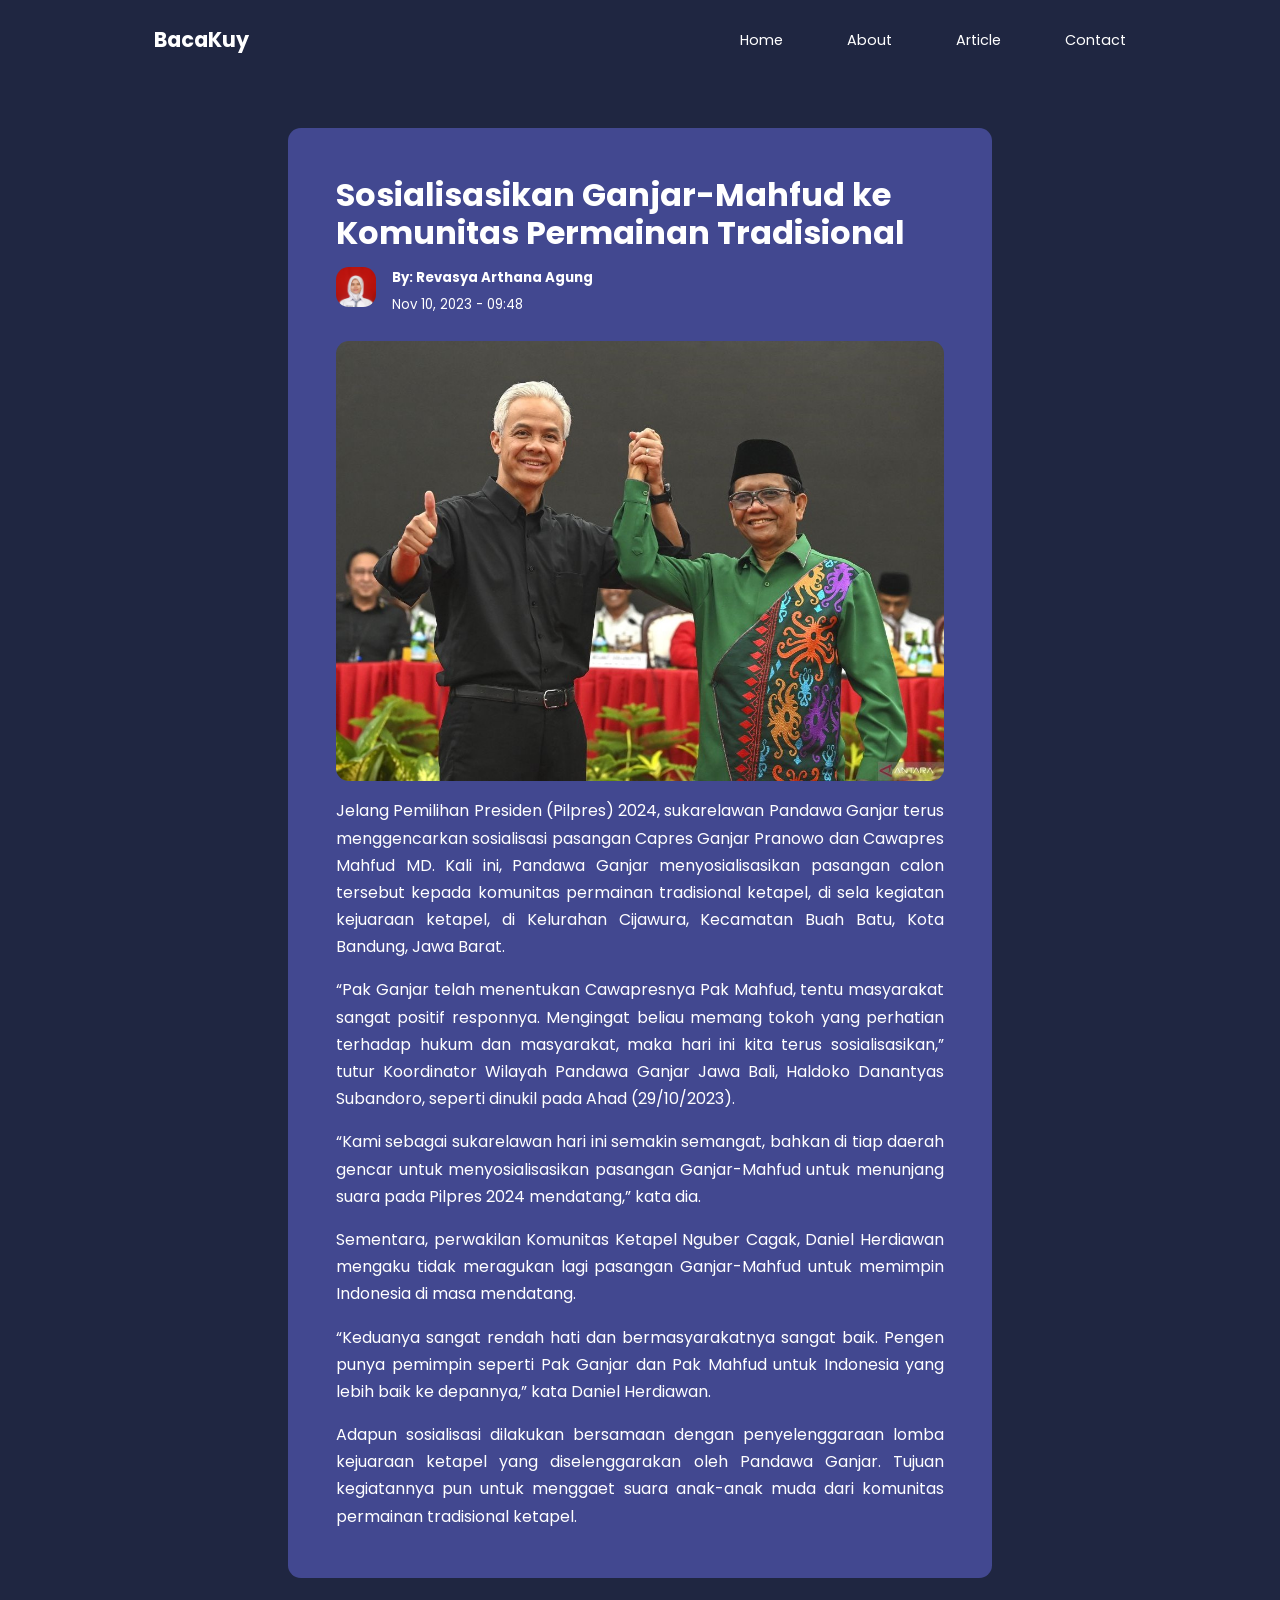
<file: game6.html>
<!DOCTYPE html>
<html lang="en">
<head>
    <meta charset="UTF-8">
    <meta name="viewport" content="width=device-width, initial-scale=1.0">
    <link rel="stylesheet" href="style.css">
    <!--ICOUNTSCOUT CDN-->
    <link rel="stylesheet" href="https://unicons.iconscout.com/release/v4.0.8/css/line.css">
    <!--GOOGLE FONT (POPPINS)-->
    <link rel="preconnect" href="https://fonts.googleapis.com">
    <link rel="preconnect" href="https://fonts.gstatic.com" crossorigin>
    <link href="https://fonts.googleapis.com/css2?family=Poppins:wght@300;400;800&display=swap" rel="stylesheet">
    <title>BacaKuy</title>
</head>
<body>
    <!--Navbar-->
    <nav>
        <div class="container nav_container">
            <a href="index.html"><h4><i class="uil uil-book-open"></i> BacaKuy</h4></a>
            <ul class="nav_menu">
                <li><a href="index.html">Home</a></li>
                <li><a href="about.html">About</a></li>
                <li><a href="article.html">Article</a></li>
                <li><a href="contact.html">Contact</a></li>
            </ul>
            <button id="open-menu-btn"><i class="uil uil-bars"></i></button>
            <button id="close-menu-btn"><i class="uil uil-multiply"></i></i></button>
        </div>
    </nav>
    <!--Navbar End-->
    <!----------------SINGLE POST------------------->
    <section class="singlepost">
        <div class="container singlepost__container">
            <h2>Sosialisasikan Ganjar-Mahfud ke Komunitas Permainan Tradisional</h2>
            <div class="post__author">
                <div class="post__author-avatar">
                    <img src="/images/PROFILREVA.jpg" alt="">
                </div>
                <div class="post__author-info">
                    <h5>By: Revasya Arthana Agung</h5>
                    <small>Nov 10, 2023 - 09:48</small>
                </div>
            </div>
            <div class="singlepost__thumbnail">
                <img src="./images/PERMAINANTRADISIONAL6.jpg" alt="">
            </div>
            <p>
                Jelang Pemilihan Presiden (Pilpres) 2024, sukarelawan Pandawa Ganjar terus menggencarkan sosialisasi pasangan Capres Ganjar Pranowo dan Cawapres Mahfud MD. Kali ini, Pandawa Ganjar menyosialisasikan pasangan calon tersebut kepada komunitas permainan tradisional ketapel, di sela kegiatan kejuaraan ketapel, di Kelurahan Cijawura, Kecamatan Buah Batu, Kota Bandung, Jawa Barat.
            </p>
            <p>
                “Pak Ganjar telah menentukan Cawapresnya Pak Mahfud, tentu masyarakat sangat positif responnya. Mengingat beliau memang tokoh yang perhatian terhadap hukum dan masyarakat, maka hari ini kita terus sosialisasikan,” tutur Koordinator Wilayah Pandawa Ganjar Jawa Bali, Haldoko Danantyas Subandoro, seperti dinukil pada Ahad (29/10/2023). 
            </p>
            <p>
                “Kami sebagai sukarelawan hari ini semakin semangat, bahkan di tiap daerah gencar untuk menyosialisasikan pasangan Ganjar-Mahfud untuk menunjang suara pada Pilpres 2024 mendatang,” kata dia.
            </p>
            <p>
                Sementara, perwakilan Komunitas Ketapel Nguber Cagak, Daniel Herdiawan mengaku tidak meragukan lagi pasangan Ganjar-Mahfud untuk memimpin Indonesia di masa mendatang.
            </p>
            <p>
                “Keduanya sangat rendah hati dan bermasyarakatnya sangat baik. Pengen punya pemimpin seperti Pak Ganjar dan Pak Mahfud untuk Indonesia yang lebih baik ke depannya,” kata Daniel Herdiawan.
            </p>
            <p>
                Adapun sosialisasi dilakukan bersamaan dengan penyelenggaraan lomba kejuaraan ketapel yang diselenggarakan oleh Pandawa Ganjar. Tujuan kegiatannya pun untuk menggaet suara anak-anak muda dari komunitas permainan tradisional ketapel.
            </p>
        </div>
    </section>
    <!----------------END OF SINGLE POST------------------->
    <script src="main.js" defer></script>
</body>
</html>
</file>
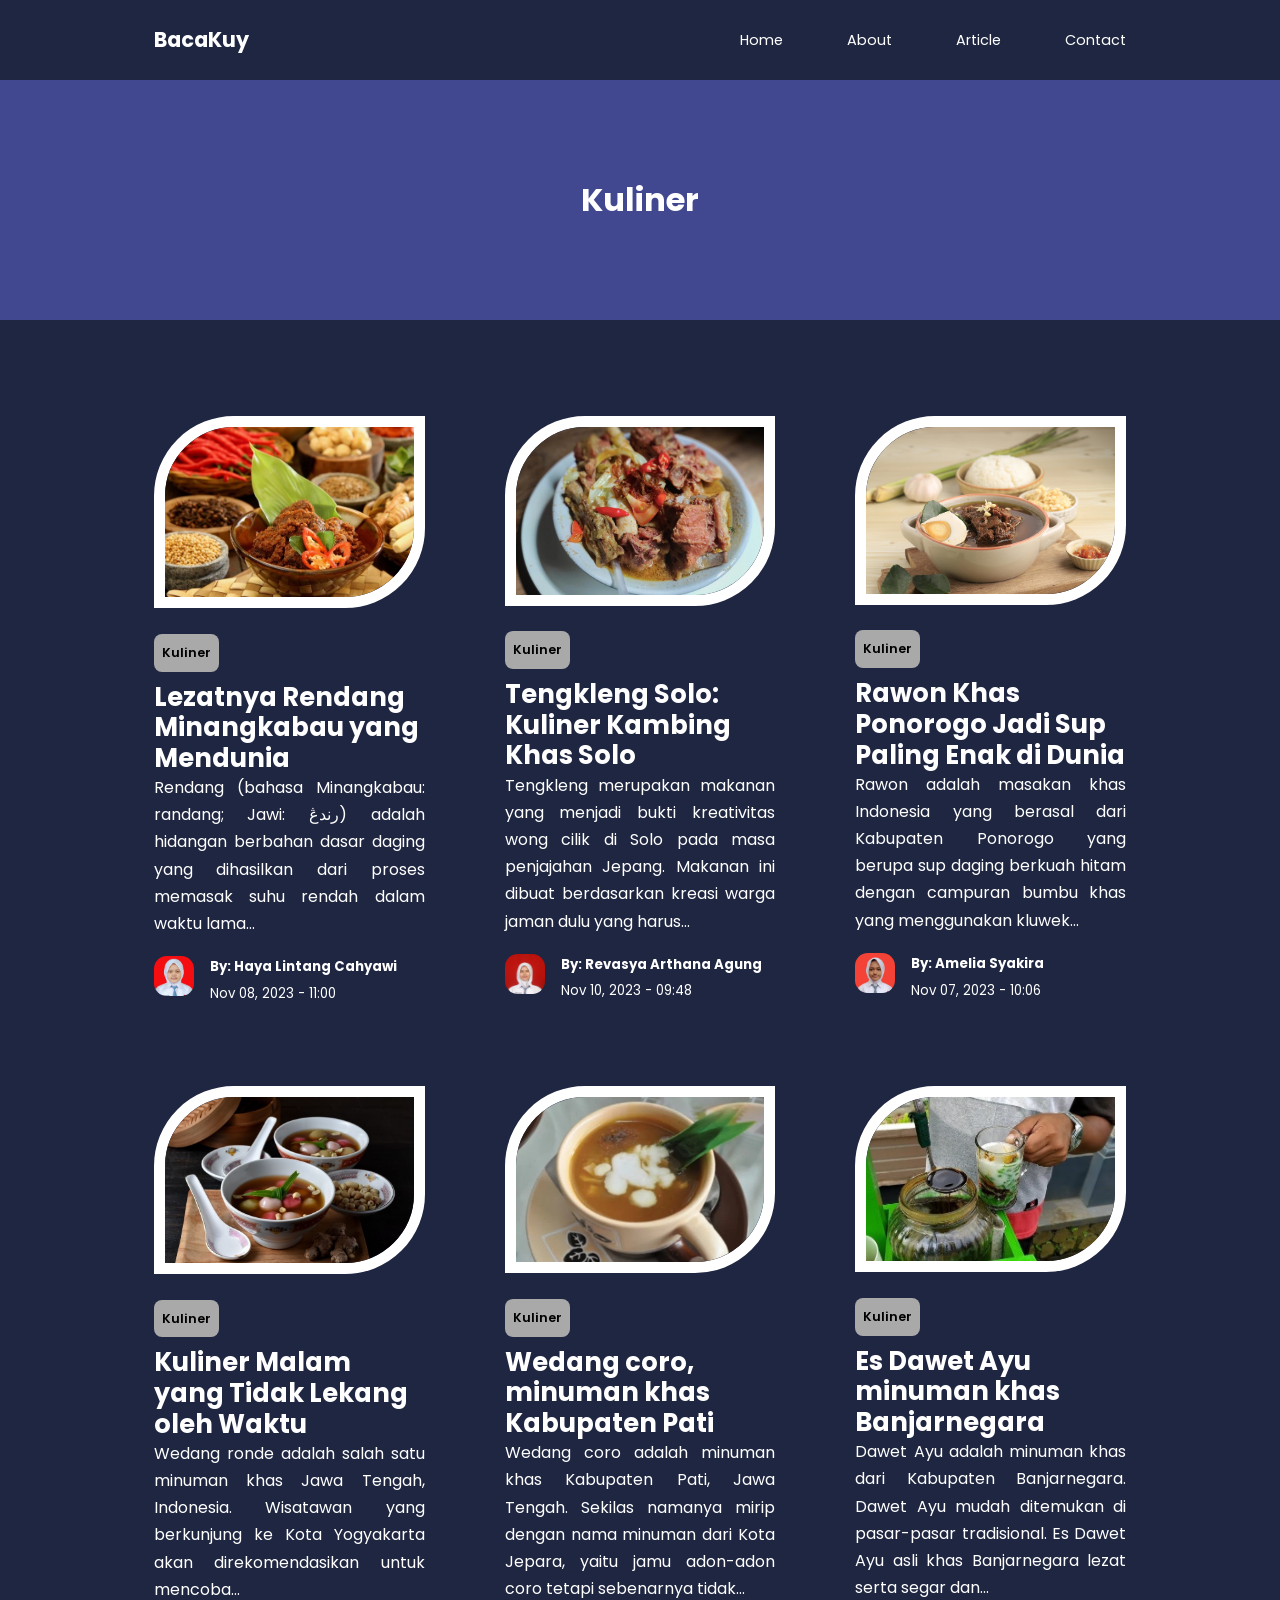
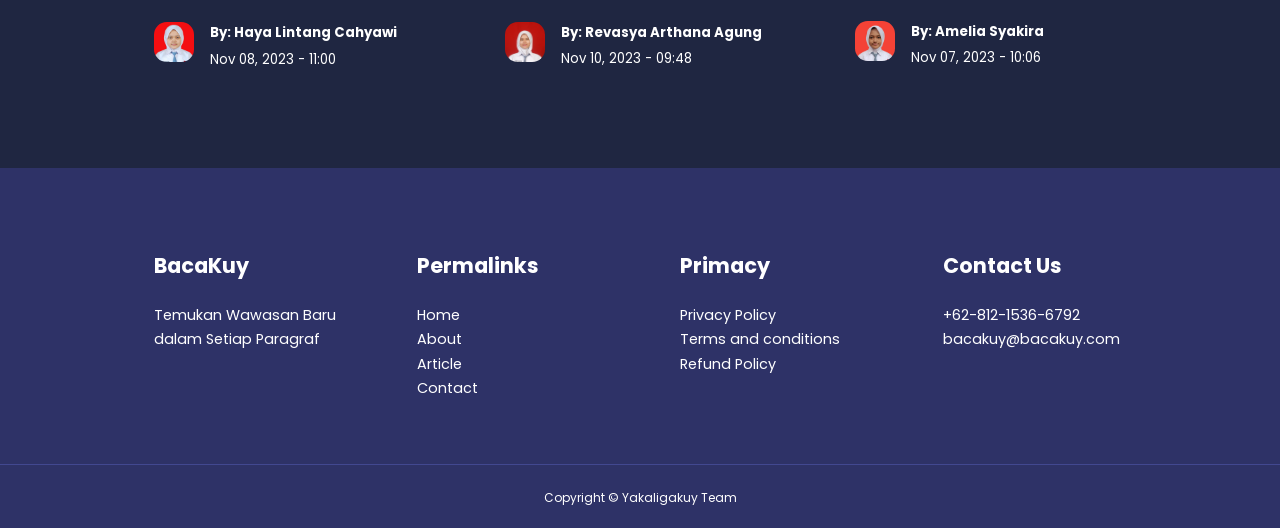
<file: kuliner-category.html>
<!DOCTYPE html>
<html lang="en">
<head>
    <meta charset="UTF-8">
    <meta name="viewport" content="width=device-width, initial-scale=1.0">
    <link rel="stylesheet" href="style.css">
    <!--ICOUNTSCOUT CDN-->
    <link rel="stylesheet" href="https://unicons.iconscout.com/release/v4.0.8/css/line.css">
    <!--GOOGLE FONT (POPPINS)-->
    <link rel="preconnect" href="https://fonts.googleapis.com">
    <link rel="preconnect" href="https://fonts.gstatic.com" crossorigin>
    <link href="https://fonts.googleapis.com/css2?family=Poppins:wght@300;400;800&display=swap" rel="stylesheet">
    <title>BacaKuy</title>
</head>
<body>
    <!--Navbar-->
    <nav>
        <div class="container nav_container">
            <a href="index.html"><h4><i class="uil uil-book-open"></i> BacaKuy</h4></a>
            <ul class="nav_menu">
                <li><a href="index.html">Home</a></li>
                <li><a href="about.html">About</a></li>
                <li><a href="article.html">Article</a></li>
                <li><a href="contact.html">Contact</a></li>
            </ul>
            <button id="open-menu-btn"><i class="uil uil-bars"></i></button>
            <button id="close-menu-btn"><i class="uil uil-multiply"></i></i></button>
        </div>
    </nav>
    <!--Navbar End-->
    <!----------------CATEGORY TITLE------------------->
    <header class="category__title">
        <h2>Kuliner</h2>
     </header>
    <!----------------END OF CATEGORY TITLE------------------->
    <!----------------POSTS------------------->
   <section class="posts">
    <div class="container posts__container">
        <article class="post">
            <div class="post__thumbnail">
                <img src="./images/KULINER1.jpg" alt="">
            </div>
            <div class="post__info">
                <a href="kuliner-category.html" class="category__button">Kuliner</a>
                <h3 class="post__title">
                    <a href="kuliner1.html">Lezatnya Rendang Minangkabau yang Mendunia</a>
                </h3>
                <p class="post__body">Rendang (bahasa Minangkabau: randang; Jawi: رندڠ) adalah hidangan berbahan dasar daging yang dihasilkan dari proses memasak suhu rendah dalam waktu lama...</p>
                <div class="post__author">
                    <div class="post__author-avatar">
                        <img src="/images/PROFILHAYA.jpg" alt="">
                    </div>
                    <div class="post__author-info">
                        <h5>By: Haya Lintang Cahyawi</h5>
                        <small>Nov 08, 2023 - 11:00</small>
                    </div>
                </div>
            </div>
        </article>
        <article class="post">
            <div class="post__thumbnail">
                <img src="./images/KULINER2.jpg" alt="">
            </div>
            <div class="post__info">
                <a href="kuliner-category.html" class="category__button">Kuliner</a>
                <h3 class="post__title">
                    <a href="kuliner2.html">Tengkleng Solo: Kuliner Kambing Khas Solo</a>
                </h3>
                <p class="post__body">Tengkleng merupakan makanan yang menjadi bukti kreativitas wong cilik di Solo pada masa penjajahan Jepang. Makanan ini dibuat berdasarkan kreasi warga jaman dulu yang harus...</p>
                <div class="post__author">
                    <div class="post__author-avatar">
                        <img src="/images/PROFILREVA.jpg" alt="">
                    </div>
                    <div class="post__author-info">
                        <h5>By: Revasya Arthana Agung</h5>
                        <small>Nov 10, 2023 - 09:48</small>
                    </div>
                </div>
            </div>
        </article>
        <article class="post">
            <div class="post__thumbnail">
                <img src="./images/KULINER3.png" alt="">
            </div>
            <div class="post__info">
                <a href="kuliner-category.html" class="category__button">Kuliner</a>
                <h3 class="post__title">
                    <a href="kuliner3.html">Rawon Khas Ponorogo Jadi Sup Paling Enak di Dunia</a>
                </h3>
                <p class="post__body">Rawon adalah masakan khas Indonesia yang berasal dari Kabupaten Ponorogo yang berupa sup daging berkuah hitam dengan campuran bumbu khas yang menggunakan kluwek...</p>
                <div class="post__author">
                    <div class="post__author-avatar">
                        <img src="/images/PROFILAMEL.jpg" alt="">
                    </div>
                    <div class="post__author-info">
                        <h5>By: Amelia Syakira</h5>
                        <small>Nov 07, 2023 - 10:06</small>
                    </div>
                </div>
            </div>
        </article>
        <article class="post">
            <div class="post__thumbnail">
                <img src="./images/KULINER4.jpg" alt="">
            </div>
            <div class="post__info">
                <a href="kuliner-category.html" class="category__button">Kuliner</a>
                <h3 class="post__title">
                    <a href="kuliner4.html">Kuliner Malam yang Tidak Lekang oleh Waktu</a>
                </h3>
                <p class="post__body">Wedang ronde adalah salah satu minuman khas Jawa Tengah, Indonesia. Wisatawan yang berkunjung ke Kota Yogyakarta akan direkomendasikan untuk mencoba...</p>
                <div class="post__author">
                    <div class="post__author-avatar">
                        <img src="/images/PROFILHAYA.jpg" alt="">
                    </div>
                    <div class="post__author-info">
                        <h5>By: Haya Lintang Cahyawi</h5>
                        <small>Nov 08, 2023 - 11:00</small>
                    </div>
                </div>
            </div>
        </article>
        <article class="post">
            <div class="post__thumbnail">
                <img src="./images/KULINER5.jpg" alt="">
            </div>
            <div class="post__info">
                <a href="kuliner-category.html" class="category__button">Kuliner</a>
                <h3 class="post__title">
                    <a href="kuliner5.html">Wedang coro, minuman khas Kabupaten Pati</a>
                </h3>
                <p class="post__body">Wedang coro adalah minuman khas Kabupaten Pati, Jawa Tengah. Sekilas namanya mirip dengan nama minuman dari Kota Jepara, yaitu jamu adon-adon coro tetapi sebenarnya tidak...</p>
                <div class="post__author">
                    <div class="post__author-avatar">
                        <img src="/images/PROFILREVA.jpg" alt="">
                    </div>
                    <div class="post__author-info">
                        <h5>By: Revasya Arthana Agung</h5>
                        <small>Nov 10, 2023 - 09:48</small>
                    </div>
                </div>
            </div>
        </article>
        <article class="post">
            <div class="post__thumbnail">
                <img src="./images/KULINER6.jpg" alt="">
            </div>
            <div class="post__info">
                <a href="kuliner-category.html" class="category__button">Kuliner</a>
                <h3 class="post__title">
                    <a href="kuliner6.html">Es Dawet Ayu minuman khas Banjarnegara</a>
                </h3>
                <p class="post__body">Dawet Ayu adalah minuman khas dari Kabupaten Banjarnegara. Dawet Ayu mudah ditemukan di pasar-pasar tradisional. Es Dawet Ayu asli khas Banjarnegara lezat serta segar dan...</p>
                <div class="post__author">
                    <div class="post__author-avatar">
                        <img src="/images/PROFILAMEL.jpg" alt="">
                    </div>
                    <div class="post__author-info">
                        <h5>By: Amelia Syakira</h5>
                        <small>Nov 07, 2023 - 10:06</small>
                    </div>
                </div>
            </div>
        </article>
    </div>
    </section>
    <!----------------END OF POSTS------------------->
    <!----------------FOOTER------------------->
    <footer class="footer">
        <div class="container footer_container">
            <div class="footer_1">
                <a href="about.html" class="footer_logo"><h4>BacaKuy</h4></a>
                <p>Temukan Wawasan Baru dalam Setiap Paragraf</p>
            </div> 
            
            <div class="footer_2">
                <h4>Permalinks</h4>
                <ul class="primalinks">
                    <li><a href="index.html">Home</a></li>
                    <li><a href="about.html">About</a></li>
                    <li><a href="article.html">Article</a></li>
                    <li><a href="contact.html">Contact</a></li>  
                </ul>
            </div>

            <div class="footer_3">
                <h4>Primacy</h4>
                <ul class="privacy">
                    <li><a href="#">Privacy Policy</a></li>
                    <li><a href="#">Terms and conditions</a></li>
                    <li><a href="#">Refund Policy</a></li>
                </ul>
            </div>

            <div class="footer_4">
                <h4>Contact Us</h4>
                <div>
                    <p>+62-812-1536-6792</p>
                    <p>bacakuy@bacakuy.com</p>
                </div>
            
                <ul class="footer_socials">
                    <li>
                        <a href="#"><i class="uil uil-facebook-f"></i></a>
                    </li>
                    <li>
                        <a href="#"><i class="uil uil-instagram"></i></i></a>
                    </li>
                    <li>
                        <a href="#"><i class="uil uil-twitter"></i></a>
                    </li>
                    <li>
                        <a href="#"><i class="uil uil-linkedin"></i></a>
                    </li>
                </ul>
            </div>
        </div>
        <div class="footer_copyright">
            <small>Copyright &copy; Yakaligakuy Team</small>
        </div>
    </footer>
    <!----------------END OF FOOTER------------------->
    <script src="main.js" defer></script>
</body>
</html>
</file>
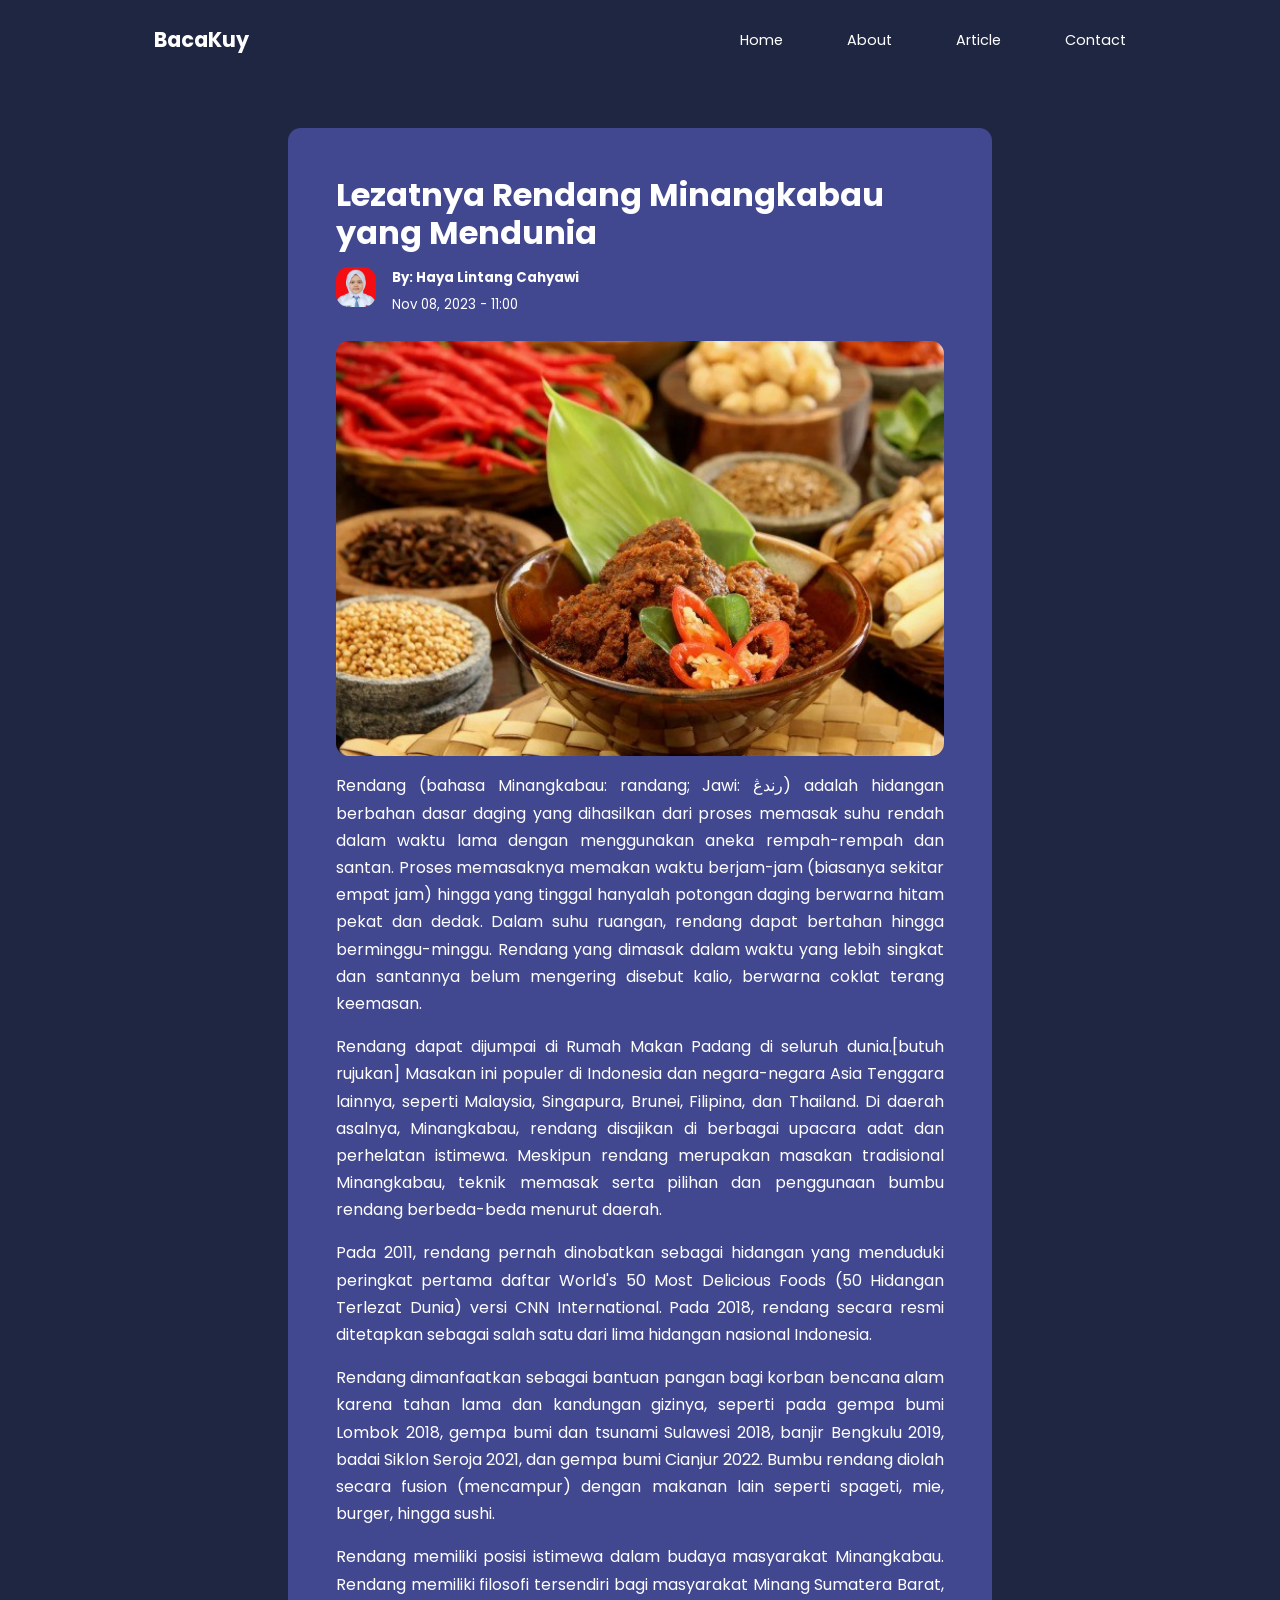
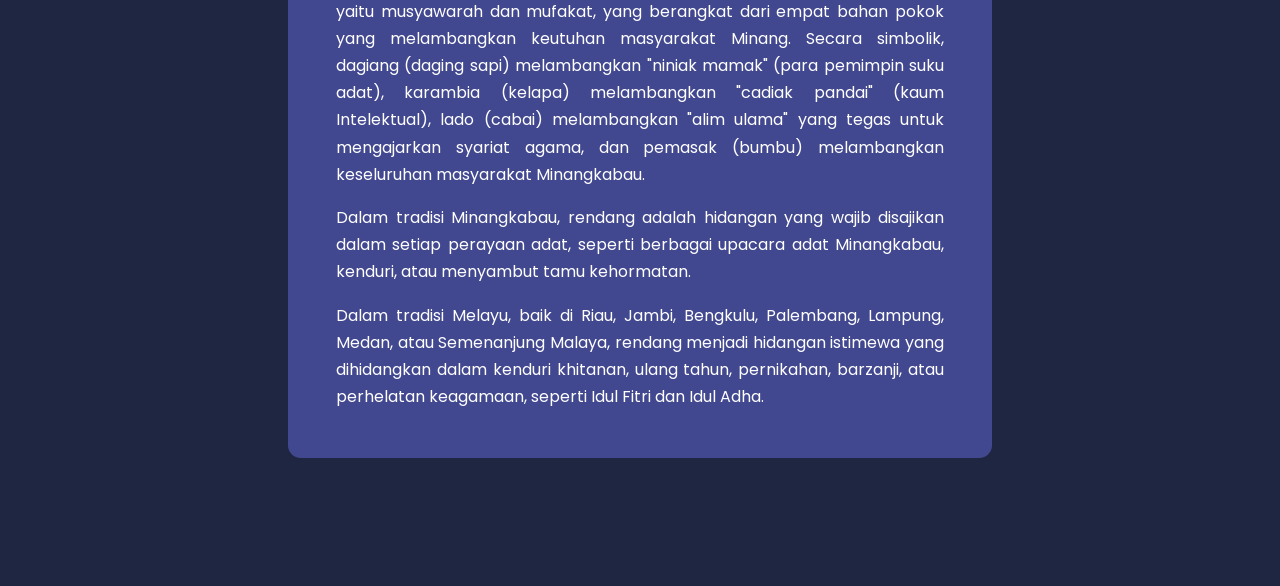
<file: kuliner1.html>
<!DOCTYPE html>
<html lang="en">
<head>
    <meta charset="UTF-8">
    <meta name="viewport" content="width=device-width, initial-scale=1.0">
    <link rel="stylesheet" href="style.css">
    <!--ICOUNTSCOUT CDN-->
    <link rel="stylesheet" href="https://unicons.iconscout.com/release/v4.0.8/css/line.css">
    <!--GOOGLE FONT (POPPINS)-->
    <link rel="preconnect" href="https://fonts.googleapis.com">
    <link rel="preconnect" href="https://fonts.gstatic.com" crossorigin>
    <link href="https://fonts.googleapis.com/css2?family=Poppins:wght@300;400;800&display=swap" rel="stylesheet">
    <title>BacaKuy</title>
</head>
<body>
    <!--Navbar-->
    <nav>
        <div class="container nav_container">
            <a href="index.html"><h4><i class="uil uil-book-open"></i> BacaKuy</h4></a>
            <ul class="nav_menu">
                <li><a href="index.html">Home</a></li>
                <li><a href="about.html">About</a></li>
                <li><a href="article.html">Article</a></li>
                <li><a href="contact.html">Contact</a></li>
            </ul>
            <button id="open-menu-btn"><i class="uil uil-bars"></i></button>
            <button id="close-menu-btn"><i class="uil uil-multiply"></i></i></button>
        </div>
    </nav>
    <!--Navbar End-->
    <!----------------SINGLE POST------------------->
    <section class="singlepost">
        <div class="container singlepost__container">
            <h2>Lezatnya Rendang Minangkabau yang Mendunia</h2>
            <div class="post__author">
                <div class="post__author-avatar">
                    <img src="/images/PROFILHAYA.jpg" alt="">
                </div>
                <div class="post__author-info">
                    <h5>By: Haya Lintang Cahyawi</h5>
                    <small>Nov 08, 2023 - 11:00</small>
                </div>
            </div>
            <div class="singlepost__thumbnail">
                <img src="./images/KULINER1.jpg" alt="">
            </div>
            <p>
                Rendang (bahasa Minangkabau: randang; Jawi: رندڠ) adalah hidangan berbahan dasar daging yang dihasilkan dari proses memasak suhu rendah dalam waktu lama dengan menggunakan aneka rempah-rempah dan santan. Proses memasaknya memakan waktu berjam-jam (biasanya sekitar empat jam) hingga yang tinggal hanyalah potongan daging berwarna hitam pekat dan dedak. Dalam suhu ruangan, rendang dapat bertahan hingga berminggu-minggu. Rendang yang dimasak dalam waktu yang lebih singkat dan santannya belum mengering disebut kalio, berwarna coklat terang keemasan.
            </p>
            <p>
                Rendang dapat dijumpai di Rumah Makan Padang di seluruh dunia.[butuh rujukan] Masakan ini populer di Indonesia dan negara-negara Asia Tenggara lainnya, seperti Malaysia, Singapura, Brunei, Filipina, dan Thailand. Di daerah asalnya, Minangkabau, rendang disajikan di berbagai upacara adat dan perhelatan istimewa. Meskipun rendang merupakan masakan tradisional Minangkabau, teknik memasak serta pilihan dan penggunaan bumbu rendang berbeda-beda menurut daerah.
            </p>
            <p>
                Pada 2011, rendang pernah dinobatkan sebagai hidangan yang menduduki peringkat pertama daftar World's 50 Most Delicious Foods (50 Hidangan Terlezat Dunia) versi CNN International. Pada 2018, rendang secara resmi ditetapkan sebagai salah satu dari lima hidangan nasional Indonesia.
            </p>
            <p>
                Rendang dimanfaatkan sebagai bantuan pangan bagi korban bencana alam karena tahan lama dan kandungan gizinya, seperti pada gempa bumi Lombok 2018, gempa bumi dan tsunami Sulawesi 2018, banjir Bengkulu 2019, badai Siklon Seroja 2021, dan gempa bumi Cianjur 2022. Bumbu rendang diolah secara fusion (mencampur) dengan makanan lain seperti spageti, mie, burger, hingga sushi.
            </p>
            <p>
                Rendang memiliki posisi istimewa dalam budaya masyarakat Minangkabau. Rendang memiliki filosofi tersendiri bagi masyarakat Minang Sumatera Barat, yaitu musyawarah dan mufakat, yang berangkat dari empat bahan pokok yang melambangkan keutuhan masyarakat Minang. Secara simbolik, dagiang (daging sapi) melambangkan "niniak mamak" (para pemimpin suku adat), karambia (kelapa) melambangkan "cadiak pandai" (kaum Intelektual), lado (cabai) melambangkan "alim ulama" yang tegas untuk mengajarkan syariat agama, dan pemasak (bumbu) melambangkan keseluruhan masyarakat Minangkabau.
            </p>
            <p>
                Dalam tradisi Minangkabau, rendang adalah hidangan yang wajib disajikan dalam setiap perayaan adat, seperti berbagai upacara adat Minangkabau, kenduri, atau menyambut tamu kehormatan.
            </p>
            <p>
                Dalam tradisi Melayu, baik di Riau, Jambi, Bengkulu, Palembang, Lampung, Medan, atau Semenanjung Malaya, rendang menjadi hidangan istimewa yang dihidangkan dalam kenduri khitanan, ulang tahun, pernikahan, barzanji, atau perhelatan keagamaan, seperti Idul Fitri dan Idul Adha.
            </p>
        </div>
    </section>
    <!----------------END OF SINGLE POST------------------->
    <script src="main.js" defer></script>
</body>
</html>
</file>
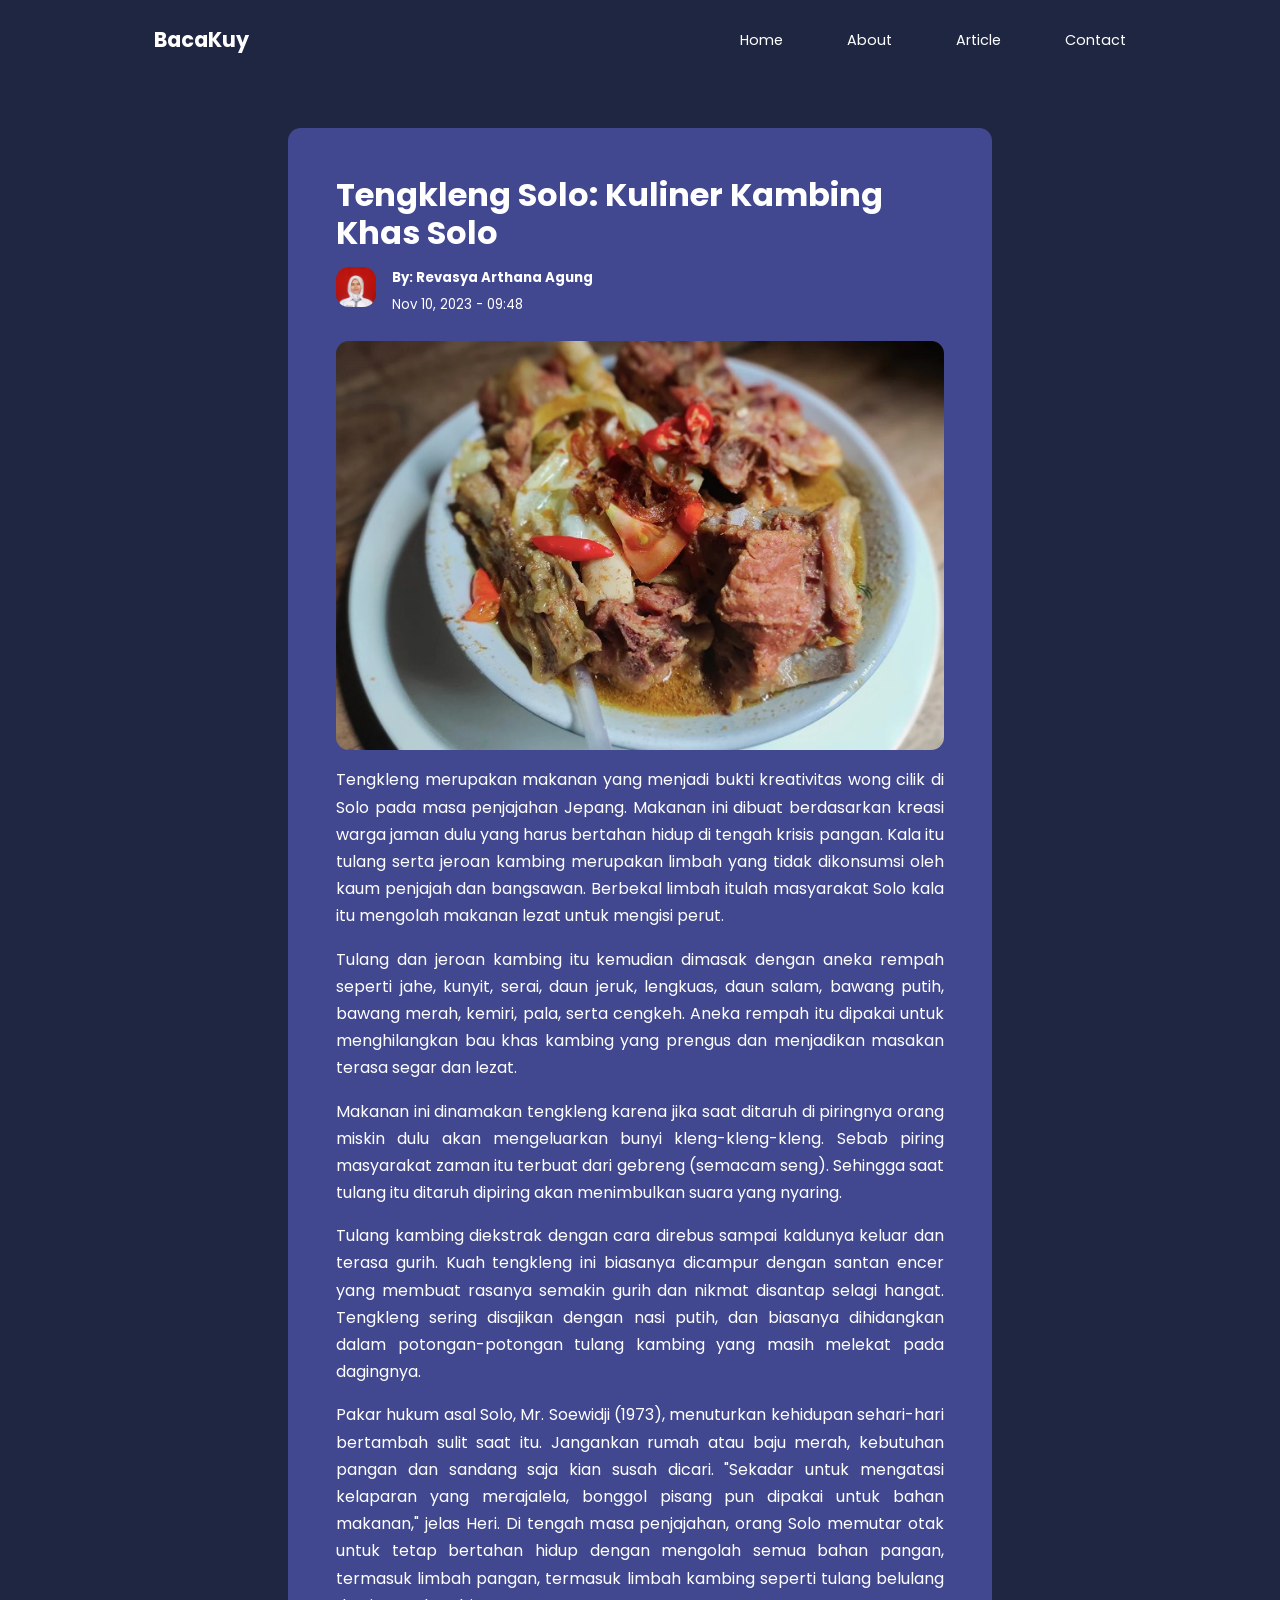
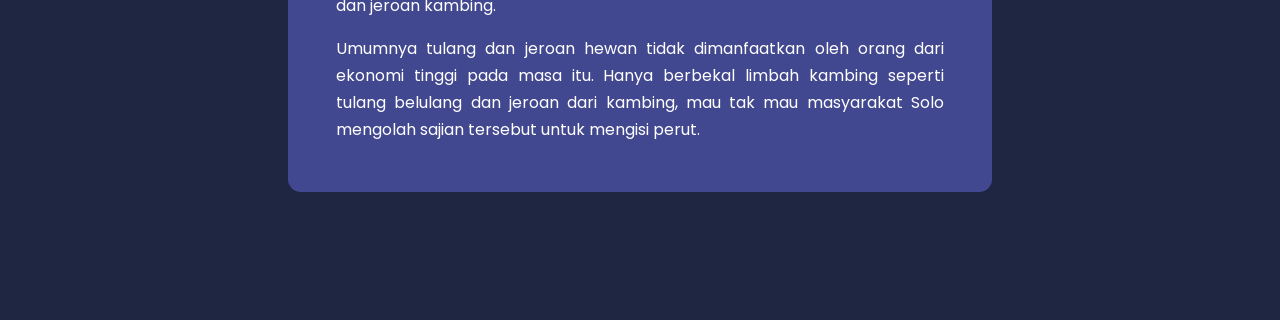
<file: kuliner2.html>
<!DOCTYPE html>
<html lang="en">
<head>
    <meta charset="UTF-8">
    <meta name="viewport" content="width=device-width, initial-scale=1.0">
    <link rel="stylesheet" href="style.css">
    <!--ICOUNTSCOUT CDN-->
    <link rel="stylesheet" href="https://unicons.iconscout.com/release/v4.0.8/css/line.css">
    <!--GOOGLE FONT (POPPINS)-->
    <link rel="preconnect" href="https://fonts.googleapis.com">
    <link rel="preconnect" href="https://fonts.gstatic.com" crossorigin>
    <link href="https://fonts.googleapis.com/css2?family=Poppins:wght@300;400;800&display=swap" rel="stylesheet">
    <title>BacaKuy</title>
</head>
<body>
    <!--Navbar-->
    <nav>
        <div class="container nav_container">
            <a href="index.html"><h4><i class="uil uil-book-open"></i> BacaKuy</h4></a>
            <ul class="nav_menu">
                <li><a href="index.html">Home</a></li>
                <li><a href="about.html">About</a></li>
                <li><a href="article.html">Article</a></li>
                <li><a href="contact.html">Contact</a></li>
            </ul>
            <button id="open-menu-btn"><i class="uil uil-bars"></i></button>
            <button id="close-menu-btn"><i class="uil uil-multiply"></i></i></button>
        </div>
    </nav>
    <!--Navbar End-->
    <!----------------SINGLE POST------------------->
    <section class="singlepost">
        <div class="container singlepost__container">
            <h2>Tengkleng Solo: Kuliner Kambing Khas Solo</h2>
            <div class="post__author">
                <div class="post__author-avatar">
                    <img src="/images/PROFILREVA.jpg" alt="">
                </div>
                <div class="post__author-info">
                    <h5>By: Revasya Arthana Agung</h5>
                    <small>Nov 10, 2023 - 09:48</small>
                </div>
            </div>
            <div class="singlepost__thumbnail">
                <img src="./images/KULINER2.jpg" alt="">
            </div>
            <p>
                Tengkleng merupakan makanan yang menjadi bukti kreativitas wong cilik di Solo pada masa penjajahan Jepang. Makanan ini dibuat berdasarkan kreasi warga jaman dulu yang harus bertahan hidup di tengah krisis pangan. Kala itu tulang serta jeroan kambing merupakan limbah yang tidak dikonsumsi oleh kaum penjajah dan bangsawan. Berbekal limbah itulah masyarakat Solo kala itu mengolah makanan lezat untuk mengisi perut. 
            </p>
            <p>
                Tulang dan jeroan kambing itu kemudian dimasak dengan aneka rempah seperti jahe, kunyit, serai, daun jeruk, lengkuas, daun salam, bawang putih, bawang merah, kemiri, pala, serta cengkeh. Aneka rempah itu dipakai untuk menghilangkan bau khas kambing yang prengus dan menjadikan masakan terasa segar dan lezat.
            </p>
            <p>
                Makanan ini dinamakan tengkleng karena jika saat ditaruh di piringnya orang miskin dulu akan mengeluarkan bunyi kleng-kleng-kleng. Sebab piring masyarakat zaman itu terbuat dari gebreng (semacam seng). Sehingga saat tulang itu ditaruh dipiring akan menimbulkan suara yang nyaring.
            </p>
            <p>
                Tulang kambing diekstrak dengan cara direbus sampai kaldunya keluar dan terasa gurih. Kuah tengkleng ini biasanya dicampur dengan santan encer yang membuat rasanya semakin gurih dan nikmat disantap selagi hangat. Tengkleng sering disajikan dengan nasi putih, dan biasanya dihidangkan dalam potongan-potongan tulang kambing yang masih melekat pada dagingnya.
            </p>
            <p>
                Pakar hukum asal Solo, Mr. Soewidji (1973), menuturkan kehidupan sehari-hari bertambah sulit saat itu. Jangankan rumah atau baju merah, kebutuhan pangan dan sandang saja kian susah dicari. "Sekadar untuk mengatasi kelaparan yang merajalela, bonggol pisang pun dipakai untuk bahan makanan," jelas Heri. Di tengah masa penjajahan, orang Solo memutar otak untuk tetap bertahan hidup dengan mengolah semua bahan pangan, termasuk limbah pangan, termasuk limbah kambing seperti tulang belulang dan jeroan kambing.
            </p>
            <p>
                Umumnya tulang dan jeroan hewan tidak dimanfaatkan oleh orang dari ekonomi tinggi pada masa itu. Hanya berbekal limbah kambing seperti tulang belulang dan jeroan dari kambing, mau tak mau masyarakat Solo mengolah sajian tersebut untuk mengisi perut.
            </p>
        </div>
    </section>
    <!----------------END OF SINGLE POST------------------->
    <script src="main.js" defer></script>
</body>
</html>
</file>
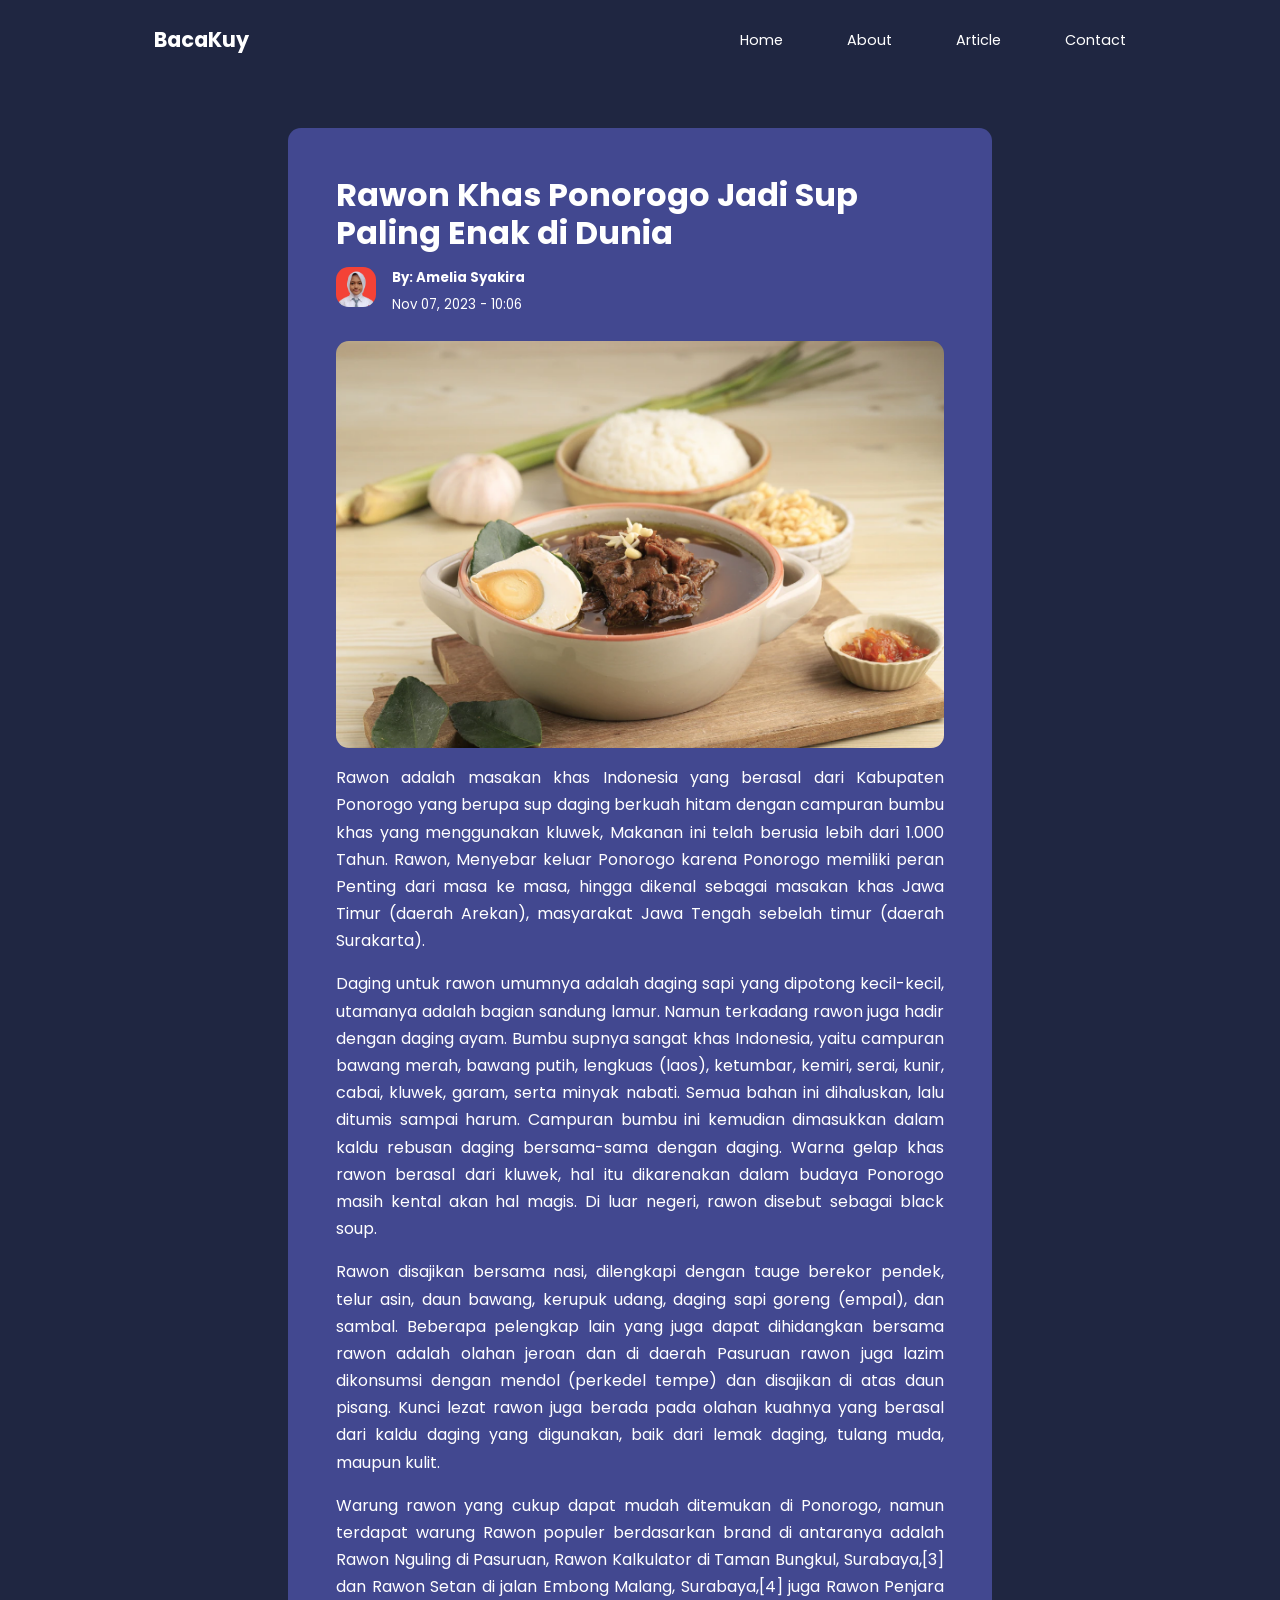
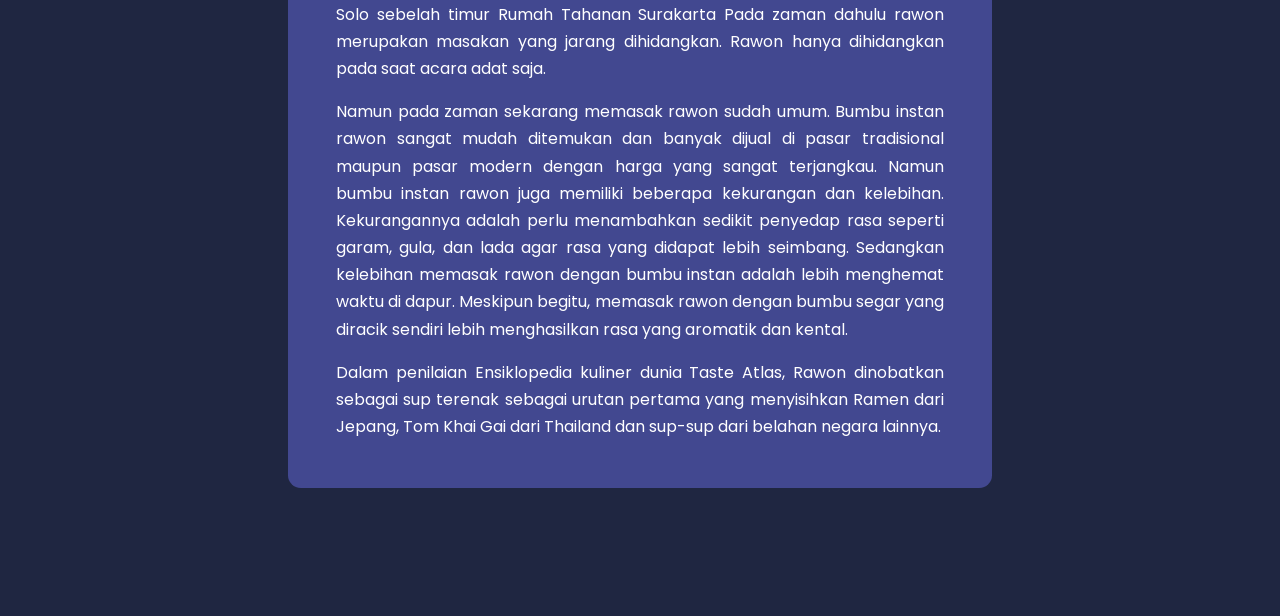
<file: kuliner3.html>
<!DOCTYPE html>
<html lang="en">
<head>
    <meta charset="UTF-8">
    <meta name="viewport" content="width=device-width, initial-scale=1.0">
    <link rel="stylesheet" href="style.css">
    <!--ICOUNTSCOUT CDN-->
    <link rel="stylesheet" href="https://unicons.iconscout.com/release/v4.0.8/css/line.css">
    <!--GOOGLE FONT (POPPINS)-->
    <link rel="preconnect" href="https://fonts.googleapis.com">
    <link rel="preconnect" href="https://fonts.gstatic.com" crossorigin>
    <link href="https://fonts.googleapis.com/css2?family=Poppins:wght@300;400;800&display=swap" rel="stylesheet">
    <title>BacaKuy</title>
</head>
<body>
    <!--Navbar-->
    <nav>
        <div class="container nav_container">
            <a href="index.html"><h4><i class="uil uil-book-open"></i> BacaKuy</h4></a>
            <ul class="nav_menu">
                <li><a href="index.html">Home</a></li>
                <li><a href="about.html">About</a></li>
                <li><a href="article.html">Article</a></li>
                <li><a href="contact.html">Contact</a></li>
            </ul>
            <button id="open-menu-btn"><i class="uil uil-bars"></i></button>
            <button id="close-menu-btn"><i class="uil uil-multiply"></i></i></button>
        </div>
    </nav>
    <!--Navbar End-->
    <!----------------SINGLE POST------------------->
    <section class="singlepost">
        <div class="container singlepost__container">
            <h2>Rawon Khas Ponorogo Jadi Sup Paling Enak di Dunia</h2>
            <div class="post__author">
                <div class="post__author-avatar">
                    <img src="/images/PROFILAMEL.jpg" alt="">
                </div>
                <div class="post__author-info">
                    <h5>By: Amelia Syakira</h5>
                    <small>Nov 07, 2023 - 10:06</small>
                </div>
            </div>
            <div class="singlepost__thumbnail">
                <img src="./images/KULINER3.png" alt="">
            </div>
            <p>
                Rawon adalah masakan khas Indonesia yang berasal dari Kabupaten Ponorogo yang berupa sup daging berkuah hitam dengan campuran bumbu khas yang menggunakan kluwek, Makanan ini telah berusia lebih dari 1.000 Tahun. Rawon, Menyebar keluar Ponorogo karena Ponorogo memiliki peran Penting dari masa ke masa, hingga dikenal sebagai masakan khas Jawa Timur (daerah Arekan), masyarakat Jawa Tengah sebelah timur (daerah Surakarta).
            </p>
            <p>
                Daging untuk rawon umumnya adalah daging sapi yang dipotong kecil-kecil, utamanya adalah bagian sandung lamur. Namun terkadang rawon juga hadir dengan daging ayam. Bumbu supnya sangat khas Indonesia, yaitu campuran bawang merah, bawang putih, lengkuas (laos), ketumbar, kemiri, serai, kunir, cabai, kluwek, garam, serta minyak nabati. Semua bahan ini dihaluskan, lalu ditumis sampai harum. Campuran bumbu ini kemudian dimasukkan dalam kaldu rebusan daging bersama-sama dengan daging. Warna gelap khas rawon berasal dari kluwek, hal itu dikarenakan dalam budaya Ponorogo masih kental akan hal magis. Di luar negeri, rawon disebut sebagai black soup.
            </p>
            <p>
                Rawon disajikan bersama nasi, dilengkapi dengan tauge berekor pendek, telur asin, daun bawang, kerupuk udang, daging sapi goreng (empal), dan sambal. Beberapa pelengkap lain yang juga dapat dihidangkan bersama rawon adalah olahan jeroan dan di daerah Pasuruan rawon juga lazim dikonsumsi dengan mendol (perkedel tempe) dan disajikan di atas daun pisang. Kunci lezat rawon juga berada pada olahan kuahnya yang berasal dari kaldu daging yang digunakan, baik dari lemak daging, tulang muda, maupun kulit.
            </p>
            <p>
                Warung rawon yang cukup dapat mudah ditemukan di Ponorogo, namun terdapat warung Rawon populer berdasarkan brand di antaranya adalah Rawon Nguling di Pasuruan, Rawon Kalkulator di Taman Bungkul, Surabaya,[3] dan Rawon Setan di jalan Embong Malang, Surabaya,[4] juga Rawon Penjara Solo sebelah timur Rumah Tahanan Surakarta Pada zaman dahulu rawon merupakan masakan yang jarang dihidangkan. Rawon hanya dihidangkan pada saat acara adat saja.
            </p>
            <p>
                Namun pada zaman sekarang memasak rawon sudah umum. Bumbu instan rawon sangat mudah ditemukan dan banyak dijual di pasar tradisional maupun pasar modern dengan harga yang sangat terjangkau. Namun bumbu instan rawon juga memiliki beberapa kekurangan dan kelebihan. Kekurangannya adalah perlu menambahkan sedikit penyedap rasa seperti garam, gula, dan lada agar rasa yang didapat lebih seimbang. Sedangkan kelebihan memasak rawon dengan bumbu instan adalah lebih menghemat waktu di dapur. Meskipun begitu, memasak rawon dengan bumbu segar yang diracik sendiri lebih menghasilkan rasa yang aromatik dan kental.
            </p>
            <p>
                Dalam penilaian Ensiklopedia kuliner dunia Taste Atlas, Rawon dinobatkan sebagai sup terenak sebagai urutan pertama yang menyisihkan Ramen dari Jepang, Tom Khai Gai dari Thailand dan sup-sup dari belahan negara lainnya.
            </p>
        </div>
    </section>
    <!----------------END OF SINGLE POST------------------->
    <script src="main.js" defer></script>
</body>
</html>
</file>
<file: style.css>
* {
    margin: 0;
    padding: 0;
    border: 0;
    outline: 0;
    text-decoration: none;
    list-style-type: none;
    box-sizing: border-box;
}

:root {
    --color-primary: #6C63ff;
    --color-success: #00bf8e;
    --color-warning: #f7c94b;
    --color-danger: #f75842;
    --color-danger-variant: rgba(247, 88, 66, 0.4);
    --color--white:#fff;
    --color--light:rgba(255, 255, 255, 0.7);
    --color--black:#000;
    --color--bg:#1f2641;
    --color--bg1:#2e3267;
    --color--bg2:#424890;
    --color--bg3: #a9a9a9;

    --container-width-lg: 76%;
    --container-width-md: 90%;
    --container-width-sm: 94%;
    --form-width: 55%;
    
    --transition: all 400ms ease;

    --card-border-radius-1: 0.3rem;
    --card-border-radius-2: 0.5rem;
    --card-border-radius-3: 0.8rem;
    --card-border-radius-4: 2rem;
    --card-border-radius-5: 5rem;
}

body {
    font-family: 'Poppins', sans-serif;
    line-height: 1.7;
    color: var(--color--white);
    background: var(--color--bg);
}

.container {
    width: var(--container-width-lg);
    margin: 0 auto;
}

section {
    padding: 6rem 0;
}

section h2 {
    text-align: center;
    margin-bottom: 4rem;
}
h1, h2, h3, h4 h5{
    line-height: 1.2;
}

h1{
    font-size: 2.4rem;
}

h2{
    font-size: 2rem;
}

h3{
    font-size: 1.6rem;
}

h4{
    font-size: 1.3rem;
}

a {
    color: var(--color--white);
}

img {
    width: 100%;
    display: block;
    object-fit: cover;
}

.btn {
    display: inline-block;
    background: var(--color--white);
    color: var(--color--black);
    padding: 1rem 2rem;
    border: 1px solid transparent;
    font-weight: 500;
    transition: var(--transition);
}

.btn:hover {
    background: transparent;
    color: var(--color--white);
    border-color: var(--color--white);
}

.btn-primary {
    background: var(--color-danger);
    color: var(--color--white);
}
/*=====index.html=====*/
/*=====NAVBAR=====*/
nav {
    background: transparent;
    width: 100vw;
    height: 5rem;
    position: fixed;
    top: 0;
    z-index: 11;
}
/*change navbar styles on scroll using javascript*/
.window-scroll{
    background: var(--color-primary);
    box-shadow: 0 1rem 2rem rgba(0, 0, 0, 0.2);
}

.nav_container {
    height: 5rem;
    display: flex;
    justify-content: space-between;
    align-items: center;
}

nav button {
    display: none;
}
.nav_menu {
    display: flex;
    align-items: center;
    gap: 4rem;
}

.nav_menu a {
    font-size: 0.9rem;
    transition: var(--transition);
}
.nav_menu a:hover {
    color: var(--color--bg2);
}

/*=====HEADER=====*/
header {
    position: relative;
    top: 5rem;
    overflow: hidden;
    height: 70vh;
    margin-bottom: 5rem;
}
.header_container {
    display: grid;
    grid-template-columns: 1fr 1fr;
    align-items: center;
    gap: 5rem;
    height: 100%;
}
.header_left p{
    margin: 1rem 0 2.4rem;
}
.header_right img{
    width: 90%;
    height: 90%;
    margin-top: -20px;
    margin-bottom: 30px;
}

/*=====CATEGORIES=====*/
.categories {
    background: var(--color--bg1);
    height: 35rem;
}
.categories h1{
    line-height: 1;
    margin-bottom: 2rem;
}
.categories_container {
    display: grid;
    grid-template-columns: 40% 60%;
}
.categories_left {
    margin-right: 4rem;
}
.categories_left p{
    margin: 1rem 0 2rem;
}
.categories_right {
    display: grid;
    grid-template-columns: repeat(3, 1fr);
    gap: 1.2rem;
}
.category {
    background: var(--color--bg2);
    padding: 1.5rem;
    border-radius: 2rem;
    transition: var(--transition);
}
.category:hover {
    box-shadow: 0 3rem 3rem rgba(0, 0, 0, 0.3);
    z-index: 1;
}
.category:nth-child(2) .category_icon {
    background: var(--color-danger);
}
.category:nth-child(3) .category_icon {
    background: var(--color-success);
}
.category:nth-child(4) .category_icon {
    background: var(--color-warning);
}
.category:nth-child(5) .category_icon {
    background: var(--color-success);
}
.category_icon {
    background: var(--color-primary);
    padding: 0.7rem;
    border-radius: 0.9rem;
}
.category h5 {
    margin: 1.5rem 0 1rem;
}
.category p {
    font-size: 0.83rem;
}

/*=====category.html=====*/
/*=============================CATEGORY POSTS =============================*/
.category__title {
    height: 15rem;
    background: var(--color--bg2);
    display: grid;
    place-items: center;
}

/*=============================CATEGORY BUTTON=============================*/
.category__button {
    background: var(--color--bg3);
    color: var(--color--black);
    display: inline-block;
    padding: 0.5rem 0.5rem;
    border-radius: var(--card-border-radius-2);
    font-weight: 600;
    font-size: 0.8rem;
    text-align: center;
}

.category__button:hover {
    color: var(--color--white);
}

/*=============================GENERAL POST=============================*/
.post__thumbnail {
    border-radius: var(--card-border-radius-5) 0;
    border: 0.7rem solid var(--color--white);
    overflow: hidden;
    margin-bottom: 1.6rem;
}

.featured:hover .post__thumbnail img {
    filter: saturate(0);
    transition: filter 500ms ease;
}

.post__author {
    display: flex;
    gap: 1rem;
    margin-top: 1.2rem;
}

.post__author-avatar {
    width: 2.5rem;
    height: 2.5rem;
    border-radius: var(--card-border-radius-3);
    overflow: hidden;
}

.post__author-info h5{
    color: var(--color--white);
}
.post__title {
    text-align: left;
    margin-bottom: -0.6rem;
}

.post__title a:hover {
    color: var(--color--bg3);
}

/*=============================POSTS=============================*/
.posts__container {
    display: grid;
    grid-template-columns: repeat(3, 1fr);
    gap: 5rem;
}
.post__info p {
    text-align: justify;
    margin-top: 10px;
}
.post__info a {
    margin-bottom: 10px;
}

/*=============================SINGLE POST=============================*/
.singlepost {
    margin: 2rem 0 2rem;
}
.singlepost__container {
    width: var(--form-width);
    background-color: var(--color--bg2);
    padding: 3rem;
    border-radius: var(--card-border-radius-3);
}
.singlepost__container h2 {
    text-align: left;
    margin-bottom: -5px;
}
.singlepost__container p {
    margin-top: 1rem;
    line-height: 1.7;
    color: var(--color-white);
    text-align: justify;
}
.singlepost__thumbnail {
    margin: 1.5rem 0 1rem;
}
.singlepost__thumbnail img{
    border-radius: var(--card-border-radius-3);
}

/*=============================FAQs=============================*/

.faqs {
    background: var(--color--bg1);
    box-shadow: inset 0 0 3rem rgba(0,0,0, 0.5);
}

.faqs__container{
    display: grid;
    grid-template-columns: 1fr 1fr;
    gap: 1rem;

}

.faq {
    padding: 2rem;
    display: flex;
    align-items: center;
    gap: 1.4rem;
    height: fit-content;
    background: var(--color-primary);
    cursor: pointer;
    border-radius: 15px;
}

.faq h4 { 
    font-size: 1.1rem;
    line-height: 2.2;
}

.faq__icon {
    align-self: flex-start;
    font-size: 1.2rem;
}

.faq p {
    margin-top: 0.8rem;
    display: none;

}

.faq.open p {
    display: block;
}

/*=============================TESTIMONIAL=============================*/

.testimonial__container {
    overflow-x: hidden;
    position: relative;
    margin-bottom: 5rem;
}

.testimonial {
    padding-top: 2rem;
}

.avatar {
    width: 6rem;
    height: 6rem;
    border-radius: 50%;
    overflow: hidden;
    margin: 0 auto 1rem;
    border: 1rem solid var(--color--bg2);
}

.testimonial__info {
    text-align: center;
}

.testimonial__body {
    background: var(--color-primary);
    padding: 2rem;
    margin-top: 3rem;
    position: relative;
}

.testimonial__body::before {
    content: "";
    display: block;
    background: linear-gradient(135deg, transparent, var(--color-primary), var(--color-primary), var(--color-primary));
    width: 3rem;
    height: 3rem;
    position: absolute;
    left: 45%;
    top: -1.5rem;
    transform: rotate(45deg);
}
/*=============================FEATURED=============================*/
.featured {
    margin-top: 3rem;
    margin-bottom: -7rem;
}

.featured__container {
    display: grid;
    grid-template-columns: 1fr 1fr;
    gap: 4rem;
}

.featured .post__thumbnail {
    height: fit-content;
}
/*FOOTER*/
footer {
    background: var(--color--bg1);
    padding-top: 5rem;
    font-size: 0.9rem;
}

.footer_container {
    display: grid;
    grid-template-columns: repeat(4, 1fr);
    gap: 5rem;
}

.footer_container > div h4 {
    margin-bottom: 1.2rem;
}

.footer_1 p {
    margin: 1rem 0 2rem;
}

footer yl li a {
    text-decoration: underline;
}

.footer_socials {
    display: flex;
    gap: 1rem;
    font-size: 1.2rem;
    margin-top: 2rem;
}

.footer_copyright {
    text-align: center;
    margin-top: 4rem;
    padding: 1.2rem 0;
    border-top: 1px solid var(--color--bg2);
}
</file>
<file: about.css>
* {
    margin: 0;
    padding: 0;
    border: 0;
    outline: 0;
    text-decoration: none;
    list-style-type: none;
    box-sizing: border-box;
}

:root {
    --color-primary: #6C63ff;
    --color-success: #00bf8e;
    --color-danger: #f75842;
    --color-warning: #f7c9ab;
    --color-danger-variant: rgba(247, 88, 66, 0.4);
    --color--white:#fff;
    --color--light:rgba(255, 255, 255, 0.7);
    --color--black:#000;
    --color--bg:#1f2641;
    --color--bg1:#2e3267;
    --color--bg2:#424890;

    --container-width-lg: 76%;
    --container-width-md: 90%;
    --container-width-sm: 94%;
    
    --transition: all 400ms ease;
}

body {
    font-family: 'Poppins', sans-serif;
    line-height: 1.7;
    color: var(--color--white);
    background: var(--color--bg);
}

.container {
    width: var(--container-width-lg);
    margin: 0 auto;
}

section {
    padding: 6rem 0;
}

section h2 {
    text-align: center;
    margin-bottom: 4rem;
}
h1, h2, h3, h4 h5{
    line-height: 1.2;
}

h1{
    font-size: 2.4rem;
}

h2{
    font-size: 2rem;
}

h3{
    font-size: 1.6rem;
}

h4{
    font-size: 1.3rem;
}

a {
    color: var(--color--white);
}

img {
    width: 100%;
    display: block;
    object-fit: cover;
}

.btn {
    display: inline-block;
    background: var(--color--white);
    color: var(--color--black);
    padding: 1rem 2rem;
    border: 1px solid transparent;
    font-weight: 500;
    transition: var(--transition);
}

.btn:hover {
    background: transparent;
    color: var(--color--white);
    border-color: var(--color--white);
}

.btn-primary {
    background: var(--color-danger-variant);
    color: var(--color--white);
}
/*=====NAVBAR=====*/
nav {
    background: transparent;
    width: 100vw;
    height: 5rem;
    position: fixed;
    top: 0;
    z-index: 11;
}
/*change navbar styles on scroll using javascript*/
.window-scroll{
    background: var(--color-primary);
    box-shadow: 0 1rem 2rem rgba(0, 0, 0, 0.2);
}

.nav_container {
    height: 5rem;
    display: flex;
    justify-content: space-between;
    align-items: center;
}

nav button {
    display: none;
}
.nav_menu {
    display: flex;
    align-items: center;
    gap: 4rem;
}

.nav_menu a {
    font-size: 0.9rem;
    transition: var(--transition);
}
.nav_menu a:hover {
    color: var(--color--bg2);
}
footer {
    background: var(--color--bg1);
    padding-top: 5rem;
    font-size: 0.9rem;
}

.footer_container {
    display: grid;
    grid-template-columns: repeat(4, 1fr);
    gap: 5rem;
}

.footer_container > div h4 {
    margin-bottom: 1.2rem;
}

.footer_1 p {
    margin: 1rem 0 2rem;
}

footer yl li a {
    text-decoration: underline;
}

.footer_socials {
    display: flex;
    gap: 1rem;
    font-size: 1.2rem;
    margin-top: 2rem;
}

.footer_copyright {
    text-align: center;
    margin-top: 4rem;
    padding: 1.2rem 0;
    border-top: 1px solid var(--color--bg2);
}


.about__achievements {
    margin-top: 3rem;
}

.about__achievments-container {
    display: grid;
    grid-template-columns: 30% 50%;
    gap: 5rem;
    margin-left: 7%;
}

.about__achievments-right h1 {
    margin-top: 1rem;
    margin-bottom: 1rem;
}

.about__achievements-right p {
    margin: 1.6rem 0 2.5rem;
}

.achievements__cards {
    display: grid;
    grid-template-columns: repeat(3, 1fr);
    gap: 1.5rem;
}

.achievements__card {
    background: var(--color--bg1);
    padding: 1.5rem;
    border-radius: 1rem;
    text-align: center;  
    transition: var(--color--bg2);
    margin-top: 1rem;
}

.achievements__card:hover {
    background: var(--color--bg2);
    box-shadow: 0 3rem 3rem rgba(0, 0, 0, 0.3);
}

.achievements__icon {
    background: var(--color-danger);
    padding-left: 0.5rem;
    padding-right: 0.5rem;
    border-radius: 0.5rem;
    display: inline-block;
    margin-bottom: 1rem;
    font-size: 1.5rem;
}

.achievements__card:nth-child(2) .achievements__icon {
    background: var(--color-success);
}

.achievements__card p {
    margin-top: 1rem;
}

.team {
    background: var(--color--bg1);
    box-shadow: inset 0 0 3rem rgba(0, 0, 0, 0.5);
    padding: 3rem;
}

.team h2 {
    margin-top: 2rem;
}

.team__container {
    display: grid;
    grid-template-columns: repeat(3, 0.5fr);
    gap: 2.5rem;
    margin-bottom: 3rem;
}

.team__member {
    background: var(--color--bg2);
    padding: 2rem;
    border: 1px solid transparent;
    position: relative;
    overflow: hidden;
    border-radius: 1rem;
}

.team__member:hover {
    background: transparent;
    border-color: var(--color-primary);
}

.team__member-image img {
    filter: saturate(0);
}

.team__member:hover img {
    filter: saturate(1);
}

.team__member-info * {
    text-align: center;
    margin-top: 1.4rem;
}

.team__member-info p {
    color: var(--color--light);
}

.team__member-sosial {
    position: absolute;
    top: 50%;
    transform:translateY(-50%);
    right: -100%;
    display: flex;
    flex-direction: column;
    background: var(--color-primary);
    border-radius: 1rem 0 0 1rem;
    box-shadow: -2rem 0 2rem rgba(0, 0, 0, 0.3);
    transition: var(--transition);
}

.team__member:hover .team__member-sosial {
    right: 0;
}

.team__member-sosial a {
    padding: 1rem;
}

@media screen and (max-width: 1024px) {
   .about__achievements {
    margin-top: 2rem;
   }

   .about__achievments-container {
    grid-template-columns: 1fr;
    gap: 4rem;
   }

   .about__achievements-left {
    width: 80%;
    margin: 0 auto;
   }

   .team__container {
    grid-template-columns: repeat(3, 1fr);
    grid-auto-flow: 1.5rem;
   }

   .team__member {
    padding: 1rem;
   }
}

@media screen and (max-width: 600px) {
.achievements__cards {
    grid-template-columns: 1fr 1fr;
    gap: 0.7rem;
}

.team__container{
    grid-template-columns: 1fr;
    gap: 0.7rem;
}

.team__member {
    padding: 0;
}

.team__member p {
    margin-bottom: 1.5rem; 
}
}
</file>
<file: contact.css>
* {
  margin: 0;
  padding: 0;
  border: 0;
  outline: 0;
  text-decoration: none;
  list-style-type: none;
  box-sizing: border-box;
}

:root {
  --color-primary: #6C63ff;
  --color-success: #00bf8e;
  --color-warning: #f7c94b;
  --color-danger: #f75842;
  --color-danger-variant: rgba(247, 88, 66, 0.4);
  --color--white:#fff;
  --color--light:rgba(255, 255, 255, 0.7);
  --color--black:#000;
  --color--bg:#1f2641;
  --color--bg1:#2e3267;
  --color--bg2:#424890;
  --color--bg3: #a9a9a9;

  --container-width-lg: 76%;
  --container-width-md: 90%;
  --container-width-sm: 94%;
  --form-width: 55%;
  
  --transition: all 400ms ease;

  --card-border-radius-1: 0.3rem;
  --card-border-radius-2: 0.5rem;
  --card-border-radius-3: 0.8rem;
  --card-border-radius-4: 2rem;
  --card-border-radius-5: 5rem;
}

body {
  font-family: 'Poppins', sans-serif;
  line-height: 1.7;
  color: var(--color--white);
  background: var(--color--bg);
}

.container {
  width: var(--container-width-lg);
  margin: 0 auto;
}

section {
  padding: 6rem 0;
}

section h2 {
  text-align: center;
  margin-bottom: 4rem;
}
h1, h2, h3, h4 h5{
  line-height: 1.2;
}

h1{
  font-size: 2.4rem;
}

h2{
  font-size: 2rem;
}

h3{
  font-size: 1.6rem;
}

h4{
  font-size: 1.3rem;
}

a {
  color: var(--color--white);
}

img {
  width: 100%;
  display: block;
  object-fit: cover;
}

.btn {
  display: inline-block;
  background: var(--color--white);
  color: var(--color--black);
  padding: 1rem 2rem;
  border: 1px solid transparent;
  font-weight: 500;
  transition: var(--transition);
}

.btn:hover {
  background: transparent;
  color: var(--color--white);
  border-color: var(--color--white);
}

.btn-primary {
  background: var(--color-danger);
  color: var(--color--white);
}
/*=====NAVBAR=====*/
nav {
  background: #1f2641;
  width: 100vw;
  height: 5rem;
  position: fixed;
  top: 0;
  z-index: 11;
}

/*change navbar styles on scroll using javascript*/
.window-scroll{
  background: var(--color-primary);
  box-shadow: 0 1rem 2rem rgba(0, 0, 0, 0.2);
}

.nav_container {
  height: 5rem;
  display: flex;
  justify-content: space-between;
  align-items: center;
}

nav button {
  display: none;
}
.nav_menu {
  display: flex;
  align-items: center;
  gap: 4rem;
}

.nav_menu a {
  font-size: 0.9rem;
  transition: all 400ms ease;
  color: white;
}
.nav_menu a:hover {
  color: #424890;
}

.contact-container {
  min-height: 90vh;
  width: 100%;
  background-color: #1f2641;
  padding: 3rem;
  display: flex;
  align-items: center;
  justify-content: center;
  overflow: hidden;
  margin-top: 3rem;
}

.form-contact {
  width: 100%;
  max-width: 820px;
  background-color: #fff;
  border-radius: 10px;
  box-shadow: 0 0 20px 1px rgba(0, 0, 0, 0.1);
  z-index: 1000;
  overflow: hidden;
  display: grid;
  grid-template-columns: repeat(2, 1fr);
}

.contact-form {
  background-color: #424890;
  position: relative;
}

.circle {
  position: absolute;
  background: linear-gradient(135deg, transparent 20%, #2e3267);
  border-radius: 50%;
}

.circle.one {
  width: 130px;
  height: 130px;
  top: 130px;
  right: -20px;
}

.circle.two {
  width: 80px;
  height: 80px;
  top: 10px;
  right: 30px;
}

.contact-form::before {
  content: "";
  position: absolute;
  width: 26px;
  height: 26px;
  background-color: #6C63ff;
  top: 50px;
  left: -12px;
  transform: rotate(45deg);
}

form {
  padding: 2.3rem 2.2rem;
  position: relative;
}

.title {
  color: #fff;
  font-weight: 600;
  font-size: 1.5rem;
  margin-bottom: 0.7rem;
}

.input-container {
  position: relative;
  margin: 1rem 0;
}

.input {
  width: 100%;
  outline: none;
  border: 2px solid #fafafa;
  background: none;
  padding: 0.6rem 1.2rem;
  color: #fff;
  font-weight: 500;
  font-size: 0.95rem;
  letter-spacing: 1px;
  border-radius: 25px;
  transition: 0.3s;
}

textarea.input {
  padding: 0.8rem 1.2rem;
  min-height: 150px;
  border-radius: 22px;
  resize: none;
  overflow-y: auto;
}

.input-container label {
  position: absolute;
  top: 50%;
  left: 15px;
  transform: translateY(-50%);
  padding: 0 0.4rem;
  font-weight: 400;
  pointer-events: none;
  z-index: 1000;
  transition: 0.3s;
  color: #fafafa;
}

.input-container.textarea label {
  top: 1rem;
  transform: translateY(0);
}

.btn {
  padding: 0.6rem 1.3rem;
  background-color: #fff;
  border: 2px solid #fafafa;
  font-size: 0.95rem;
  line-height: 1;
  border-radius: 25px;
  color: #1a70bc;
  font-weight: 600;
  cursor: pointer;
  transition: 0.3s;
  margin: 0;
  outline: none;
}

.btn:hover {
  background-color: transparent;
  color: #fff;
}

.contact-info {
  padding: 2.3rem 2.2rem;
  position: relative;
}

.contact-info p {
  text-align: justify;
}

.contact-info .title {
  color: #4a7ca9;
}

.text {
  color: #333;
  margin: 1.5rem 0 2rem 0;
}

.information {
  display: flex;
  color: #555;
  margin: 0.7rem 0;
  font-size: 0.95rem;
  align-items: center;
}
.information i{
  padding-right: 10px;
}

.icon {
  font-size: 30px;
  color: #2a74d6 ;
  margin-right: 0.7rem;
}

.social-media {
  padding: 2rem 0 0 0;
}

.social-media p {
  color: #333;
}

.social-icons {
  display: flex;
  margin-top: 0.5rem;
}

.social-icons a {
  width: 35px;
  height: 35px;
  border-radius: 5px;
  background: linear-gradient(45deg, #1a70bc, #144b92);
  text-align: center;
  color: #fff;
  line-height: 35px;
  margin-right: 0.5rem;
  transition: 0.4s;
}

.social-icons a:hover {
  transform: scale(1.09);
}

.contact-info::before {
  content: "";
  position: absolute;
  width: 110px;
  height: 110px;
  border: 22px solid #1a70bc;
  border-radius: 50%;
  bottom: -77px;
  right: 50px;
  opacity: 0.3;
}

.input-container span {
  position: absolute;
  top: 0;
  left: 25px;
  transform: translateY(-50%);
  font-size: 0.8rem;
  padding: 0 0.4rem;
  color: transparent;
  pointer-events: none;
  z-index: 500;
}

.input-container span::before,
.input-container span::after {
  content: "";
  position: absolute;
  width: 10%;
  height: 5px;
  background-color: #1a70bc;
  opacity: 0;
  top: 50%;
  transform: translateY(-50%);
}

.input-container span::before {
  left: 50%;
}

.input-container span::after {
  right: 50%;
}

.input-container.focus label {
  top: 0;
  transform: translateY(-50%);
  left: 25px;
  font-size: 0.8rem;
}

.input-container.focus span::before,
.input-container.focus span::after {
  width: 50%;
  opacity: 1;
}

/*FOOTER*/
footer {
  background: var(--color--bg1);
  padding-top: 5rem;
  font-size: 0.9rem;
}

.footer_container {
  display: grid;
  grid-template-columns: repeat(4, 1fr);
  gap: 5rem;
}

.footer_container > div h4 {
  margin-bottom: 1.2rem;
}

.footer_1 p {
  margin: 1rem 0 2rem;
}

footer yl li a {
  text-decoration: underline;
}

.footer_socials {
  display: flex;
  gap: 1rem;
  font-size: 1.2rem;
  margin-top: 2rem;
}

.footer_copyright {
  text-align: center;
  margin-top: 4rem;
  padding: 1.2rem 0;
  border-top: 1px solid var(--color--bg2);
}

@media (max-width: 850px) {
  .form {
    grid-template-columns: 1fr;
  }

  .contact-info::before {
    bottom: initial;
    top: -72px;
    right: 65px;
    transform: scale(0.95);
  }

  .contact-form::before {
    top: -12px;
    left: initial;
    right: 70px;
  }

  .big-circle {
    bottom: 75%;
    transform: scale(0.9) translate(-40%, 30%);
    right: 50%;
  }

  .text {
    margin: 1rem 0 1.5rem 0;
  }

  .social-media {
    padding: 1.5rem 0 0 0;
  }
}

@media (max-width: 480px) {
  .container {
    padding: 1.5rem;
  }

  .contact-info::before {
    display: none;
  }

  .big-circle {
    display: none;
  }

  form,
  .contact-info {
    padding: 1.7rem 1.6rem;
  }

  .text,
  .information,
  .social-media p {
    font-size: 0.8rem;
  }

  .title {
    font-size: 1.15rem;
  }

  .social-icons a {
    width: 30px;
    height: 30px;
    line-height: 30px;
  }

  .icon {
    font-size: 25px;
  }

  .input {
    padding: 0.45rem 1.2rem;
  }

  .btn {
    padding: 0.45rem 1.2rem;
  }
}
</file>
